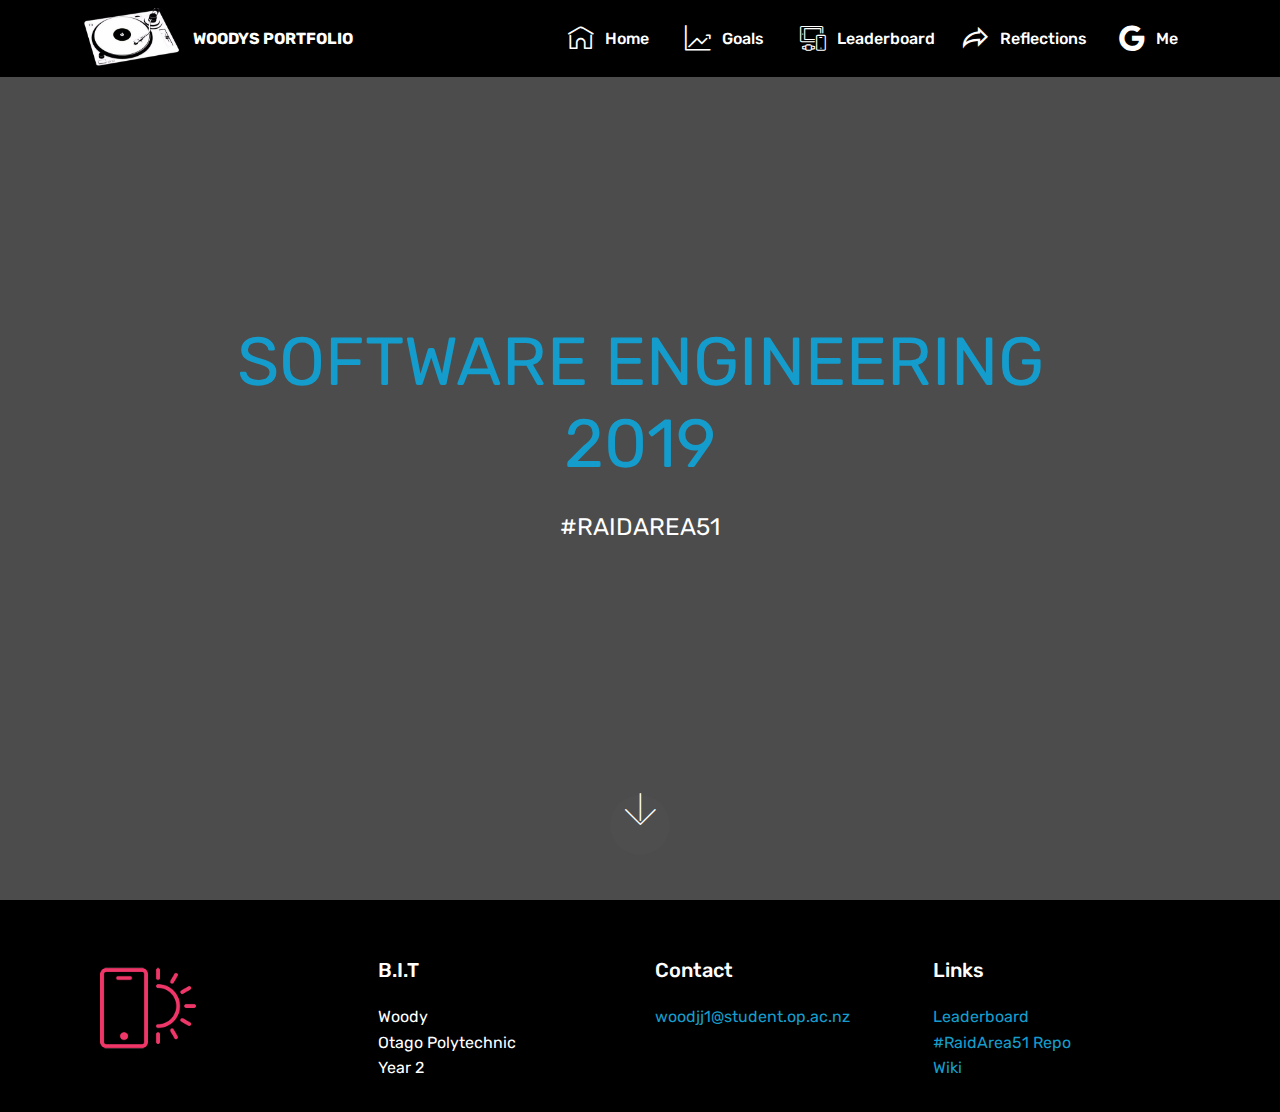
<file: index.html>
<!DOCTYPE html>
<html  >
<head>
  <!-- Site made with Mobirise Website Builder v4.11.4, https://mobirise.com -->
  <meta charset="UTF-8">
  <meta http-equiv="X-UA-Compatible" content="IE=edge">
  <meta name="generator" content="Mobirise v4.11.4, mobirise.com">
  <meta name="viewport" content="width=device-width, initial-scale=1, minimum-scale=1">
  <link rel="shortcut icon" href="assets/images/mbr-318x215.jpeg" type="image/x-icon">
  <meta name="description" content="Software Engineering 2019">
  
  <title>Home</title>
  <link rel="stylesheet" href="assets/web/assets/mobirise-icons2/mobirise2.css">
  <link rel="stylesheet" href="assets/web/assets/mobirise-icons/mobirise-icons.css">
  <link rel="stylesheet" href="assets/web/assets/mobirise-icons-bold/mobirise-icons-bold.css">
  <link rel="stylesheet" href="assets/bootstrap/css/bootstrap.min.css">
  <link rel="stylesheet" href="assets/bootstrap/css/bootstrap-grid.min.css">
  <link rel="stylesheet" href="assets/bootstrap/css/bootstrap-reboot.min.css">
  <link rel="stylesheet" href="assets/tether/tether.min.css">
  <link rel="stylesheet" href="assets/socicon/css/styles.css">
  <link rel="stylesheet" href="assets/dropdown/css/style.css">
  <link rel="stylesheet" href="assets/theme/css/style.css">
  <link rel="preload" as="style" href="assets/mobirise/css/mbr-additional.css"><link rel="stylesheet" href="assets/mobirise/css/mbr-additional.css" type="text/css">
  
  
  
</head>
<body>
  <section class="menu cid-qTkzRZLJNu" once="menu" id="menu1-0">

    

    <nav class="navbar navbar-expand beta-menu navbar-dropdown align-items-center navbar-fixed-top navbar-toggleable-sm">
        <button class="navbar-toggler navbar-toggler-right" type="button" data-toggle="collapse" data-target="#navbarSupportedContent" aria-controls="navbarSupportedContent" aria-expanded="false" aria-label="Toggle navigation">
            <div class="hamburger">
                <span></span>
                <span></span>
                <span></span>
                <span></span>
            </div>
        </button>
        <div class="menu-logo">
            <div class="navbar-brand">
                <span class="navbar-logo">
                    <a href="https://mobirise.com">
                         <img src="assets/images/mbr-318x215.jpeg" alt="Mobirise" title="" style="height: 3.8rem;">
                    </a>
                </span>
                <span class="navbar-caption-wrap"><a class="navbar-caption text-white display-7" href="index.html">WOODYS PORTFOLIO</a></span>
            </div>
        </div>
        <div class="collapse navbar-collapse" id="navbarSupportedContent">
            <ul class="navbar-nav nav-dropdown nav-right" data-app-modern-menu="true"><li class="nav-item">
                    <a class="nav-link link text-white display-7" href="https://mobirise.com">
                        </a>
                </li>
                <li class="nav-item">
                    <a class="nav-link link text-white display-7" href="index.html"><span class="mbrib-home mbr-iconfont mbr-iconfont-btn"></span>
                        Home &nbsp; &nbsp;</a>
                </li><li class="nav-item"><a class="nav-link link text-white display-7" href="goals.html"><span class="mbrib-growing-chart mbr-iconfont mbr-iconfont-btn"></span>
                        Goals &nbsp; &nbsp;</a></li><li class="nav-item"><a class="nav-link link text-white display-7" href="project.html"><span class="mbri-devices mbr-iconfont mbr-iconfont-btn"></span>Leaderboard &nbsp;</a></li><li class="nav-item"><a class="nav-link link text-white display-7" href="reflections.html"><span class="mobi-mbri mobi-mbri-share mbr-iconfont mbr-iconfont-btn"></span>Reflections &nbsp;&nbsp;</a></li><li class="nav-item"><a class="nav-link link text-white display-7" href="aboutme.html"><span class="socicon socicon-google mbr-iconfont mbr-iconfont-btn"></span>
                        Me &nbsp;&nbsp;</a></li></ul>
            
        </div>
    </nav>
</section>

<section class="engine"><a href="https://mobirise.info/z">best html templates</a></section><section class="header6 cid-rDUcacoDVI mbr-fullscreen mbr-parallax-background" id="header6-a">

    

    <div class="mbr-overlay" style="opacity: 0.8; background-color: rgb(35, 35, 35);">
    </div>

    <div class="container">
        <div class="row justify-content-md-center">
            <div class="mbr-white col-md-10">
                <h1 class="mbr-section-title align-center mbr-bold pb-3 mbr-fonts-style display-1">
                    <a href="project.html">SOFTWARE&nbsp;ENGINEERING 2019</a></h1>
                <p class="mbr-text align-center pb-3 mbr-fonts-style display-5">
                    #RAIDAREA51</p>
                
            </div>
        </div>
    </div>

    <div class="mbr-arrow hidden-sm-down" aria-hidden="true">
        <a href="#next">
            <i class="mbri-down mbr-iconfont"></i>
        </a>
    </div>
</section>

<section class="cid-rG4pLtGPSO" id="footer1-b">

    

    

    <div class="container">
        <div class="media-container-row content text-white">
            <div class="col-12 col-md-3">
                <div class="media-wrap">
                    <a href="https://mobirise.co/">
                        <img src="assets/images/logo2.png" alt="Mobirise">
                    </a>
                </div>
            </div>
            <div class="col-12 col-md-3 mbr-fonts-style display-7">
                <h5 class="pb-3">B.I.T</h5>
                <p class="mbr-text">Woody<br>Otago Polytechnic<br>Year 2</p>
            </div>
            <div class="col-12 col-md-3 mbr-fonts-style display-7">
                <h5 class="pb-3">
                    Contact</h5>
                <p class="mbr-text"><a href="mailto:woodjj1@student.op.ac.nz">woodjj1@student.op.ac.nz</a><br></p>
            </div>
            <div class="col-12 col-md-3 mbr-fonts-style display-7">
                <h5 class="pb-3">
                    Links
                </h5>
                <p class="mbr-text"><a href="http://mariadb.ict.op.ac.nz/~se19s2_06/op-stats-raidarea51/public/   " target="_blank">Leaderboard</a><br><a href="https://github.com/SoftEnOP/op-stats-raidarea51 " target="_blank">#RaidArea51 Repo&nbsp;</a><br><a href="https://github.com/SoftEnOP/op-stats-raidarea51/wiki" target="_blank">Wiki</a></p>
            </div>
        </div>
        
    </div>
</section>


  <script src="assets/web/assets/jquery/jquery.min.js"></script>
  <script src="assets/popper/popper.min.js"></script>
  <script src="assets/bootstrap/js/bootstrap.min.js"></script>
  <script src="assets/tether/tether.min.js"></script>
  <script src="assets/touchswipe/jquery.touch-swipe.min.js"></script>
  <script src="assets/parallax/jarallax.min.js"></script>
  <script src="assets/smoothscroll/smooth-scroll.js"></script>
  <script src="assets/dropdown/js/nav-dropdown.js"></script>
  <script src="assets/dropdown/js/navbar-dropdown.js"></script>
  <script src="assets/theme/js/script.js"></script>
  
  
</body>
</html>
</file>
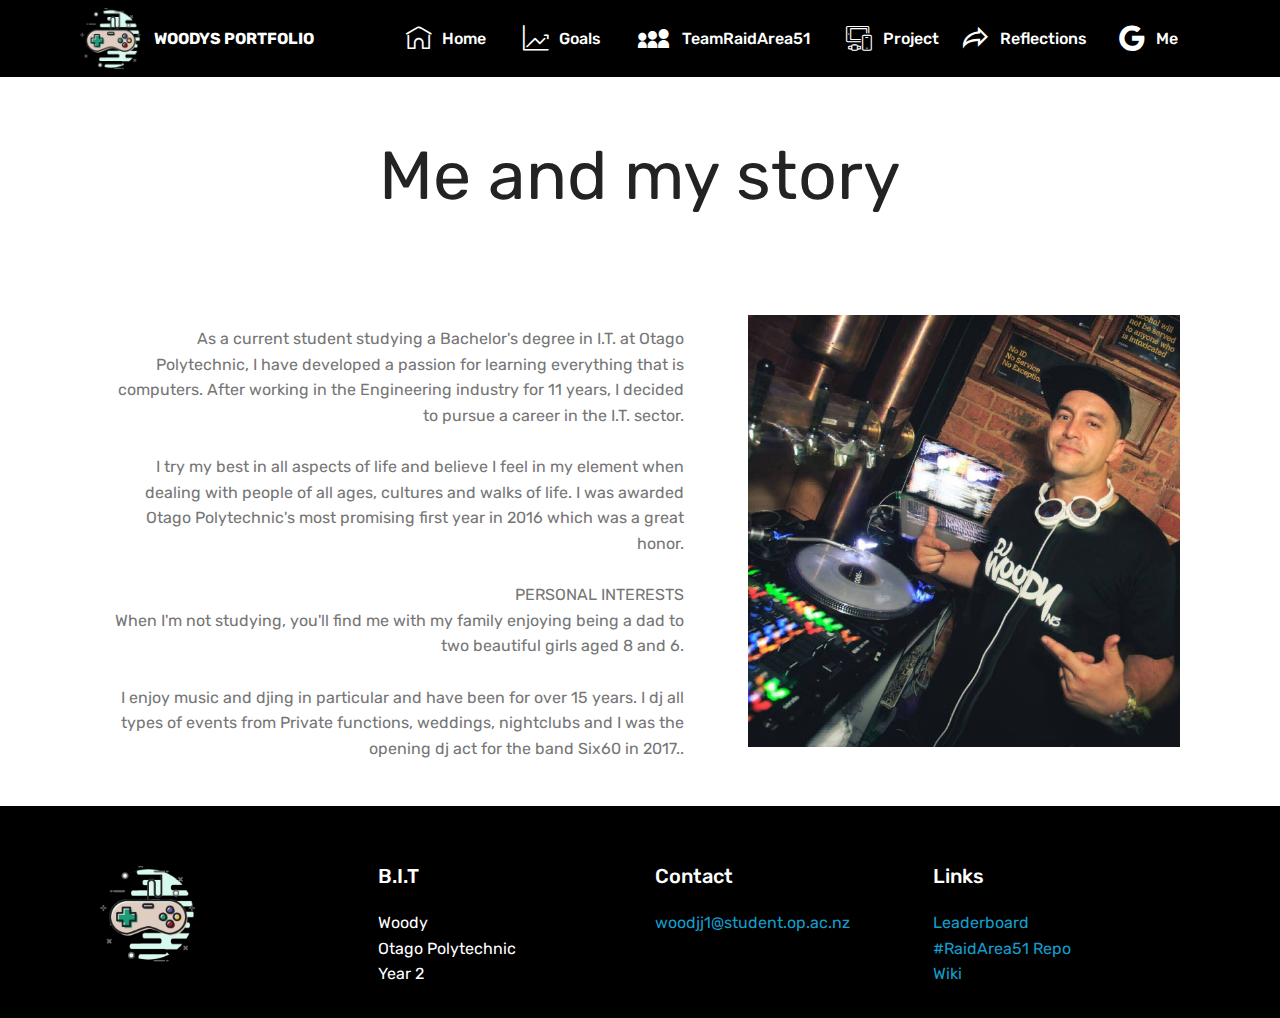
<file: aboutme.html>
<!DOCTYPE html>
<html  >
<head>
  <!-- Site made with Mobirise Website Builder v4.11.4, https://mobirise.com -->
  <meta charset="UTF-8">
  <meta http-equiv="X-UA-Compatible" content="IE=edge">
  <meta name="generator" content="Mobirise v4.11.4, mobirise.com">
  <meta name="viewport" content="width=device-width, initial-scale=1, minimum-scale=1">
  <link rel="shortcut icon" href="assets/images/image-200x200.png" type="image/x-icon">
  <meta name="description" content="About Woody">
  
  <title>About Me</title>
  <link rel="stylesheet" href="assets/web/assets/mobirise-icons2/mobirise2.css">
  <link rel="stylesheet" href="assets/web/assets/mobirise-icons/mobirise-icons.css">
  <link rel="stylesheet" href="assets/web/assets/mobirise-icons-bold/mobirise-icons-bold.css">
  <link rel="stylesheet" href="assets/bootstrap/css/bootstrap.min.css">
  <link rel="stylesheet" href="assets/bootstrap/css/bootstrap-grid.min.css">
  <link rel="stylesheet" href="assets/bootstrap/css/bootstrap-reboot.min.css">
  <link rel="stylesheet" href="assets/tether/tether.min.css">
  <link rel="stylesheet" href="assets/socicon/css/styles.css">
  <link rel="stylesheet" href="assets/dropdown/css/style.css">
  <link rel="stylesheet" href="assets/theme/css/style.css">
  <link rel="preload" as="style" href="assets/mobirise/css/mbr-additional.css"><link rel="stylesheet" href="assets/mobirise/css/mbr-additional.css" type="text/css">
  
  
  
</head>
<body>
  <section class="menu cid-qTkzRZLJNu" once="menu" id="menu1-6">

    

    <nav class="navbar navbar-expand beta-menu navbar-dropdown align-items-center navbar-fixed-top navbar-toggleable-sm">
        <button class="navbar-toggler navbar-toggler-right" type="button" data-toggle="collapse" data-target="#navbarSupportedContent" aria-controls="navbarSupportedContent" aria-expanded="false" aria-label="Toggle navigation">
            <div class="hamburger">
                <span></span>
                <span></span>
                <span></span>
                <span></span>
            </div>
        </button>
        <div class="menu-logo">
            <div class="navbar-brand">
                <span class="navbar-logo">
                    <a href="http://mariadb.ict.op.ac.nz/~se19s2_06/op-stats-raidarea51/public/" target="_blank">
                         <img src="assets/images/image-200x200.png" alt="Mobirise" title="" style="height: 3.8rem;">
                    </a>
                </span>
                <span class="navbar-caption-wrap"><a class="navbar-caption text-white display-7" href="index.html">WOODYS PORTFOLIO</a></span>
            </div>
        </div>
        <div class="collapse navbar-collapse" id="navbarSupportedContent">
            <ul class="navbar-nav nav-dropdown nav-right" data-app-modern-menu="true"><li class="nav-item">
                    <a class="nav-link link text-white display-7" href="https://mobirise.com">
                        </a>
                </li>
                <li class="nav-item">
                    <a class="nav-link link text-white display-7" href="index.html"><span class="mbrib-home mbr-iconfont mbr-iconfont-btn"></span>
                        Home &nbsp; &nbsp;</a>
                </li><li class="nav-item"><a class="nav-link link text-white display-7" href="goals.html"><span class="mbrib-growing-chart mbr-iconfont mbr-iconfont-btn"></span>
                        Goals &nbsp; &nbsp;</a></li><li class="nav-item"><a class="nav-link link text-white display-7" href="teamraidarea51.html"><span class="socicon socicon-myspace mbr-iconfont mbr-iconfont-btn" style="font-size: 31px;"></span>
                        TeamRaidArea51 &nbsp; &nbsp;</a></li><li class="nav-item"><a class="nav-link link text-white display-7" href="project.html"><span class="mbri-devices mbr-iconfont mbr-iconfont-btn"></span>Project&nbsp;</a></li><li class="nav-item"><a class="nav-link link text-white display-7" href="reflections.html"><span class="mobi-mbri mobi-mbri-share mbr-iconfont mbr-iconfont-btn"></span>Reflections &nbsp;&nbsp;</a></li><li class="nav-item"><a class="nav-link link text-white display-7" href="aboutme.html"><span class="socicon socicon-google mbr-iconfont mbr-iconfont-btn"></span>
                        Me &nbsp;&nbsp;</a></li></ul>
            
        </div>
    </nav>
</section>

<section class="engine"><a href="https://mobirise.info/h">create your own web page for free</a></section><section class="header1 cid-rGIGwTKXGK" id="header16-n">

    

    

    <div class="container">
        <div class="row justify-content-md-center">
            <div class="col-md-10 align-center">
                <h1 class="mbr-section-title mbr-bold pb-3 mbr-fonts-style display-1"><span style="font-weight: normal;">Me and my story</span></h1>
                
                
                
            </div>
        </div>
    </div>

</section>

<section class="mbr-section content7 cid-rGIFLIOeNA" id="content7-m">
          
    

    <div class="container">
        <div class="media-container-row">
            <div class="col-12 col-md-12">
                <div class="media-container-row">
                    <div class="media-content">
                        <div class="mbr-section-text">
                            <p class="mbr-text align-right mb-0 mbr-fonts-style display-7"><br>As a current student studying a Bachelor's degree in I.T. at Otago Polytechnic, I have developed a passion for learning everything that is computers.  After working in the Engineering industry for 11 years, I decided to pursue a career in the I.T. sector.
<br>
<br>I try my best in all aspects of life and believe I feel in my element when dealing with people of all ages, cultures and walks of life.  I was awarded Otago Polytechnic's most promising first year in 2016 which was a great honor.
<br>
<br>PERSONAL INTERESTS
<br>When I'm not studying, you'll find me with my family enjoying being a dad to two beautiful girls aged 8 and 6.
<br>
<br>I enjoy music and djing in particular and have been for over 15 years. I dj all types of events from Private functions, weddings, nightclubs and I was the opening dj act for the band Six60 in 2017..
                            </p>
                        </div>
                    </div>
                    <div class="mbr-figure" style="width: 80%;">
                     <img src="assets/images/aboutme-1282x1282.jpg" alt="Mobirise" title="">  
                    </div>
                </div>
            </div>
        </div>
    </div>
</section>

<section class="cid-rGIwYV6ciC" id="footer1-a">

    

    

    <div class="container">
        <div class="media-container-row content text-white">
            <div class="col-12 col-md-3">
                <div class="media-wrap">
                    <a href="http://mariadb.ict.op.ac.nz/~se19s2_06/op-stats-raidarea51/public/">
                        <img src="assets/images/image-192x192.png" alt="Mobirise" title="">
                    </a>
                </div>
            </div>
            <div class="col-12 col-md-3 mbr-fonts-style display-7">
                <h5 class="pb-3">B.I.T</h5>
                <p class="mbr-text">Woody<br>Otago Polytechnic<br>Year 2</p>
            </div>
            <div class="col-12 col-md-3 mbr-fonts-style display-7">
                <h5 class="pb-3">
                    Contact</h5>
                <p class="mbr-text"><a href="mailto:woodjj1@student.op.ac.nz">woodjj1@student.op.ac.nz</a><br></p>
            </div>
            <div class="col-12 col-md-3 mbr-fonts-style display-7">
                <h5 class="pb-3">
                    Links
                </h5>
                <p class="mbr-text"><a href="http://mariadb.ict.op.ac.nz/~se19s2_06/op-stats-raidarea51/public/   " target="_blank">Leaderboard</a><br><a href="https://github.com/SoftEnOP/op-stats-raidarea51 " target="_blank">#RaidArea51 Repo&nbsp;</a><br><a href="https://github.com/SoftEnOP/op-stats-raidarea51/wiki" target="_blank">Wiki</a></p>
            </div>
        </div>
        
    </div>
</section>


  <script src="assets/web/assets/jquery/jquery.min.js"></script>
  <script src="assets/popper/popper.min.js"></script>
  <script src="assets/bootstrap/js/bootstrap.min.js"></script>
  <script src="assets/tether/tether.min.js"></script>
  <script src="assets/touchswipe/jquery.touch-swipe.min.js"></script>
  <script src="assets/smoothscroll/smooth-scroll.js"></script>
  <script src="assets/dropdown/js/nav-dropdown.js"></script>
  <script src="assets/dropdown/js/navbar-dropdown.js"></script>
  <script src="assets/theme/js/script.js"></script>
  
  
</body>
</html>
</file>
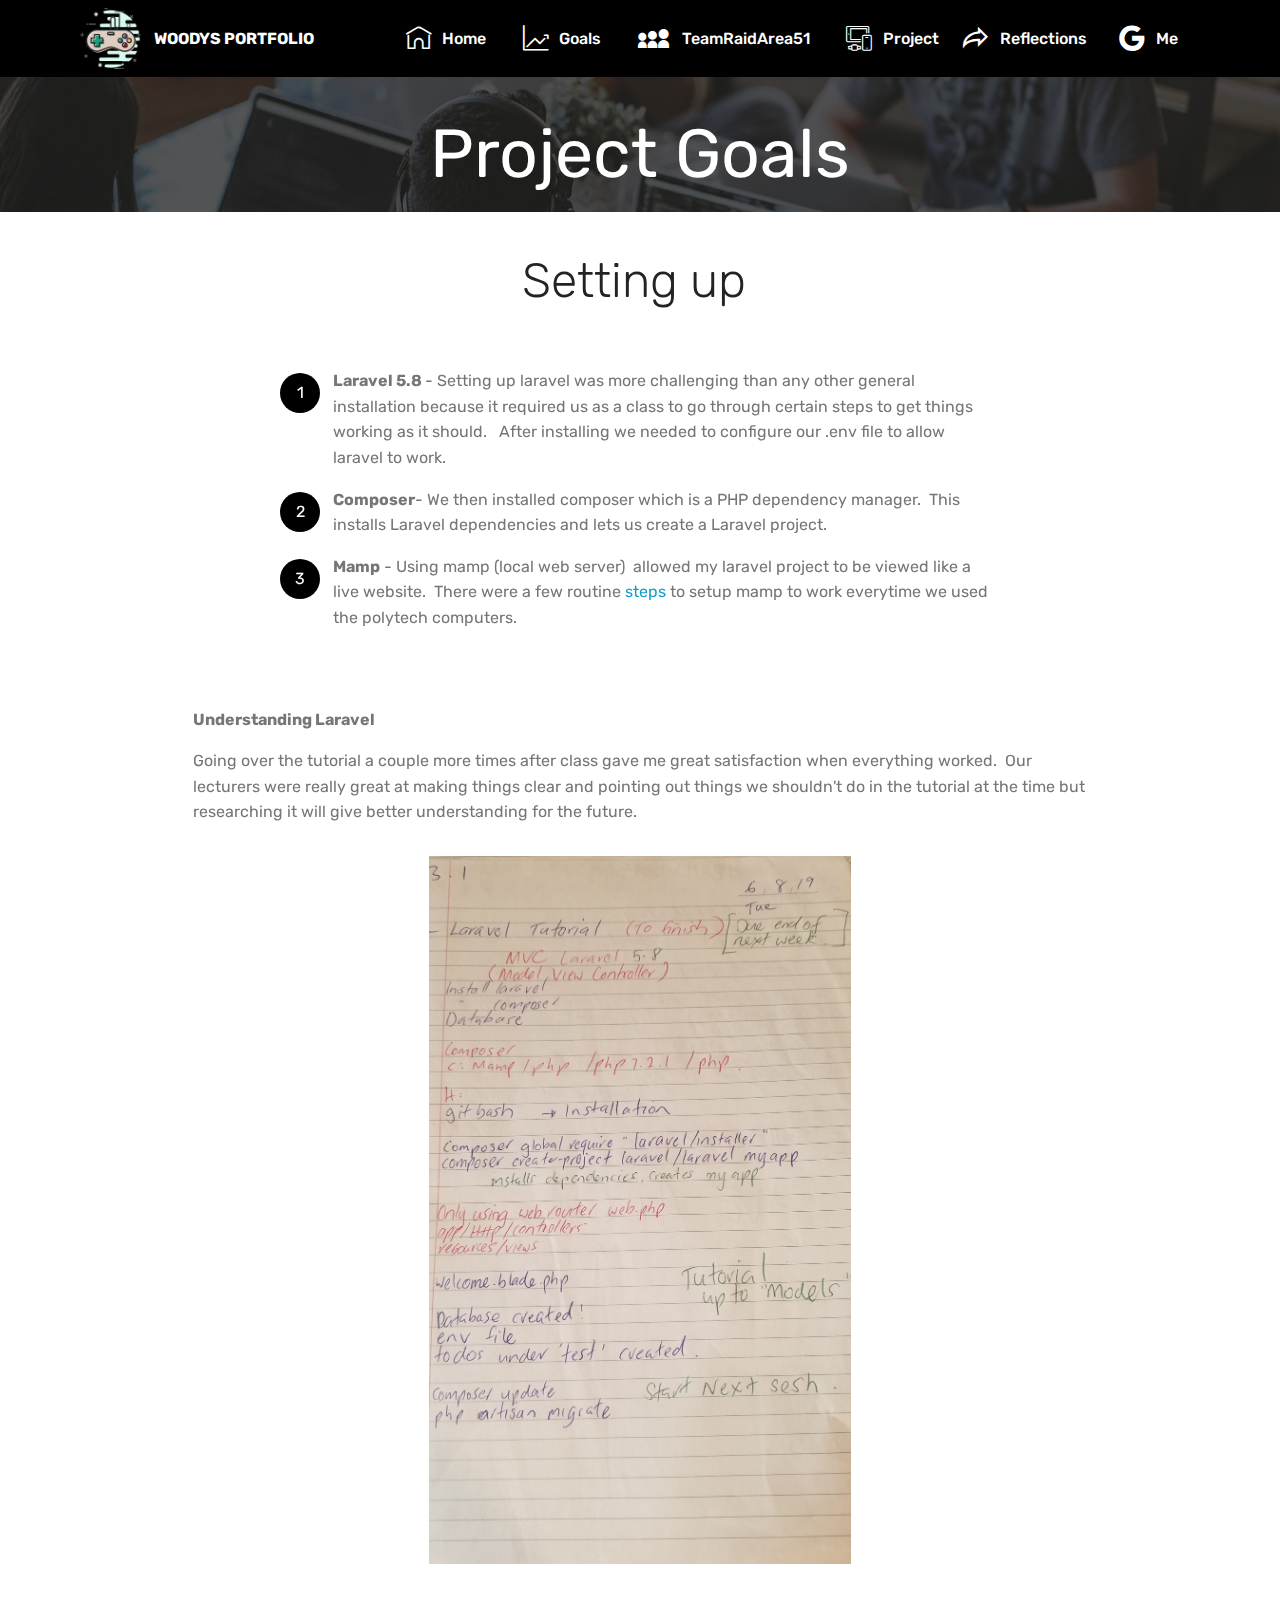
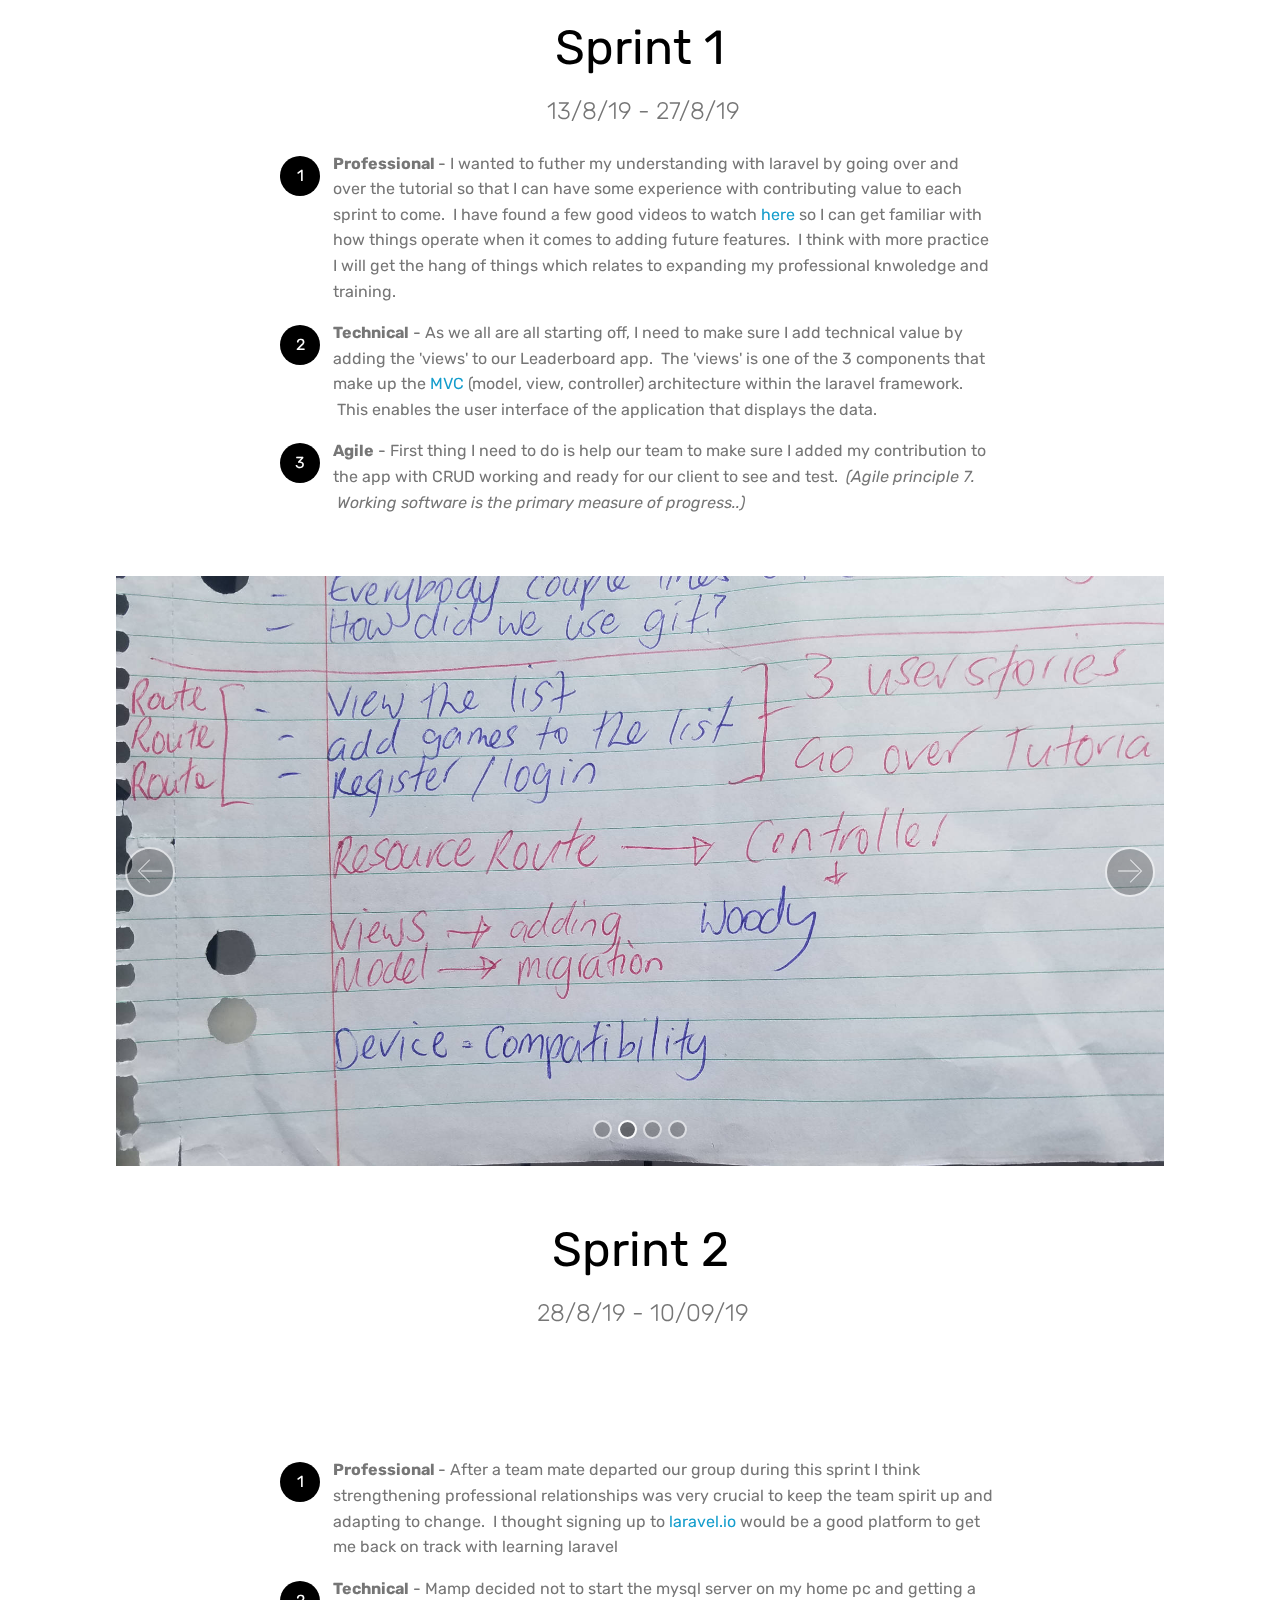
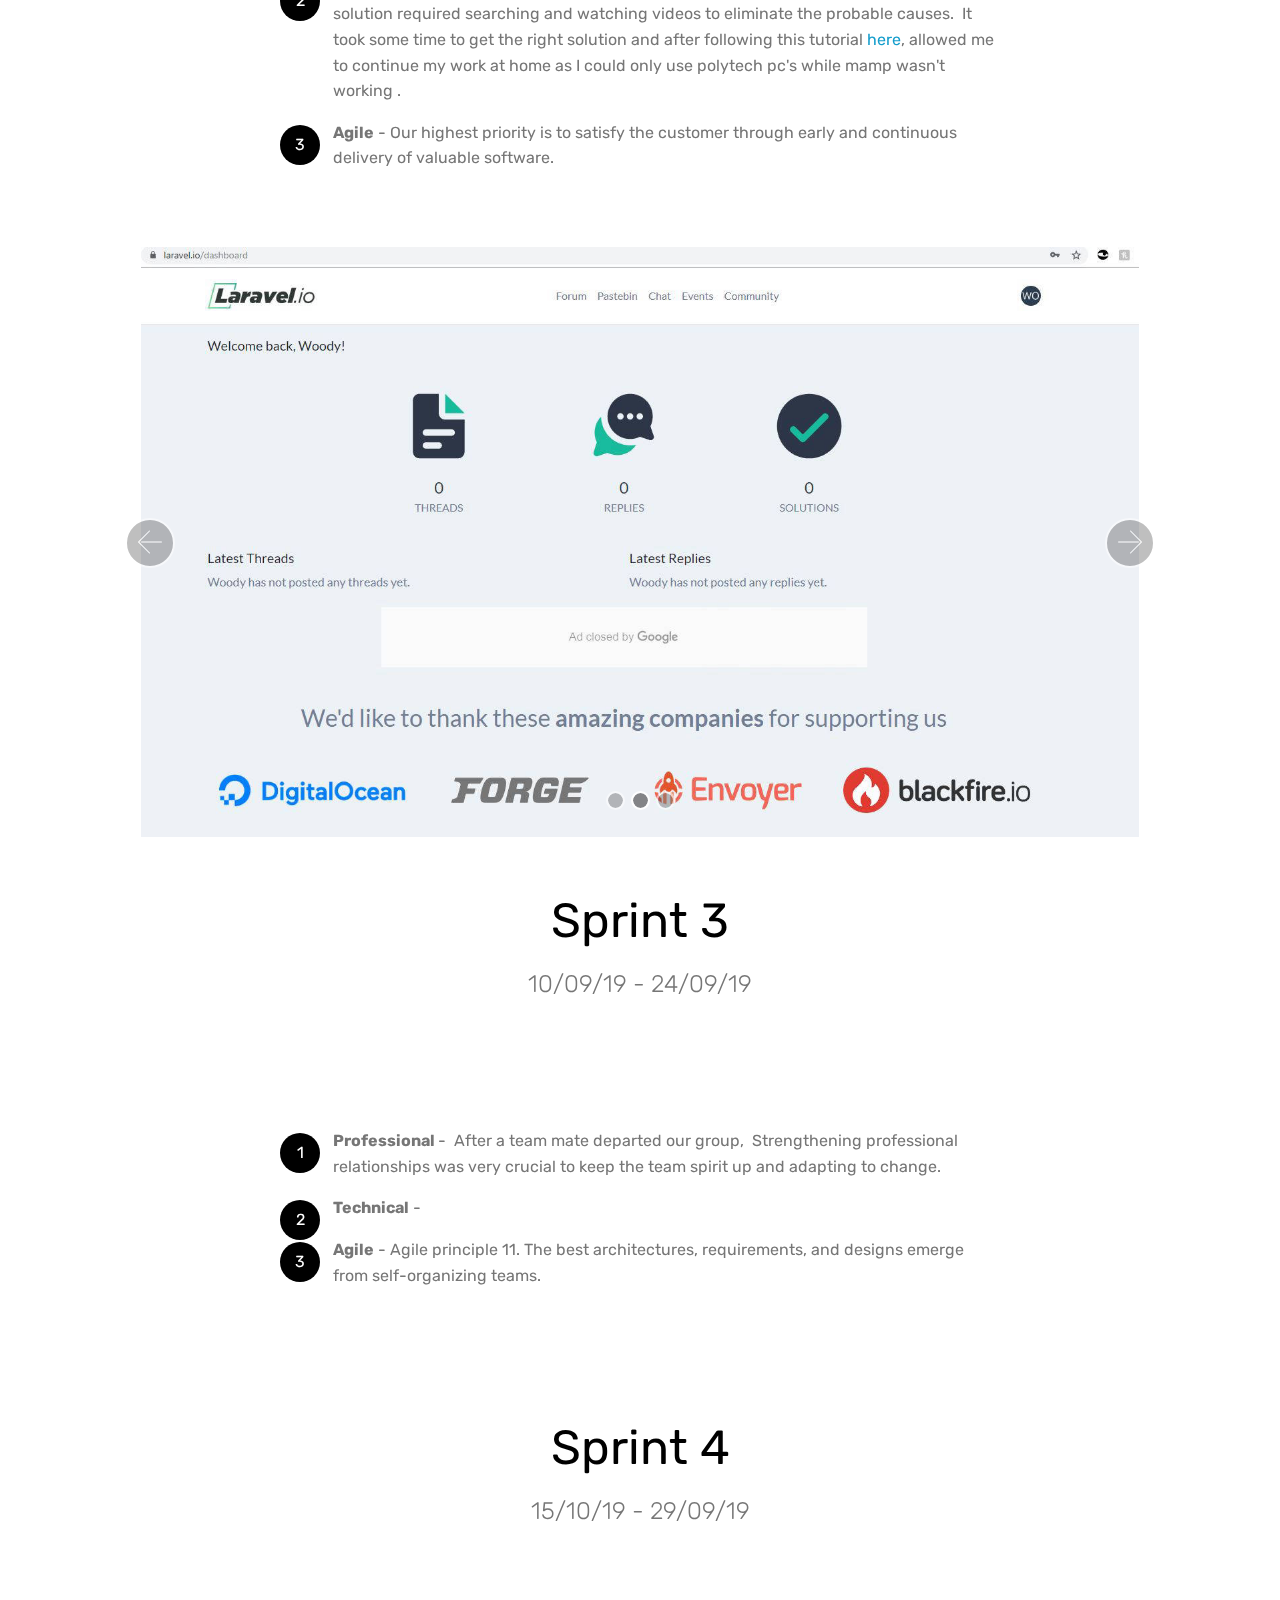
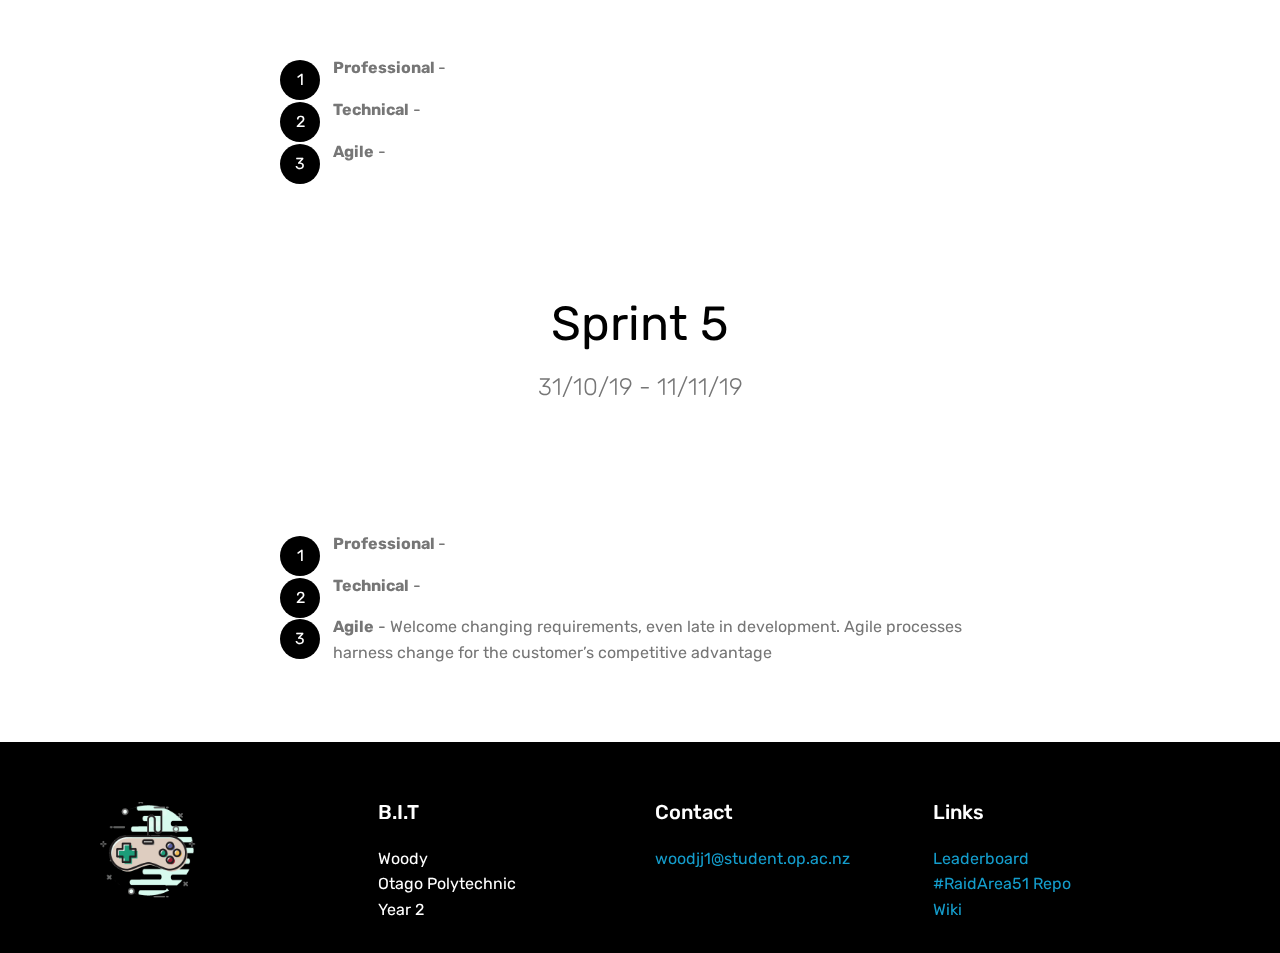
<file: goals.html>
<!DOCTYPE html>
<html  >
<head>
  <!-- Site made with Mobirise Website Builder v4.11.4, https://mobirise.com -->
  <meta charset="UTF-8">
  <meta http-equiv="X-UA-Compatible" content="IE=edge">
  <meta name="generator" content="Mobirise v4.11.4, mobirise.com">
  <meta name="viewport" content="width=device-width, initial-scale=1, minimum-scale=1">
  <link rel="shortcut icon" href="assets/images/image-200x200.png" type="image/x-icon">
  <meta name="description" content="Software Engineering 2019 Project Goals">
  
  <title>Goals</title>
  <link rel="stylesheet" href="assets/web/assets/mobirise-icons2/mobirise2.css">
  <link rel="stylesheet" href="assets/web/assets/mobirise-icons-bold/mobirise-icons-bold.css">
  <link rel="stylesheet" href="assets/web/assets/mobirise-icons/mobirise-icons.css">
  <link rel="stylesheet" href="assets/bootstrap/css/bootstrap.min.css">
  <link rel="stylesheet" href="assets/bootstrap/css/bootstrap-grid.min.css">
  <link rel="stylesheet" href="assets/bootstrap/css/bootstrap-reboot.min.css">
  <link rel="stylesheet" href="assets/dropdown/css/style.css">
  <link rel="stylesheet" href="assets/tether/tether.min.css">
  <link rel="stylesheet" href="assets/socicon/css/styles.css">
  <link rel="stylesheet" href="assets/theme/css/style.css">
  <link rel="preload" as="style" href="assets/mobirise/css/mbr-additional.css"><link rel="stylesheet" href="assets/mobirise/css/mbr-additional.css" type="text/css">
  
  
  
</head>
<body>
  <section class="menu cid-qTkzRZLJNu" once="menu" id="menu1-3">

    

    <nav class="navbar navbar-expand beta-menu navbar-dropdown align-items-center navbar-fixed-top navbar-toggleable-sm">
        <button class="navbar-toggler navbar-toggler-right" type="button" data-toggle="collapse" data-target="#navbarSupportedContent" aria-controls="navbarSupportedContent" aria-expanded="false" aria-label="Toggle navigation">
            <div class="hamburger">
                <span></span>
                <span></span>
                <span></span>
                <span></span>
            </div>
        </button>
        <div class="menu-logo">
            <div class="navbar-brand">
                <span class="navbar-logo">
                    <a href="http://mariadb.ict.op.ac.nz/~se19s2_06/op-stats-raidarea51/public/" target="_blank">
                         <img src="assets/images/image-200x200.png" alt="Mobirise" title="" style="height: 3.8rem;">
                    </a>
                </span>
                <span class="navbar-caption-wrap"><a class="navbar-caption text-white display-7" href="index.html">WOODYS PORTFOLIO</a></span>
            </div>
        </div>
        <div class="collapse navbar-collapse" id="navbarSupportedContent">
            <ul class="navbar-nav nav-dropdown nav-right" data-app-modern-menu="true"><li class="nav-item">
                    <a class="nav-link link text-white display-7" href="https://mobirise.com">
                        </a>
                </li>
                <li class="nav-item">
                    <a class="nav-link link text-white display-7" href="index.html"><span class="mbrib-home mbr-iconfont mbr-iconfont-btn"></span>
                        Home &nbsp; &nbsp;</a>
                </li><li class="nav-item"><a class="nav-link link text-white display-7" href="goals.html"><span class="mbrib-growing-chart mbr-iconfont mbr-iconfont-btn"></span>
                        Goals &nbsp; &nbsp;</a></li><li class="nav-item"><a class="nav-link link text-white display-7" href="teamraidarea51.html"><span class="socicon socicon-myspace mbr-iconfont mbr-iconfont-btn" style="font-size: 31px;"></span>
                        TeamRaidArea51 &nbsp; &nbsp;</a></li><li class="nav-item"><a class="nav-link link text-white display-7" href="project.html"><span class="mbri-devices mbr-iconfont mbr-iconfont-btn"></span>Project&nbsp;</a></li><li class="nav-item"><a class="nav-link link text-white display-7" href="reflections.html"><span class="mobi-mbri mobi-mbri-share mbr-iconfont mbr-iconfont-btn"></span>Reflections &nbsp;&nbsp;</a></li><li class="nav-item"><a class="nav-link link text-white display-7" href="aboutme.html"><span class="socicon socicon-google mbr-iconfont mbr-iconfont-btn"></span>
                        Me &nbsp;&nbsp;</a></li></ul>
            
        </div>
    </nav>
</section>

<section class="engine"><a href="https://mobirise.info/t">amp template</a></section><section class="mbr-section content5 cid-rE0l3izmgE mbr-parallax-background" id="content5-j">

    

    <div class="mbr-overlay" style="opacity: 0.7; background-color: rgb(35, 35, 35);">
    </div>

    <div class="container">
        <div class="media-container-row">
            <div class="title col-12 col-md-8">
                <h2 class="align-center mbr-bold mbr-white pb-3 mbr-fonts-style display-1"><span style="font-weight: normal;">
                    Project Goals</span></h2>
                
                
                
            </div>
        </div>
    </div>
</section>

<section class="mbr-section content4 cid-rH13T41vgS" id="content4-27">

    

    <div class="container">
        <div class="media-container-row">
            <div class="title col-12 col-md-8">
                <h2 class="align-center pb-3 mbr-fonts-style display-2">Setting up&nbsp;</h2>
                <h3 class="mbr-section-subtitle align-center mbr-light mbr-fonts-style display-5">&nbsp;</h3>
                
            </div>
        </div>
    </div>
</section>

<section class="mbr-section article content11 cid-rH14NT7LlD" id="content11-28">
     

    <div class="container">
        <div class="media-container-row">
            <div class="mbr-text counter-container col-12 col-md-8 mbr-fonts-style display-7">
                <ol>
                    <li><strong>Laravel 5.8&nbsp;</strong>- Setting up laravel was more challenging than any other general installation because it required us as a class to go through certain steps to get things working as it should. &nbsp; After installing we needed to configure our .env file to allow laravel to work.&nbsp;</li>
                    <li><strong>Composer</strong>- We then installed composer which is a PHP dependency manager. &nbsp;This installs Laravel dependencies and lets us create a Laravel project.&nbsp;</li>
                    <li><strong>Mamp</strong> - Using mamp (local web server) &nbsp;allowed my laravel project to be viewed like a live website. &nbsp;There were a few routine <a href="https://github.com/SoftEnOP/op-stats-raidarea51/wiki" target="_blank">steps</a> to setup mamp to work everytime we used the polytech computers.</li>
                </ol>
            </div>
        </div>
    </div>
</section>

<section class="mbr-section article content1 cid-rH038N7LP8" id="content1-26">
    
     

    <div class="container">
        <div class="media-container-row">
            <div class="mbr-text col-12 mbr-fonts-style display-7 col-md-10"><p><strong>Understanding Laravel</strong></p><p>Going over the tutorial a couple more times after class gave me great satisfaction when everything worked. &nbsp;Our lecturers were really great at making things clear and pointing out things we shouldn't do in the tutorial at the time but researching it will give better understanding for the future.</p></div>
        </div>
    </div>
</section>

<section class="cid-rHnKT7Mz5o" id="image3-2b">

    

    <figure class="mbr-figure container">
            <div class="image-block" style="width: 38%;">
                <img src="assets/images/laraveltutorial-1776x2983.jpg" width="1400" alt="laravel tutorial Notes" title="Notes">
                
            </div>
    </figure>
</section>

<section class="mbr-section content4 cid-rE0ktOc0N2" id="content4-i">

    

    <div class="container">
        <div class="media-container-row">
            <div class="title col-12 col-md-8">
                <h2 class="align-center pb-3 mbr-fonts-style display-2"><a href="https://github.com/SoftEnOP/op-stats-raidarea51/projects/1" class="text-black">Sprint 1</a></h2>
                <h3 class="mbr-section-subtitle align-center mbr-light mbr-fonts-style display-5">&nbsp;13/8/19 - 27/8/19</h3>
                
            </div>
        </div>
    </div>
</section>

<section class="mbr-section article content11 cid-rE0j5btvsy" id="content11-a">
     

    <div class="container">
        <div class="media-container-row">
            <div class="mbr-text counter-container col-12 col-md-8 mbr-fonts-style display-7">
                <ol>
                    <li><strong>Professional&nbsp;</strong>- I wanted to futher my understanding with laravel by going over and over the tutorial so that I can have some experience with contributing value to each sprint to come. &nbsp;I have found a few good videos to watch <a href="https://www.youtube.com/watch?v=RBQVKTLsi8Y&list=PL8p2I9GklV45qSQg-9EhKoQiW1pYZbC8l" target="_blank">here</a>&nbsp;so I can get familiar with how things operate when it comes to adding future features. &nbsp;I think with more practice I will get the hang of things which relates to expanding my professional knwoledge and training. &nbsp;</li>
                    <li><strong>Technical</strong> - As we all are all starting off, I need to make sure I add technical value by adding the 'views' to our Leaderboard app. &nbsp;The 'views' is one of the 3 components that make up the <a href="https://www.tutorialsteacher.com/mvc/mvc-architecture" target="_blank">MVC</a>&nbsp;(model, view, controller) architecture within the laravel framework. &nbsp;This enables the user interface of the application that displays the data. &nbsp;&nbsp;</li>
                    <li><strong>Agile</strong> - First thing I need to do is help our team to make sure I added my contribution to the app with CRUD working and ready for our client to see and test. <em>&nbsp;(Agile principle 7. &nbsp;Working software is the primary measure of progress..)</em></li>
                </ol>
            </div>
        </div>
    </div>
</section>

<section class="carousel slide cid-rHourw82gD" data-interval="false" id="slider2-2i">

    
    <div class="container content-slider">
        <div class="content-slider-wrap">
            <div><div class="mbr-slider slide carousel" data-pause="true" data-keyboard="false" data-ride="carousel" data-interval="6000"><ol class="carousel-indicators"><li data-app-prevent-settings="" data-target="#slider2-2i" data-slide-to="0"></li><li data-app-prevent-settings="" data-target="#slider2-2i" class=" active" data-slide-to="1"></li><li data-app-prevent-settings="" data-target="#slider2-2i" data-slide-to="2"></li><li data-app-prevent-settings="" data-target="#slider2-2i" data-slide-to="3"></li></ol><div class="carousel-inner" role="listbox"><div class="carousel-item slider-fullscreen-image" data-bg-video-slide="false" style="background-image: url(assets/images/addviews1-2000x2335.jpg);"><div class="container container-slide"><div class="image_wrapper"><img src="assets/images/addviews1-2000x2335.jpg" alt="" title=""><div class="carousel-caption justify-content-center"><div class="col-10 align-center"></div></div></div></div></div><div class="carousel-item slider-fullscreen-image active" data-bg-video-slide="false" style="background-image: url(assets/images/addviews-2000x1125.jpg);"><div class="container container-slide"><div class="image_wrapper"><img src="assets/images/addviews-2000x1125.jpg" alt="" title=""><div class="carousel-caption justify-content-center"><div class="col-10 align-center"></div></div></div></div></div><div class="carousel-item slider-fullscreen-image" data-bg-video-slide="false" style="background-image: url(assets/images/sprint1commits-968x881.jpg);"><div class="container container-slide"><div class="image_wrapper"><img src="assets/images/sprint1commits-968x881.jpg" alt="" title=""><div class="carousel-caption justify-content-center"><div class="col-10 align-center"></div></div></div></div></div><div class="carousel-item slider-fullscreen-image" data-bg-video-slide="false" style="background-image: url(assets/images/viewgamescode-373x921.jpg);"><div class="container container-slide"><div class="image_wrapper"><img src="assets/images/viewgamescode-373x921.jpg" alt="" title=""><div class="carousel-caption justify-content-center"><div class="col-10 align-center"></div></div></div></div></div></div><a data-app-prevent-settings="" class="carousel-control carousel-control-prev" role="button" data-slide="prev" href="#slider2-2i"><span aria-hidden="true" class="mbri-left mbr-iconfont"></span><span class="sr-only">Previous</span></a><a data-app-prevent-settings="" class="carousel-control carousel-control-next" role="button" data-slide="next" href="#slider2-2i"><span aria-hidden="true" class="mbri-right mbr-iconfont"></span><span class="sr-only">Next</span></a></div></div> 
        </div>
    </div>
</section>

<section class="mbr-section content4 cid-rE0r8hdKVi" id="content4-u">

    

    <div class="container">
        <div class="media-container-row">
            <div class="title col-12 col-md-8">
                <h2 class="align-center pb-3 mbr-fonts-style display-2"><a href="https://github.com/SoftEnOP/op-stats-raidarea51/projects/2" target="_blank" class="text-black">Sprint 2</a></h2>
                <h3 class="mbr-section-subtitle align-center mbr-light mbr-fonts-style display-5">&nbsp;28/8/19 - 10/09/19</h3>
                
            </div>
        </div>
    </div>
</section>

<section class="mbr-section article content11 cid-rGICHuSyyN" id="content11-d">
     

    <div class="container">
        <div class="media-container-row">
            <div class="mbr-text counter-container col-12 col-md-8 mbr-fonts-style display-7">
                <ol>
                    <li><strong>Professional&nbsp;</strong>- After a team mate departed our group during this sprint I think strengthening professional relationships was very crucial to keep the team spirit up and adapting to change. &nbsp;I thought signing up to <a href="https://laravel.io" target="_blank">laravel.io</a> would be a good platform to get me back on track with learning laravel</li>
                    <li><strong>Technical</strong> - Mamp decided not to start the mysql server on my home pc and getting a solution required searching and watching videos to eliminate the probable causes. &nbsp;It took some time to get the right solution and after following this tutorial <a href="https://www.youtube.com/watch?v=smaXTuM5ooc" target="_blank">here</a>,&nbsp;allowed me to continue my work at home as I could only use polytech pc's while mamp wasn't working .</li>
                    <li><strong>Agile</strong> - Our highest priority is to satisfy the customer through early and continuous delivery of valuable software.</li>
                </ol>
            </div>
        </div>
    </div>
</section>

<section class="carousel slide cid-rHoH9xSNDy" data-interval="false" id="slider2-2j">

    
    <div class="container content-slider">
        <div class="content-slider-wrap">
            <div><div class="mbr-slider slide carousel" data-pause="true" data-keyboard="false" data-ride="carousel" data-interval="6000"><ol class="carousel-indicators"><li data-app-prevent-settings="" data-target="#slider2-2j" data-slide-to="0"></li><li data-app-prevent-settings="" data-target="#slider2-2j" class=" active" data-slide-to="1"></li><li data-app-prevent-settings="" data-target="#slider2-2j" data-slide-to="2"></li></ol><div class="carousel-inner" role="listbox"><div class="carousel-item slider-fullscreen-image" data-bg-video-slide="false" style="background-image: url(assets/images/sprint2-2000x1862.jpg);"><div class="container container-slide"><div class="image_wrapper"><img src="assets/images/sprint2-2000x1862.jpg" alt="" title=""><div class="carousel-caption justify-content-center"><div class="col-10 align-center"></div></div></div></div></div><div class="carousel-item slider-fullscreen-image active" data-bg-video-slide="false" style="background-image: url(assets/images/laravelio-1495x883.jpg);"><div class="container container-slide"><div class="image_wrapper"><img src="assets/images/laravelio-1495x883.jpg" alt="" title=""><div class="carousel-caption justify-content-center"><div class="col-10 align-center"></div></div></div></div></div><div class="carousel-item slider-fullscreen-image" data-bg-video-slide="false" style="background-image: url(assets/images/deployment-2000x2185.jpg);"><div class="container container-slide"><div class="image_wrapper"><img src="assets/images/deployment-2000x2185.jpg" alt="" title=""><div class="carousel-caption justify-content-center"><div class="col-10 align-center"></div></div></div></div></div></div><a data-app-prevent-settings="" class="carousel-control carousel-control-prev" role="button" data-slide="prev" href="#slider2-2j"><span aria-hidden="true" class="mbri-left mbr-iconfont"></span><span class="sr-only">Previous</span></a><a data-app-prevent-settings="" class="carousel-control carousel-control-next" role="button" data-slide="next" href="#slider2-2j"><span aria-hidden="true" class="mbri-right mbr-iconfont"></span><span class="sr-only">Next</span></a></div></div> 
        </div>
    </div>
</section>

<section class="mbr-section content4 cid-rE0r96W1ke" id="content4-v">

    

    <div class="container">
        <div class="media-container-row">
            <div class="title col-12 col-md-8">
                <h2 class="align-center pb-3 mbr-fonts-style display-2"><a href="https://github.com/SoftEnOP/op-stats-raidarea51/projects/3" target="_blank" class="text-black">Sprint 3</a></h2>
                <h3 class="mbr-section-subtitle align-center mbr-light mbr-fonts-style display-5">10/09/19 - 24/09/19</h3>
                
            </div>
        </div>
    </div>
</section>

<section class="mbr-section article content11 cid-rGICJEO767" id="content11-e">
     

    <div class="container">
        <div class="media-container-row">
            <div class="mbr-text counter-container col-12 col-md-8 mbr-fonts-style display-7">
                <ol>
                    <li><strong>Professional&nbsp;</strong>- &nbsp;After a team mate departed our group, &nbsp;Strengthening professional relationships was very crucial to keep the team spirit up and adapting to change. &nbsp;&nbsp;</li>
                    <li><strong>Technical</strong> -&nbsp;</li>
                    <li><strong>Agile</strong> - Agile principle 11. The best architectures, requirements, and designs emerge from self-organizing teams.</li>
                </ol>
            </div>
        </div>
    </div>
</section>

<section class="mbr-section content4 cid-rE0r9JxhbQ" id="content4-w">

    

    <div class="container">
        <div class="media-container-row">
            <div class="title col-12 col-md-8">
                <h2 class="align-center pb-3 mbr-fonts-style display-2"><a href="https://github.com/SoftEnOP/op-stats-raidarea51/projects/4" class="text-black">Sprint 4</a></h2>
                <h3 class="mbr-section-subtitle align-center mbr-light mbr-fonts-style display-5">15/10/19 - 29/09/19</h3>
                
            </div>
        </div>
    </div>
</section>

<section class="mbr-section article content11 cid-rGICLansEN" id="content11-g">
     

    <div class="container">
        <div class="media-container-row">
            <div class="mbr-text counter-container col-12 col-md-8 mbr-fonts-style display-7">
                <ol>
                    <li><strong>Professional&nbsp;</strong>-&nbsp;</li>
                    <li><strong>Technical</strong> -&nbsp;</li>
                    <li><strong>Agile</strong> -&nbsp;</li>
                </ol>
            </div>
        </div>
    </div>
</section>

<section class="mbr-section content4 cid-rE0radJ99U" id="content4-x">

    

    <div class="container">
        <div class="media-container-row">
            <div class="title col-12 col-md-8">
                <h2 class="align-center pb-3 mbr-fonts-style display-2"><a href="https://github.com/SoftEnOP/op-stats-raidarea51/projects/5" target="_blank" class="text-black">Sprint 5</a></h2>
                <h3 class="mbr-section-subtitle align-center mbr-light mbr-fonts-style display-5">31/10/19 - 11/11/19</h3>
                
            </div>
        </div>
    </div>
</section>

<section class="mbr-section article content11 cid-rGICM4uHHo" id="content11-h">
     

    <div class="container">
        <div class="media-container-row">
            <div class="mbr-text counter-container col-12 col-md-8 mbr-fonts-style display-7">
                <ol>
                    <li><strong>Professional&nbsp;</strong>-&nbsp;</li>
                    <li><strong>Technical</strong> -&nbsp;</li>
                    <li><strong>Agile</strong> - Welcome changing requirements, even late in development. Agile processes harness change for the customer’s competitive advantage</li>
                </ol>
            </div>
        </div>
    </div>
</section>

<section class="cid-rGIwMAEgj1" id="footer1-7">

    

    

    <div class="container">
        <div class="media-container-row content text-white">
            <div class="col-12 col-md-3">
                <div class="media-wrap">
                    <a href="http://mariadb.ict.op.ac.nz/~se19s2_06/op-stats-raidarea51/public/">
                        <img src="assets/images/image-192x192.png" alt="Mobirise" title="">
                    </a>
                </div>
            </div>
            <div class="col-12 col-md-3 mbr-fonts-style display-7">
                <h5 class="pb-3">B.I.T</h5>
                <p class="mbr-text">Woody<br>Otago Polytechnic<br>Year 2</p>
            </div>
            <div class="col-12 col-md-3 mbr-fonts-style display-7">
                <h5 class="pb-3">
                    Contact</h5>
                <p class="mbr-text"><a href="mailto:woodjj1@student.op.ac.nz">woodjj1@student.op.ac.nz</a><br></p>
            </div>
            <div class="col-12 col-md-3 mbr-fonts-style display-7">
                <h5 class="pb-3">
                    Links
                </h5>
                <p class="mbr-text"><a href="http://mariadb.ict.op.ac.nz/~se19s2_06/op-stats-raidarea51/public/   " target="_blank">Leaderboard</a><br><a href="https://github.com/SoftEnOP/op-stats-raidarea51 " target="_blank">#RaidArea51 Repo&nbsp;</a><br><a href="https://github.com/SoftEnOP/op-stats-raidarea51/wiki" target="_blank">Wiki</a></p>
            </div>
        </div>
        
    </div>
</section>


  <script src="assets/web/assets/jquery/jquery.min.js"></script>
  <script src="assets/popper/popper.min.js"></script>
  <script src="assets/bootstrap/js/bootstrap.min.js"></script>
  <script src="assets/dropdown/js/nav-dropdown.js"></script>
  <script src="assets/dropdown/js/navbar-dropdown.js"></script>
  <script src="assets/touchswipe/jquery.touch-swipe.min.js"></script>
  <script src="assets/tether/tether.min.js"></script>
  <script src="assets/ytplayer/jquery.mb.ytplayer.min.js"></script>
  <script src="assets/vimeoplayer/jquery.mb.vimeo_player.js"></script>
  <script src="assets/bootstrapcarouselswipe/bootstrap-carousel-swipe.js"></script>
  <script src="assets/smoothscroll/smooth-scroll.js"></script>
  <script src="assets/parallax/jarallax.min.js"></script>
  <script src="assets/theme/js/script.js"></script>
  <script src="assets/slidervideo/script.js"></script>
  
  
</body>
</html>
</file>
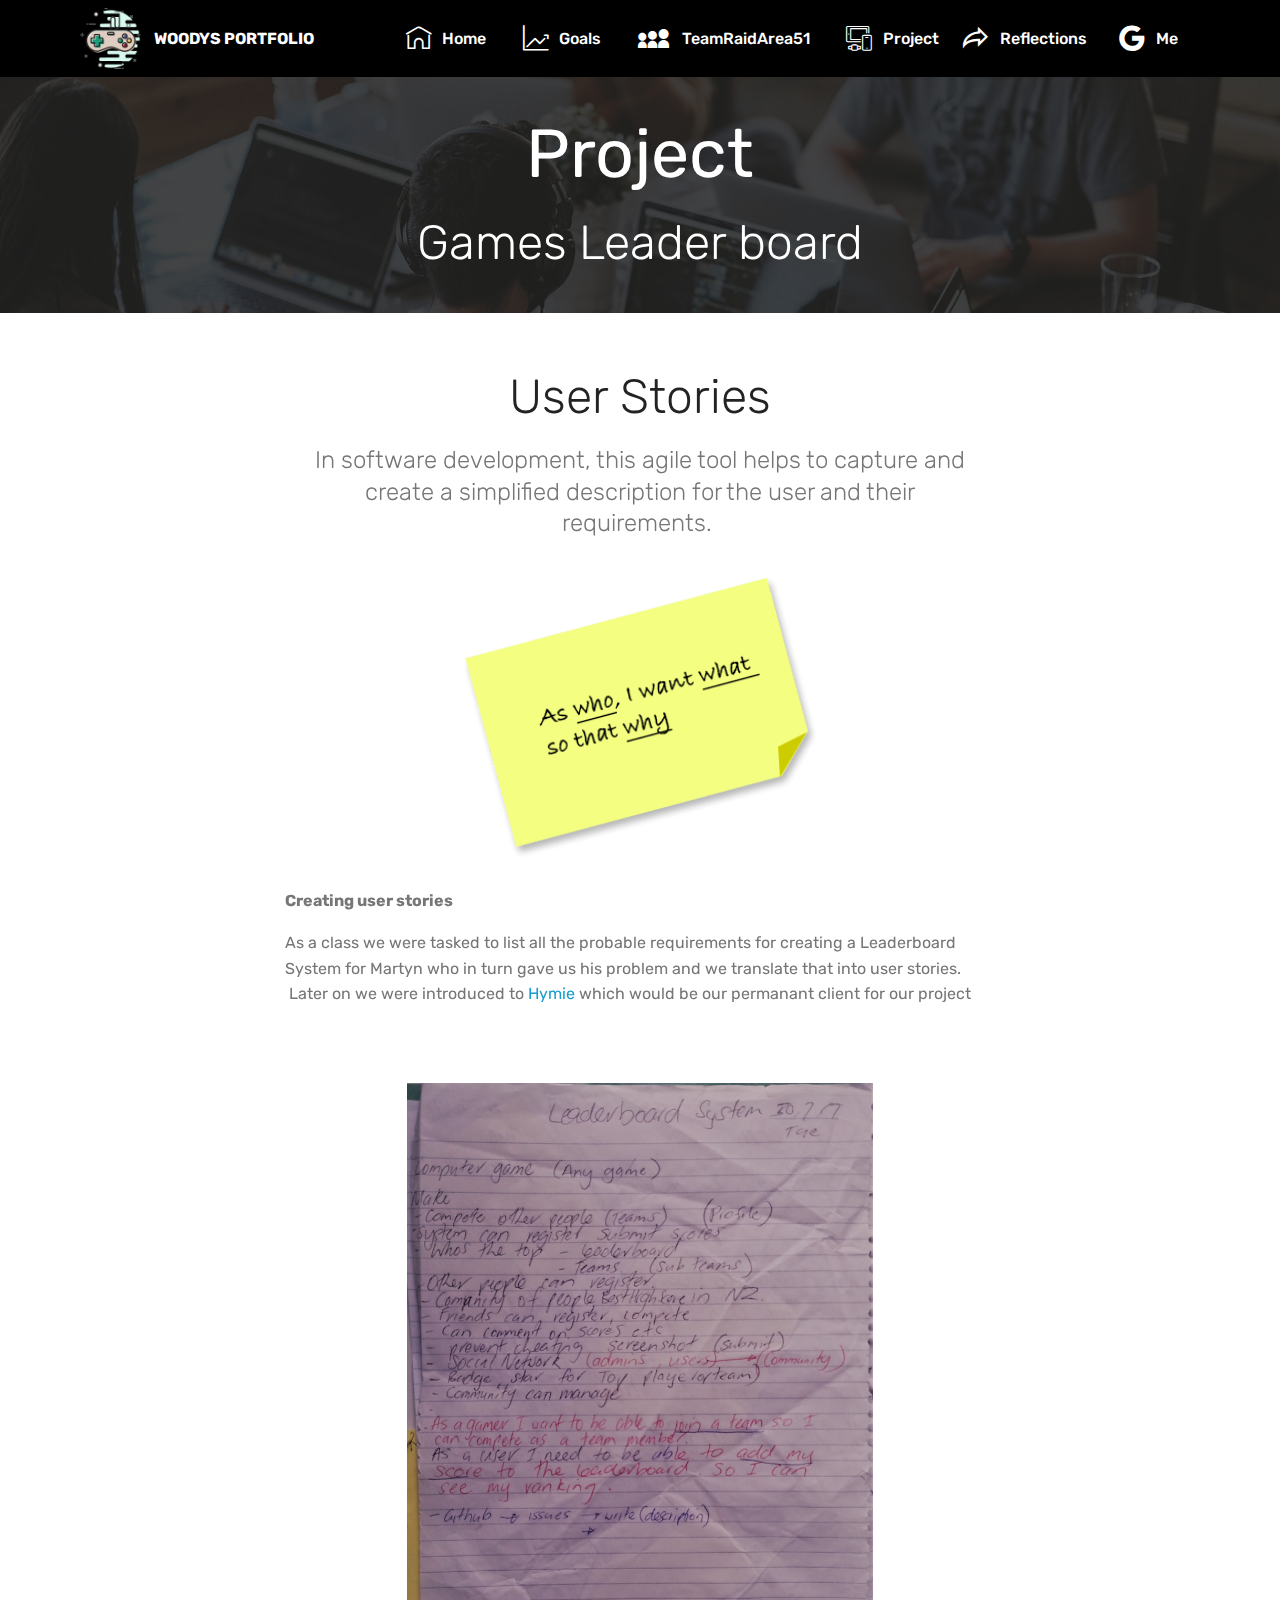
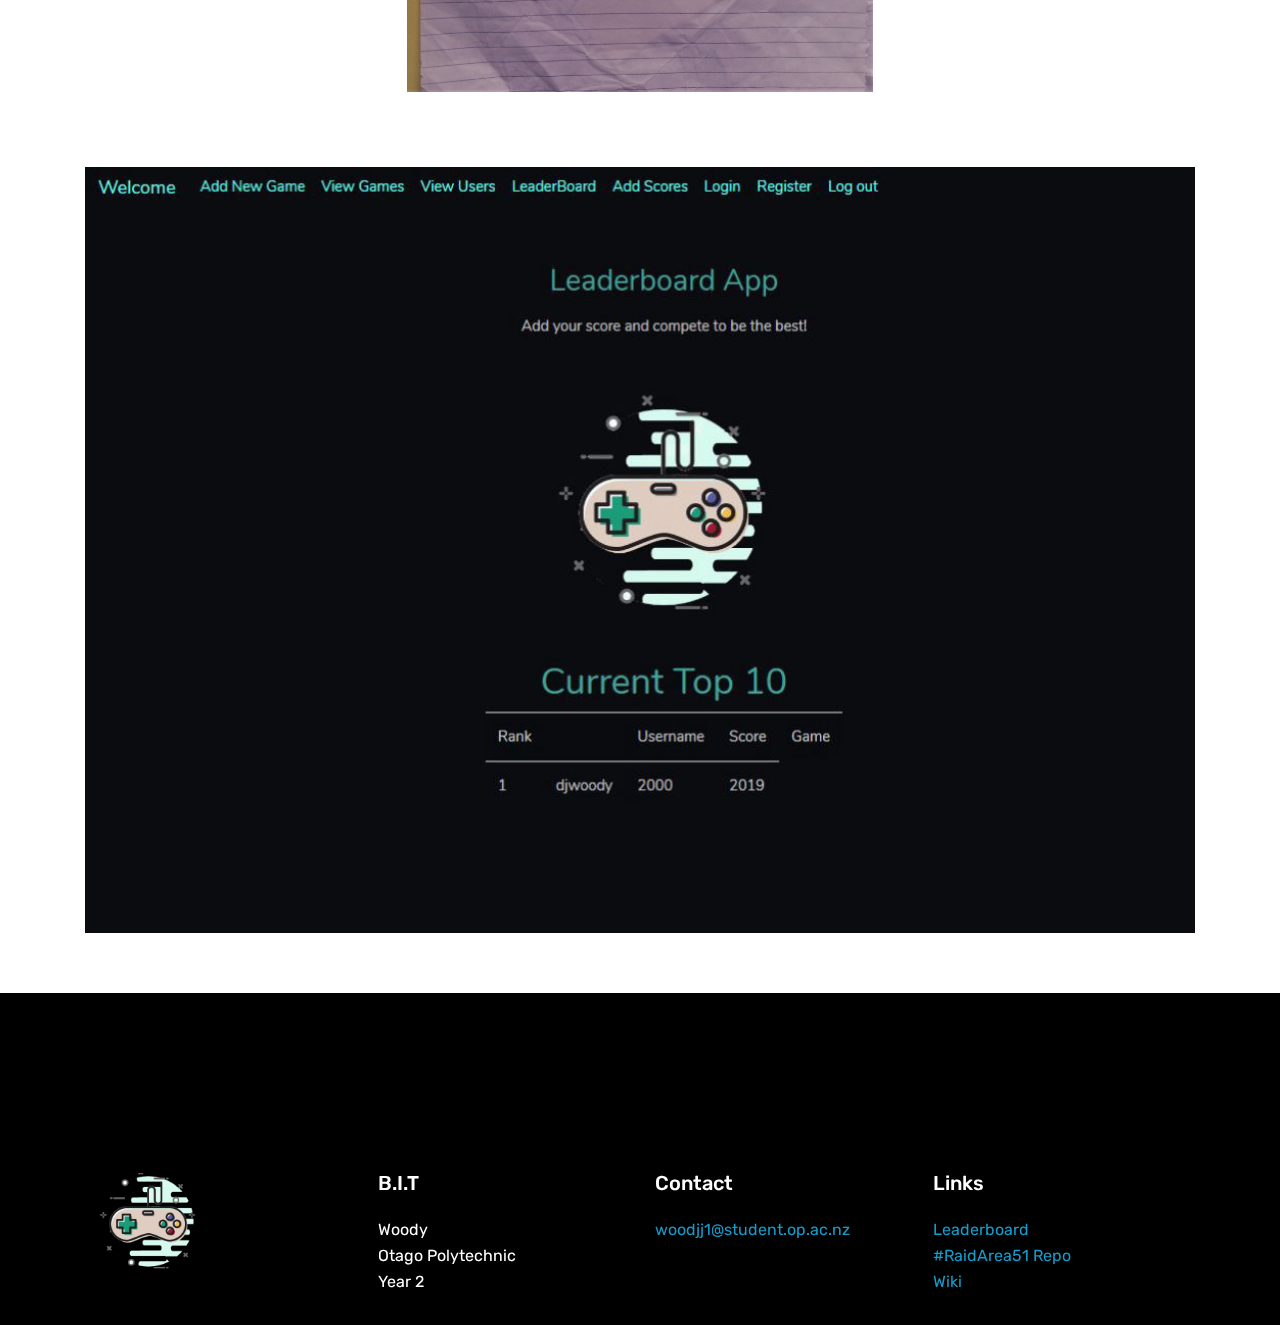
<file: project.html>
<!DOCTYPE html>
<html  >
<head>
  <!-- Site made with Mobirise Website Builder v4.11.4, https://mobirise.com -->
  <meta charset="UTF-8">
  <meta http-equiv="X-UA-Compatible" content="IE=edge">
  <meta name="generator" content="Mobirise v4.11.4, mobirise.com">
  <meta name="viewport" content="width=device-width, initial-scale=1, minimum-scale=1">
  <link rel="shortcut icon" href="assets/images/image-200x200.png" type="image/x-icon">
  <meta name="description" content="Games Leader Board app to show users, rankings and scores ">
  
  <title>Project</title>
  <link rel="stylesheet" href="assets/web/assets/mobirise-icons2/mobirise2.css">
  <link rel="stylesheet" href="assets/web/assets/mobirise-icons/mobirise-icons.css">
  <link rel="stylesheet" href="assets/web/assets/mobirise-icons-bold/mobirise-icons-bold.css">
  <link rel="stylesheet" href="assets/bootstrap/css/bootstrap.min.css">
  <link rel="stylesheet" href="assets/bootstrap/css/bootstrap-grid.min.css">
  <link rel="stylesheet" href="assets/bootstrap/css/bootstrap-reboot.min.css">
  <link rel="stylesheet" href="assets/tether/tether.min.css">
  <link rel="stylesheet" href="assets/socicon/css/styles.css">
  <link rel="stylesheet" href="assets/dropdown/css/style.css">
  <link rel="stylesheet" href="assets/theme/css/style.css">
  <link rel="preload" as="style" href="assets/mobirise/css/mbr-additional.css"><link rel="stylesheet" href="assets/mobirise/css/mbr-additional.css" type="text/css">
  
  
  
</head>
<body>
  <section class="menu cid-qTkzRZLJNu" once="menu" id="menu1-4">

    

    <nav class="navbar navbar-expand beta-menu navbar-dropdown align-items-center navbar-fixed-top navbar-toggleable-sm">
        <button class="navbar-toggler navbar-toggler-right" type="button" data-toggle="collapse" data-target="#navbarSupportedContent" aria-controls="navbarSupportedContent" aria-expanded="false" aria-label="Toggle navigation">
            <div class="hamburger">
                <span></span>
                <span></span>
                <span></span>
                <span></span>
            </div>
        </button>
        <div class="menu-logo">
            <div class="navbar-brand">
                <span class="navbar-logo">
                    <a href="http://mariadb.ict.op.ac.nz/~se19s2_06/op-stats-raidarea51/public/" target="_blank">
                         <img src="assets/images/image-200x200.png" alt="Mobirise" title="" style="height: 3.8rem;">
                    </a>
                </span>
                <span class="navbar-caption-wrap"><a class="navbar-caption text-white display-7" href="index.html">WOODYS PORTFOLIO</a></span>
            </div>
        </div>
        <div class="collapse navbar-collapse" id="navbarSupportedContent">
            <ul class="navbar-nav nav-dropdown nav-right" data-app-modern-menu="true"><li class="nav-item">
                    <a class="nav-link link text-white display-7" href="https://mobirise.com">
                        </a>
                </li>
                <li class="nav-item">
                    <a class="nav-link link text-white display-7" href="index.html"><span class="mbrib-home mbr-iconfont mbr-iconfont-btn"></span>
                        Home &nbsp; &nbsp;</a>
                </li><li class="nav-item"><a class="nav-link link text-white display-7" href="goals.html"><span class="mbrib-growing-chart mbr-iconfont mbr-iconfont-btn"></span>
                        Goals &nbsp; &nbsp;</a></li><li class="nav-item"><a class="nav-link link text-white display-7" href="teamraidarea51.html"><span class="socicon socicon-myspace mbr-iconfont mbr-iconfont-btn" style="font-size: 31px;"></span>
                        TeamRaidArea51 &nbsp; &nbsp;</a></li><li class="nav-item"><a class="nav-link link text-white display-7" href="project.html"><span class="mbri-devices mbr-iconfont mbr-iconfont-btn"></span>Project&nbsp;</a></li><li class="nav-item"><a class="nav-link link text-white display-7" href="reflections.html"><span class="mobi-mbri mobi-mbri-share mbr-iconfont mbr-iconfont-btn"></span>Reflections &nbsp;&nbsp;</a></li><li class="nav-item"><a class="nav-link link text-white display-7" href="aboutme.html"><span class="socicon socicon-google mbr-iconfont mbr-iconfont-btn"></span>
                        Me &nbsp;&nbsp;</a></li></ul>
            
        </div>
    </nav>
</section>

<section class="engine"><a href="https://mobirise.info/f">simple website maker</a></section><section class="mbr-section content5 cid-rE0pDIrNGd mbr-parallax-background" id="content5-q">

    

    <div class="mbr-overlay" style="opacity: 0.8; background-color: rgb(35, 35, 35);">
    </div>

    <div class="container">
        <div class="media-container-row">
            <div class="title col-12 col-md-8">
                <h2 class="align-center mbr-bold mbr-white pb-3 mbr-fonts-style display-1"><span style="font-weight: normal;">Project</span></h2>
                <h3 class="mbr-section-subtitle align-center mbr-light mbr-white pb-3 mbr-fonts-style display-2">Games Leader board</h3>
                
                
            </div>
        </div>
    </div>
</section>

<section class="mbr-section content4 cid-rHo0nsvVW6" id="content4-2c">

    

    <div class="container">
        <div class="media-container-row">
            <div class="title col-12 col-md-8">
                <h2 class="align-center pb-3 mbr-fonts-style display-2">
                    User Stories</h2>
                <h3 class="mbr-section-subtitle align-center mbr-light mbr-fonts-style display-5">In software development, this agile tool helps to capture and create a simplified description for the user and their requirements.&nbsp;</h3>
                
            </div>
        </div>
    </div>
</section>

<section class="cid-rHo7GDMVuw" id="image3-2f">

    

    <figure class="mbr-figure container">
            <div class="image-block" style="width: 32%;">
                <a href="https://www.visual-paradigm.com/guide/agile-software-development/what-is-user-story/" target="_blank"><img src="assets/images/03-user-story-sticky-347x275.png" width="1400" alt="" title=""></a>
                
            </div>
    </figure>
</section>

<section class="mbr-section article content1 cid-rHo2GKR9kQ" id="content1-2e">
    
     

    <div class="container">
        <div class="media-container-row">
            <div class="mbr-text col-12 mbr-fonts-style display-7 col-md-8"><p><strong>Creating user stories &nbsp;</strong></p><p>As a class we were tasked to list all the probable requirements for creating a Leaderboard System for Martyn who in turn gave us his problem and we translate that into user stories. &nbsp;Later on we were introduced to <a href="teamraidarea51.html#team1-10">Hymie</a> which would be our permanant client for our project</p></div>
        </div>
    </div>
</section>

<section class="cid-rHo7Wnwpn2" id="image3-2g">

    

    <figure class="mbr-figure container">
            <div class="image-block" style="width: 42%;">
                <img src="assets/images/userstoriesleaderboardsystem-1776x2320.jpg" width="1400" alt="User Stories" title="User Stories">
                
            </div>
    </figure>
</section>

<section class="cid-rGIE9HQ2aH" id="image2-j">

    

    <figure class="mbr-figure container">
        <div class="image-block" style="width: 100%;">
            <img src="assets/images/devleaderboard-1086x750.jpg" alt="Mobirise" title="">
            
        </div>
    </figure>
</section>

<section class="mbr-section article content1 cid-rE0pQoHHXq" id="content1-t">
    
     

    <div class="container">
        <div class="media-container-row">
            <div class="mbr-text col-12 mbr-fonts-style display-7 col-md-8"></div>
        </div>
    </div>
</section>

<section class="cid-rGIwQJhAAf" id="footer1-8">

    

    

    <div class="container">
        <div class="media-container-row content text-white">
            <div class="col-12 col-md-3">
                <div class="media-wrap">
                    <a href="http://mariadb.ict.op.ac.nz/~se19s2_06/op-stats-raidarea51/public/">
                        <img src="assets/images/image-192x192.png" alt="Mobirise" title="">
                    </a>
                </div>
            </div>
            <div class="col-12 col-md-3 mbr-fonts-style display-7">
                <h5 class="pb-3">B.I.T</h5>
                <p class="mbr-text">Woody<br>Otago Polytechnic<br>Year 2</p>
            </div>
            <div class="col-12 col-md-3 mbr-fonts-style display-7">
                <h5 class="pb-3">
                    Contact</h5>
                <p class="mbr-text"><a href="mailto:woodjj1@student.op.ac.nz">woodjj1@student.op.ac.nz</a><br></p>
            </div>
            <div class="col-12 col-md-3 mbr-fonts-style display-7">
                <h5 class="pb-3">
                    Links
                </h5>
                <p class="mbr-text"><a href="http://mariadb.ict.op.ac.nz/~se19s2_06/op-stats-raidarea51/public/   " target="_blank">Leaderboard</a><br><a href="https://github.com/SoftEnOP/op-stats-raidarea51 " target="_blank">#RaidArea51 Repo&nbsp;</a><br><a href="https://github.com/SoftEnOP/op-stats-raidarea51/wiki" target="_blank">Wiki</a></p>
            </div>
        </div>
        
    </div>
</section>


  <script src="assets/web/assets/jquery/jquery.min.js"></script>
  <script src="assets/popper/popper.min.js"></script>
  <script src="assets/bootstrap/js/bootstrap.min.js"></script>
  <script src="assets/tether/tether.min.js"></script>
  <script src="assets/touchswipe/jquery.touch-swipe.min.js"></script>
  <script src="assets/parallax/jarallax.min.js"></script>
  <script src="assets/smoothscroll/smooth-scroll.js"></script>
  <script src="assets/dropdown/js/nav-dropdown.js"></script>
  <script src="assets/dropdown/js/navbar-dropdown.js"></script>
  <script src="assets/theme/js/script.js"></script>
  
  
</body>
</html>
</file>
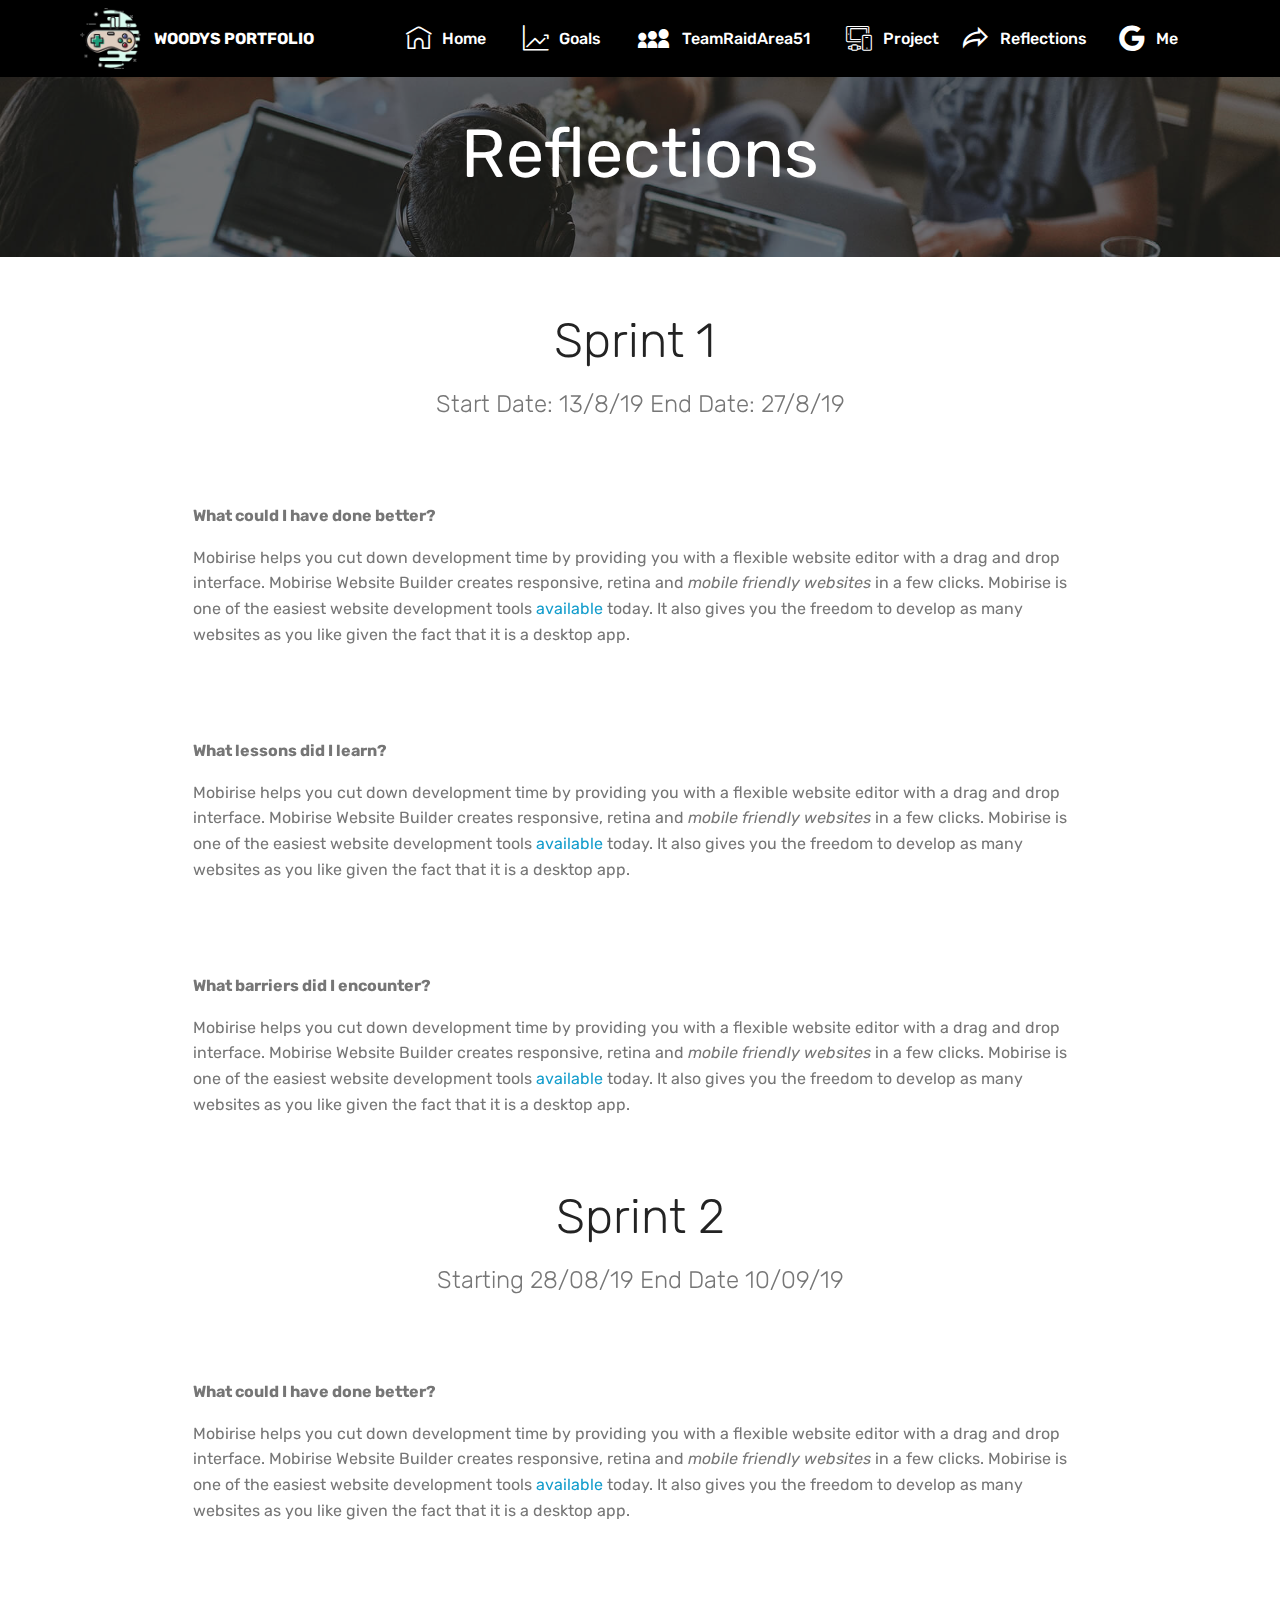
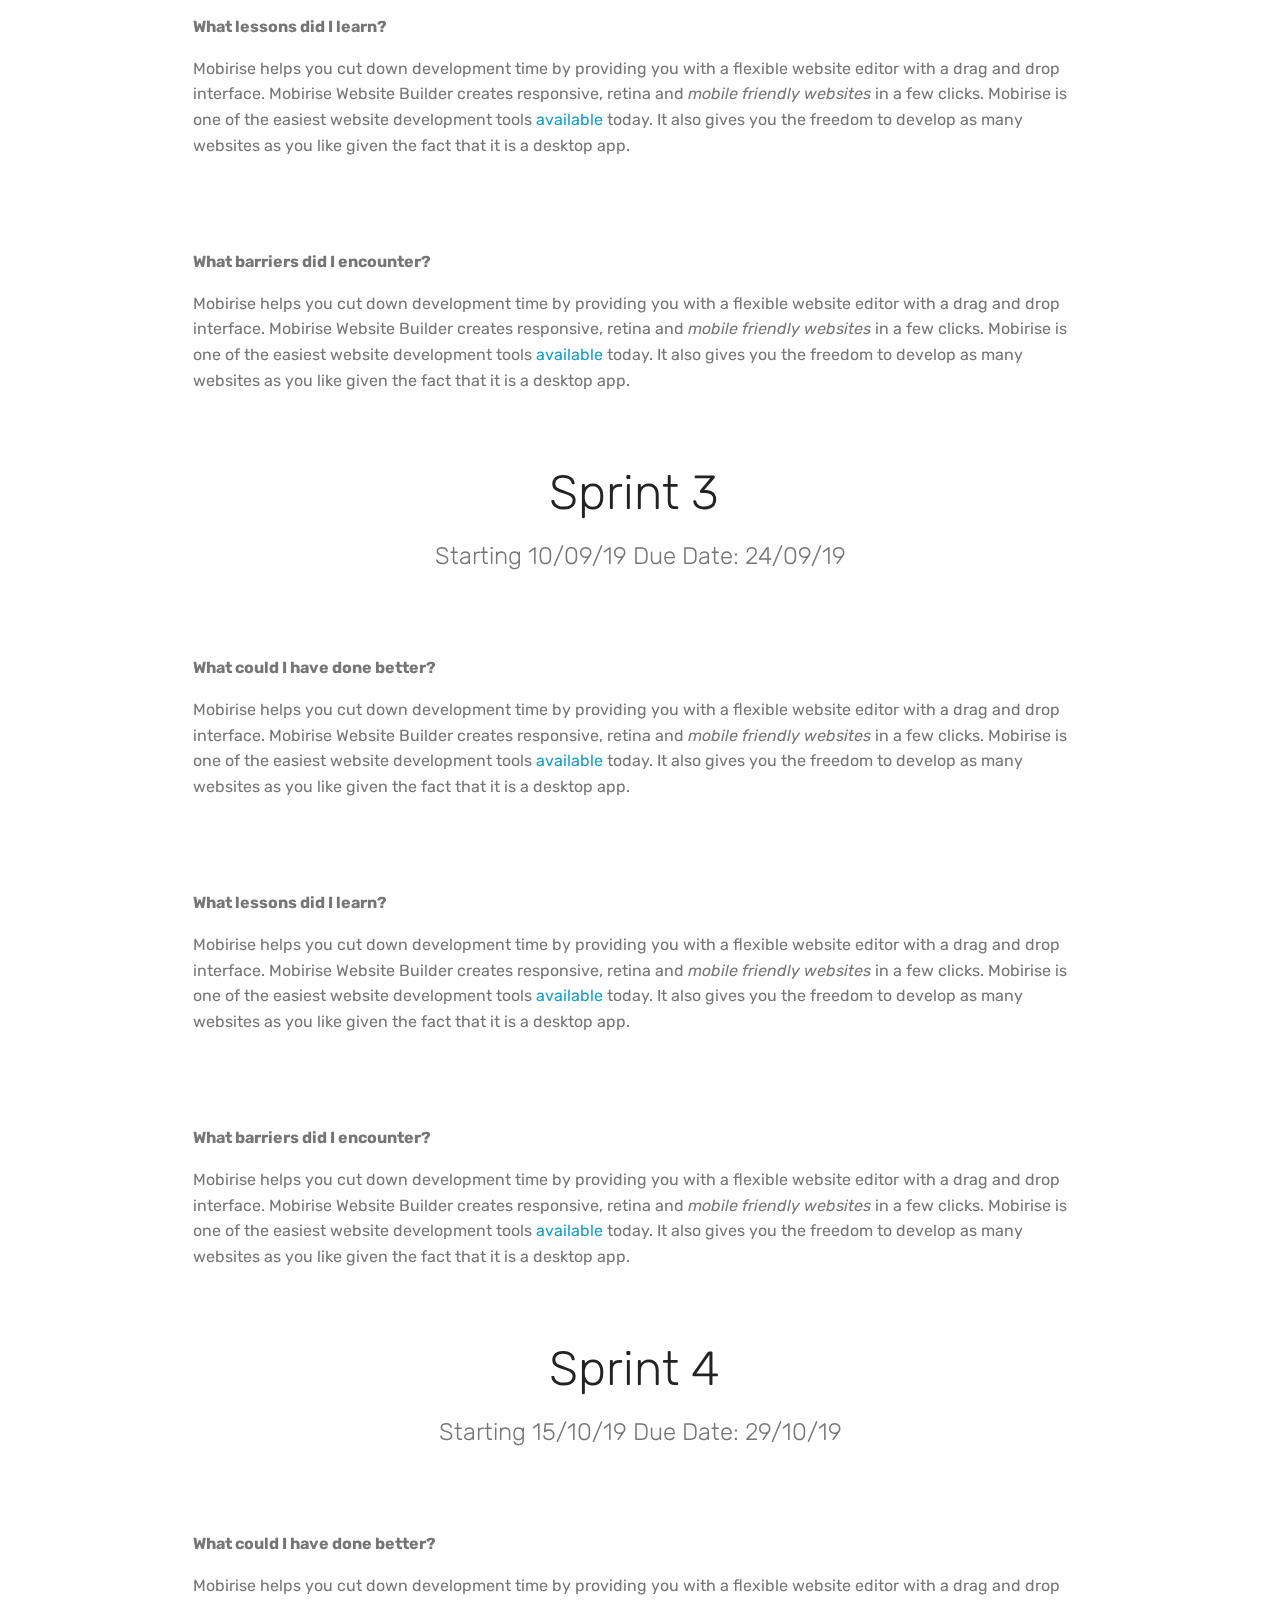
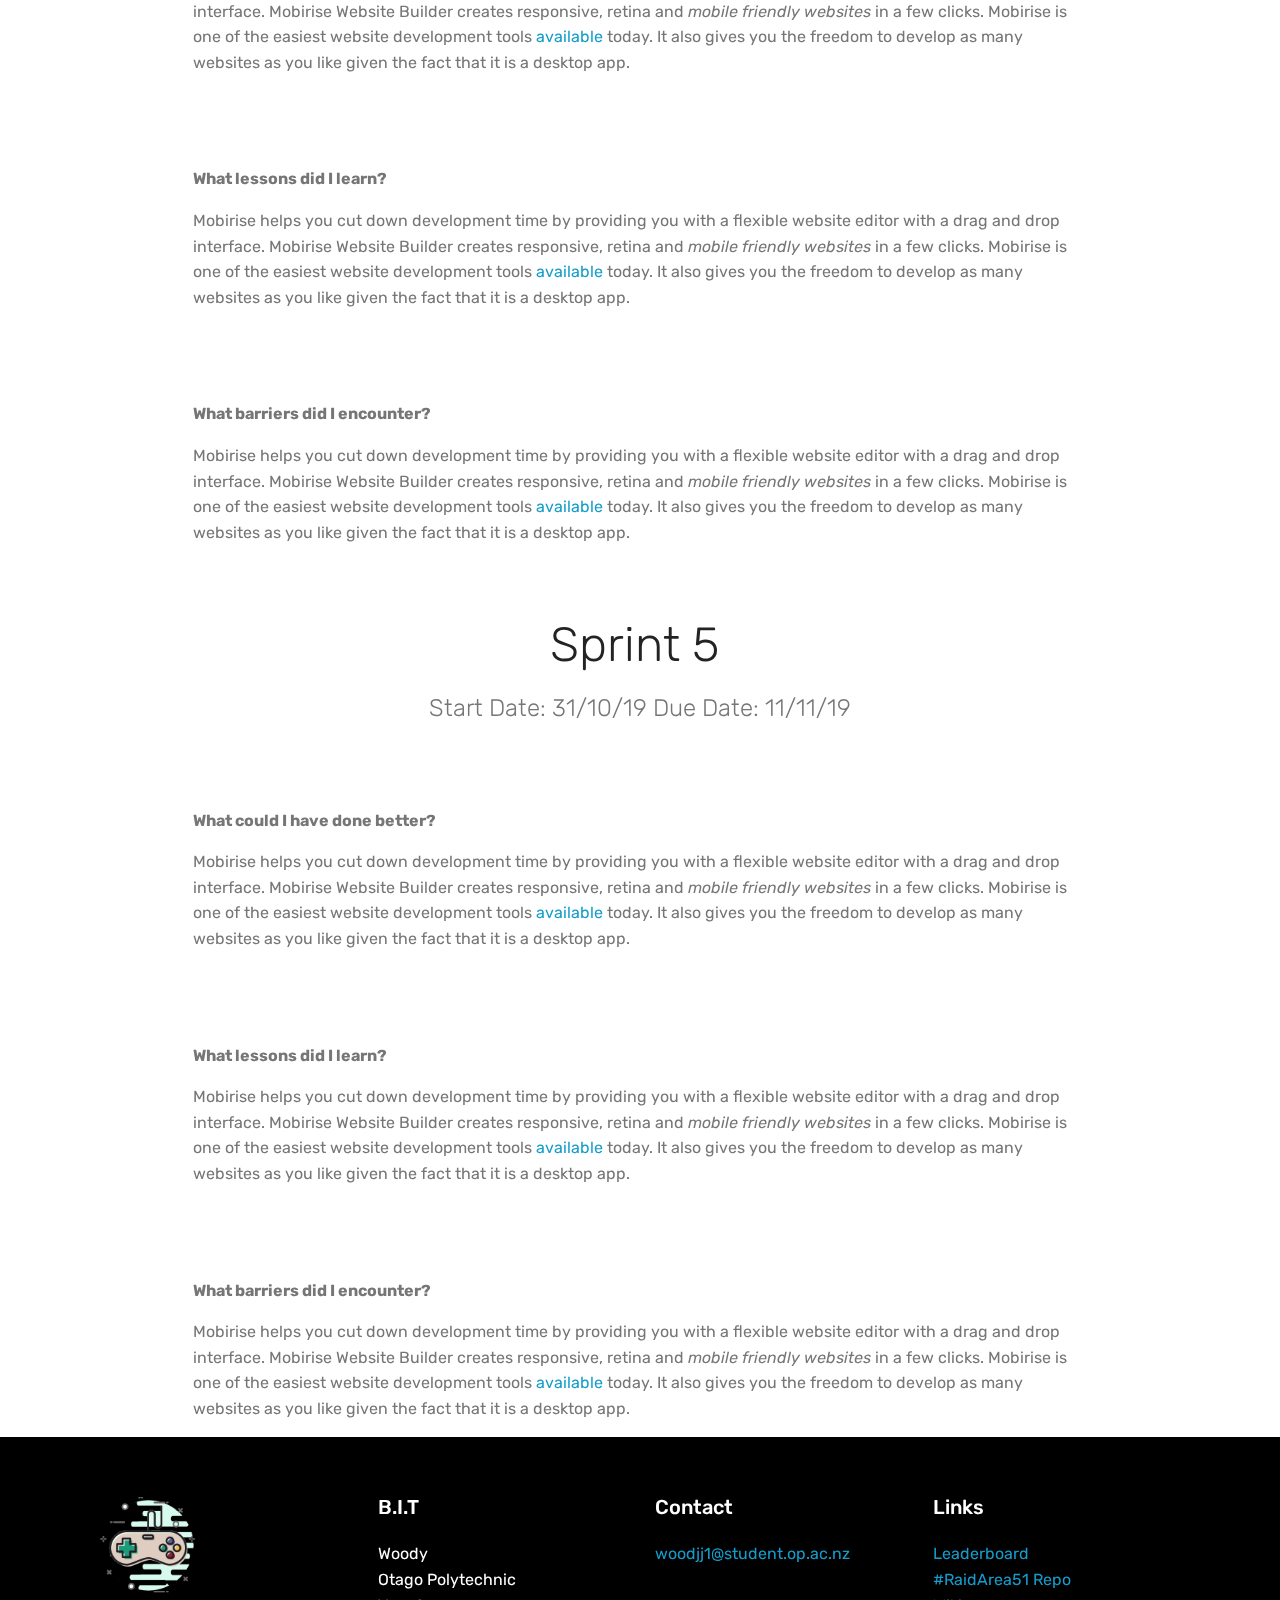
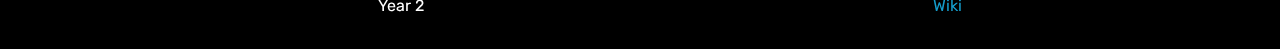
<file: reflections.html>
<!DOCTYPE html>
<html  >
<head>
  <!-- Site made with Mobirise Website Builder v4.11.4, https://mobirise.com -->
  <meta charset="UTF-8">
  <meta http-equiv="X-UA-Compatible" content="IE=edge">
  <meta name="generator" content="Mobirise v4.11.4, mobirise.com">
  <meta name="viewport" content="width=device-width, initial-scale=1, minimum-scale=1">
  <link rel="shortcut icon" href="assets/images/image-200x200.png" type="image/x-icon">
  <meta name="description" content="Reflections on our software engineering project experience">
  
  <title>Reflections</title>
  <link rel="stylesheet" href="assets/web/assets/mobirise-icons2/mobirise2.css">
  <link rel="stylesheet" href="assets/web/assets/mobirise-icons/mobirise-icons.css">
  <link rel="stylesheet" href="assets/web/assets/mobirise-icons-bold/mobirise-icons-bold.css">
  <link rel="stylesheet" href="assets/bootstrap/css/bootstrap.min.css">
  <link rel="stylesheet" href="assets/bootstrap/css/bootstrap-grid.min.css">
  <link rel="stylesheet" href="assets/bootstrap/css/bootstrap-reboot.min.css">
  <link rel="stylesheet" href="assets/tether/tether.min.css">
  <link rel="stylesheet" href="assets/socicon/css/styles.css">
  <link rel="stylesheet" href="assets/dropdown/css/style.css">
  <link rel="stylesheet" href="assets/theme/css/style.css">
  <link rel="preload" as="style" href="assets/mobirise/css/mbr-additional.css"><link rel="stylesheet" href="assets/mobirise/css/mbr-additional.css" type="text/css">
  
  
  
</head>
<body>
  <section class="menu cid-qTkzRZLJNu" once="menu" id="menu1-5">

    

    <nav class="navbar navbar-expand beta-menu navbar-dropdown align-items-center navbar-fixed-top navbar-toggleable-sm">
        <button class="navbar-toggler navbar-toggler-right" type="button" data-toggle="collapse" data-target="#navbarSupportedContent" aria-controls="navbarSupportedContent" aria-expanded="false" aria-label="Toggle navigation">
            <div class="hamburger">
                <span></span>
                <span></span>
                <span></span>
                <span></span>
            </div>
        </button>
        <div class="menu-logo">
            <div class="navbar-brand">
                <span class="navbar-logo">
                    <a href="http://mariadb.ict.op.ac.nz/~se19s2_06/op-stats-raidarea51/public/" target="_blank">
                         <img src="assets/images/image-200x200.png" alt="Mobirise" title="" style="height: 3.8rem;">
                    </a>
                </span>
                <span class="navbar-caption-wrap"><a class="navbar-caption text-white display-7" href="index.html">WOODYS PORTFOLIO</a></span>
            </div>
        </div>
        <div class="collapse navbar-collapse" id="navbarSupportedContent">
            <ul class="navbar-nav nav-dropdown nav-right" data-app-modern-menu="true"><li class="nav-item">
                    <a class="nav-link link text-white display-7" href="https://mobirise.com">
                        </a>
                </li>
                <li class="nav-item">
                    <a class="nav-link link text-white display-7" href="index.html"><span class="mbrib-home mbr-iconfont mbr-iconfont-btn"></span>
                        Home &nbsp; &nbsp;</a>
                </li><li class="nav-item"><a class="nav-link link text-white display-7" href="goals.html"><span class="mbrib-growing-chart mbr-iconfont mbr-iconfont-btn"></span>
                        Goals &nbsp; &nbsp;</a></li><li class="nav-item"><a class="nav-link link text-white display-7" href="teamraidarea51.html"><span class="socicon socicon-myspace mbr-iconfont mbr-iconfont-btn" style="font-size: 31px;"></span>
                        TeamRaidArea51 &nbsp; &nbsp;</a></li><li class="nav-item"><a class="nav-link link text-white display-7" href="project.html"><span class="mbri-devices mbr-iconfont mbr-iconfont-btn"></span>Project&nbsp;</a></li><li class="nav-item"><a class="nav-link link text-white display-7" href="reflections.html"><span class="mobi-mbri mobi-mbri-share mbr-iconfont mbr-iconfont-btn"></span>Reflections &nbsp;&nbsp;</a></li><li class="nav-item"><a class="nav-link link text-white display-7" href="aboutme.html"><span class="socicon socicon-google mbr-iconfont mbr-iconfont-btn"></span>
                        Me &nbsp;&nbsp;</a></li></ul>
            
        </div>
    </nav>
</section>

<section class="engine"><a href="https://mobirise.info/c">website builder</a></section><section class="mbr-section content5 cid-rE0rkhsiQ8 mbr-parallax-background" id="content5-z">

    

    <div class="mbr-overlay" style="opacity: 0.5; background-color: rgb(35, 35, 35);">
    </div>

    <div class="container">
        <div class="media-container-row">
            <div class="title col-12 col-md-8">
                <h2 class="align-center mbr-bold mbr-white pb-3 mbr-fonts-style display-1"><span style="font-weight: normal;">
                    Reflections</span></h2>
                
                
                
            </div>
        </div>
    </div>
</section>

<section class="mbr-section content4 cid-rGKb8RDJs0" id="content4-1b">

    

    <div class="container">
        <div class="media-container-row">
            <div class="title col-12 col-md-8">
                <h2 class="align-center pb-3 mbr-fonts-style display-2">Sprint 1&nbsp;</h2>
                <h3 class="mbr-section-subtitle align-center mbr-light mbr-fonts-style display-5">Start Date: 13/8/19 End Date: 27/8/19</h3>
                
            </div>
        </div>
    </div>
</section>

<section class="mbr-section article content1 cid-rGK9kmYP0w" id="content1-14">
    
     

    <div class="container">
        <div class="media-container-row">
            <div class="mbr-text col-12 mbr-fonts-style display-7 col-md-10"><p><strong>What could I have done better?</strong> </p><p>Mobirise helps you cut down development time by providing you with a flexible website editor with a drag and drop interface. Mobirise Website Builder creates responsive, retina and <em>mobile friendly websites</em> in a few clicks. Mobirise is one of the easiest website development tools <a href="https://mobirise.co/">available</a> today. It also gives you the freedom to develop as many websites as you like given the fact that it is a desktop app.</p></div>
        </div>
    </div>
</section>

<section class="mbr-section article content1 cid-rGKaiUfEFb" id="content1-18">
    
     

    <div class="container">
        <div class="media-container-row">
            <div class="mbr-text col-12 mbr-fonts-style display-7 col-md-10"><p><strong>What lessons did I learn?</strong></p><p>Mobirise helps you cut down development time by providing you with a flexible website editor with a drag and drop interface. Mobirise Website Builder creates responsive, retina and <em>mobile friendly websites</em> in a few clicks. Mobirise is one of the easiest website development tools <a href="https://mobirise.co/">available</a> today. It also gives you the freedom to develop as many websites as you like given the fact that it is a desktop app.</p></div>
        </div>
    </div>
</section>

<section class="mbr-section article content1 cid-rGKapFG4VA" id="content1-19">
    
     

    <div class="container">
        <div class="media-container-row">
            <div class="mbr-text col-12 mbr-fonts-style display-7 col-md-10"><p><strong>What barriers did I encounter?</strong> </p><p>Mobirise helps you cut down development time by providing you with a flexible website editor with a drag and drop interface. Mobirise Website Builder creates responsive, retina and <em>mobile friendly websites</em> in a few clicks. Mobirise is one of the easiest website development tools <a href="https://mobirise.co/">available</a> today. It also gives you the freedom to develop as many websites as you like given the fact that it is a desktop app.</p></div>
        </div>
    </div>
</section>

<section class="mbr-section content4 cid-rGKcLaFs1c" id="content4-1c">

    

    <div class="container">
        <div class="media-container-row">
            <div class="title col-12 col-md-8">
                <h2 class="align-center pb-3 mbr-fonts-style display-2">Sprint 2</h2>
                <h3 class="mbr-section-subtitle align-center mbr-light mbr-fonts-style display-5">Starting 28/08/19 End Date 10/09/19</h3>
                
            </div>
        </div>
    </div>
</section>

<section class="mbr-section article content1 cid-rGKfL7gsyw" id="content1-1p">
    
     

    <div class="container">
        <div class="media-container-row">
            <div class="mbr-text col-12 mbr-fonts-style display-7 col-md-10"><p><strong>What could I have done better?</strong> </p><p>Mobirise helps you cut down development time by providing you with a flexible website editor with a drag and drop interface. Mobirise Website Builder creates responsive, retina and <em>mobile friendly websites</em> in a few clicks. Mobirise is one of the easiest website development tools <a href="https://mobirise.co/">available</a> today. It also gives you the freedom to develop as many websites as you like given the fact that it is a desktop app.</p></div>
        </div>
    </div>
</section>

<section class="mbr-section article content1 cid-rGKfAEQ7EB" id="content1-1n">
    
     

    <div class="container">
        <div class="media-container-row">
            <div class="mbr-text col-12 mbr-fonts-style display-7 col-md-10"><p><strong>What lessons did I learn?</strong></p><p>Mobirise helps you cut down development time by providing you with a flexible website editor with a drag and drop interface. Mobirise Website Builder creates responsive, retina and <em>mobile friendly websites</em> in a few clicks. Mobirise is one of the easiest website development tools <a href="https://mobirise.co/">available</a> today. It also gives you the freedom to develop as many websites as you like given the fact that it is a desktop app.</p></div>
        </div>
    </div>
</section>

<section class="mbr-section article content1 cid-rGKfBTPunu" id="content1-1o">
    
     

    <div class="container">
        <div class="media-container-row">
            <div class="mbr-text col-12 mbr-fonts-style display-7 col-md-10"><p><strong>What barriers did I encounter?</strong> </p><p>Mobirise helps you cut down development time by providing you with a flexible website editor with a drag and drop interface. Mobirise Website Builder creates responsive, retina and <em>mobile friendly websites</em> in a few clicks. Mobirise is one of the easiest website development tools <a href="https://mobirise.co/">available</a> today. It also gives you the freedom to develop as many websites as you like given the fact that it is a desktop app.</p></div>
        </div>
    </div>
</section>

<section class="mbr-section content4 cid-rGKdE9BT2v" id="content4-1k">

    

    <div class="container">
        <div class="media-container-row">
            <div class="title col-12 col-md-8">
                <h2 class="align-center pb-3 mbr-fonts-style display-2">Sprint 3&nbsp;</h2>
                <h3 class="mbr-section-subtitle align-center mbr-light mbr-fonts-style display-5">Starting 10/09/19 Due Date: 24/09/19</h3>
                
            </div>
        </div>
    </div>
</section>

<section class="mbr-section article content1 cid-rGKfUjVgYh" id="content1-1r">
    
     

    <div class="container">
        <div class="media-container-row">
            <div class="mbr-text col-12 mbr-fonts-style display-7 col-md-10"><p><strong>What could I have done better?</strong> </p><p>Mobirise helps you cut down development time by providing you with a flexible website editor with a drag and drop interface. Mobirise Website Builder creates responsive, retina and <em>mobile friendly websites</em> in a few clicks. Mobirise is one of the easiest website development tools <a href="https://mobirise.co/">available</a> today. It also gives you the freedom to develop as many websites as you like given the fact that it is a desktop app.</p></div>
        </div>
    </div>
</section>

<section class="mbr-section article content1 cid-rGKfT09D6i" id="content1-1q">
    
     

    <div class="container">
        <div class="media-container-row">
            <div class="mbr-text col-12 mbr-fonts-style display-7 col-md-10"><p><strong>What lessons did I learn?</strong></p><p>Mobirise helps you cut down development time by providing you with a flexible website editor with a drag and drop interface. Mobirise Website Builder creates responsive, retina and <em>mobile friendly websites</em> in a few clicks. Mobirise is one of the easiest website development tools <a href="https://mobirise.co/">available</a> today. It also gives you the freedom to develop as many websites as you like given the fact that it is a desktop app.</p></div>
        </div>
    </div>
</section>

<section class="mbr-section article content1 cid-rGKfUZKf5o" id="content1-1s">
    
     

    <div class="container">
        <div class="media-container-row">
            <div class="mbr-text col-12 mbr-fonts-style display-7 col-md-10"><p><strong>What barriers did I encounter?</strong> </p><p>Mobirise helps you cut down development time by providing you with a flexible website editor with a drag and drop interface. Mobirise Website Builder creates responsive, retina and <em>mobile friendly websites</em> in a few clicks. Mobirise is one of the easiest website development tools <a href="https://mobirise.co/">available</a> today. It also gives you the freedom to develop as many websites as you like given the fact that it is a desktop app.</p></div>
        </div>
    </div>
</section>

<section class="mbr-section content4 cid-rGKvXC4Xfe" id="content4-1t">

    

    <div class="container">
        <div class="media-container-row">
            <div class="title col-12 col-md-8">
                <h2 class="align-center pb-3 mbr-fonts-style display-2">Sprint 4&nbsp;</h2>
                <h3 class="mbr-section-subtitle align-center mbr-light mbr-fonts-style display-5">Starting 15/10/19 Due Date: 29/10/19</h3>
                
            </div>
        </div>
    </div>
</section>

<section class="mbr-section article content1 cid-rGKwjmaFaB" id="content1-1y">
    
     

    <div class="container">
        <div class="media-container-row">
            <div class="mbr-text col-12 mbr-fonts-style display-7 col-md-10"><p><strong>What could I have done better?</strong> </p><p>Mobirise helps you cut down development time by providing you with a flexible website editor with a drag and drop interface. Mobirise Website Builder creates responsive, retina and <em>mobile friendly websites</em> in a few clicks. Mobirise is one of the easiest website development tools <a href="https://mobirise.co/">available</a> today. It also gives you the freedom to develop as many websites as you like given the fact that it is a desktop app.</p></div>
        </div>
    </div>
</section>

<section class="mbr-section article content1 cid-rGKw3MIVkJ" id="content1-1v">
    
     

    <div class="container">
        <div class="media-container-row">
            <div class="mbr-text col-12 mbr-fonts-style display-7 col-md-10"><p><strong>What lessons did I learn?</strong></p><p>Mobirise helps you cut down development time by providing you with a flexible website editor with a drag and drop interface. Mobirise Website Builder creates responsive, retina and <em>mobile friendly websites</em> in a few clicks. Mobirise is one of the easiest website development tools <a href="https://mobirise.co/">available</a> today. It also gives you the freedom to develop as many websites as you like given the fact that it is a desktop app.</p></div>
        </div>
    </div>
</section>

<section class="mbr-section article content1 cid-rGKw4LYbVf" id="content1-1w">
    
     

    <div class="container">
        <div class="media-container-row">
            <div class="mbr-text col-12 mbr-fonts-style display-7 col-md-10"><p><strong>What barriers did I encounter?</strong> </p><p>Mobirise helps you cut down development time by providing you with a flexible website editor with a drag and drop interface. Mobirise Website Builder creates responsive, retina and <em>mobile friendly websites</em> in a few clicks. Mobirise is one of the easiest website development tools <a href="https://mobirise.co/">available</a> today. It also gives you the freedom to develop as many websites as you like given the fact that it is a desktop app.</p></div>
        </div>
    </div>
</section>

<section class="mbr-section content4 cid-rGKwxwWg0Y" id="content4-1z">

    

    <div class="container">
        <div class="media-container-row">
            <div class="title col-12 col-md-8">
                <h2 class="align-center pb-3 mbr-fonts-style display-2">Sprint 5&nbsp;</h2>
                <h3 class="mbr-section-subtitle align-center mbr-light mbr-fonts-style display-5">Start Date: 31/10/19 Due Date: 11/11/19</h3>
                
            </div>
        </div>
    </div>
</section>

<section class="mbr-section article content1 cid-rGKwBfyb4a" id="content1-21">
    
     

    <div class="container">
        <div class="media-container-row">
            <div class="mbr-text col-12 mbr-fonts-style display-7 col-md-10"><p><strong>What could I have done better?</strong> </p><p>Mobirise helps you cut down development time by providing you with a flexible website editor with a drag and drop interface. Mobirise Website Builder creates responsive, retina and <em>mobile friendly websites</em> in a few clicks. Mobirise is one of the easiest website development tools <a href="https://mobirise.co/">available</a> today. It also gives you the freedom to develop as many websites as you like given the fact that it is a desktop app.</p></div>
        </div>
    </div>
</section>

<section class="mbr-section article content1 cid-rGKwCtdoD5" id="content1-22">
    
     

    <div class="container">
        <div class="media-container-row">
            <div class="mbr-text col-12 mbr-fonts-style display-7 col-md-10"><p><strong>What lessons did I learn?</strong></p><p>Mobirise helps you cut down development time by providing you with a flexible website editor with a drag and drop interface. Mobirise Website Builder creates responsive, retina and <em>mobile friendly websites</em> in a few clicks. Mobirise is one of the easiest website development tools <a href="https://mobirise.co/">available</a> today. It also gives you the freedom to develop as many websites as you like given the fact that it is a desktop app.</p></div>
        </div>
    </div>
</section>

<section class="mbr-section article content1 cid-rGKwA5Ba41" id="content1-20">
    
     

    <div class="container">
        <div class="media-container-row">
            <div class="mbr-text col-12 mbr-fonts-style display-7 col-md-10"><p><strong>What barriers did I encounter?</strong> </p><p>Mobirise helps you cut down development time by providing you with a flexible website editor with a drag and drop interface. Mobirise Website Builder creates responsive, retina and <em>mobile friendly websites</em> in a few clicks. Mobirise is one of the easiest website development tools <a href="https://mobirise.co/">available</a> today. It also gives you the freedom to develop as many websites as you like given the fact that it is a desktop app.</p></div>
        </div>
    </div>
</section>

<section class="cid-rGIwSCxpa0" id="footer1-9">

    

    

    <div class="container">
        <div class="media-container-row content text-white">
            <div class="col-12 col-md-3">
                <div class="media-wrap">
                    <a href="http://mariadb.ict.op.ac.nz/~se19s2_06/op-stats-raidarea51/public/">
                        <img src="assets/images/image-192x192.png" alt="Mobirise" title="">
                    </a>
                </div>
            </div>
            <div class="col-12 col-md-3 mbr-fonts-style display-7">
                <h5 class="pb-3">B.I.T</h5>
                <p class="mbr-text">Woody<br>Otago Polytechnic<br>Year 2</p>
            </div>
            <div class="col-12 col-md-3 mbr-fonts-style display-7">
                <h5 class="pb-3">
                    Contact</h5>
                <p class="mbr-text"><a href="mailto:woodjj1@student.op.ac.nz">woodjj1@student.op.ac.nz</a><br></p>
            </div>
            <div class="col-12 col-md-3 mbr-fonts-style display-7">
                <h5 class="pb-3">
                    Links
                </h5>
                <p class="mbr-text"><a href="http://mariadb.ict.op.ac.nz/~se19s2_06/op-stats-raidarea51/public/   " target="_blank">Leaderboard</a><br><a href="https://github.com/SoftEnOP/op-stats-raidarea51 " target="_blank">#RaidArea51 Repo&nbsp;</a><br><a href="https://github.com/SoftEnOP/op-stats-raidarea51/wiki" target="_blank">Wiki</a></p>
            </div>
        </div>
        
    </div>
</section>


  <script src="assets/web/assets/jquery/jquery.min.js"></script>
  <script src="assets/popper/popper.min.js"></script>
  <script src="assets/bootstrap/js/bootstrap.min.js"></script>
  <script src="assets/tether/tether.min.js"></script>
  <script src="assets/touchswipe/jquery.touch-swipe.min.js"></script>
  <script src="assets/parallax/jarallax.min.js"></script>
  <script src="assets/smoothscroll/smooth-scroll.js"></script>
  <script src="assets/dropdown/js/nav-dropdown.js"></script>
  <script src="assets/dropdown/js/navbar-dropdown.js"></script>
  <script src="assets/theme/js/script.js"></script>
  
  
</body>
</html>
</file>
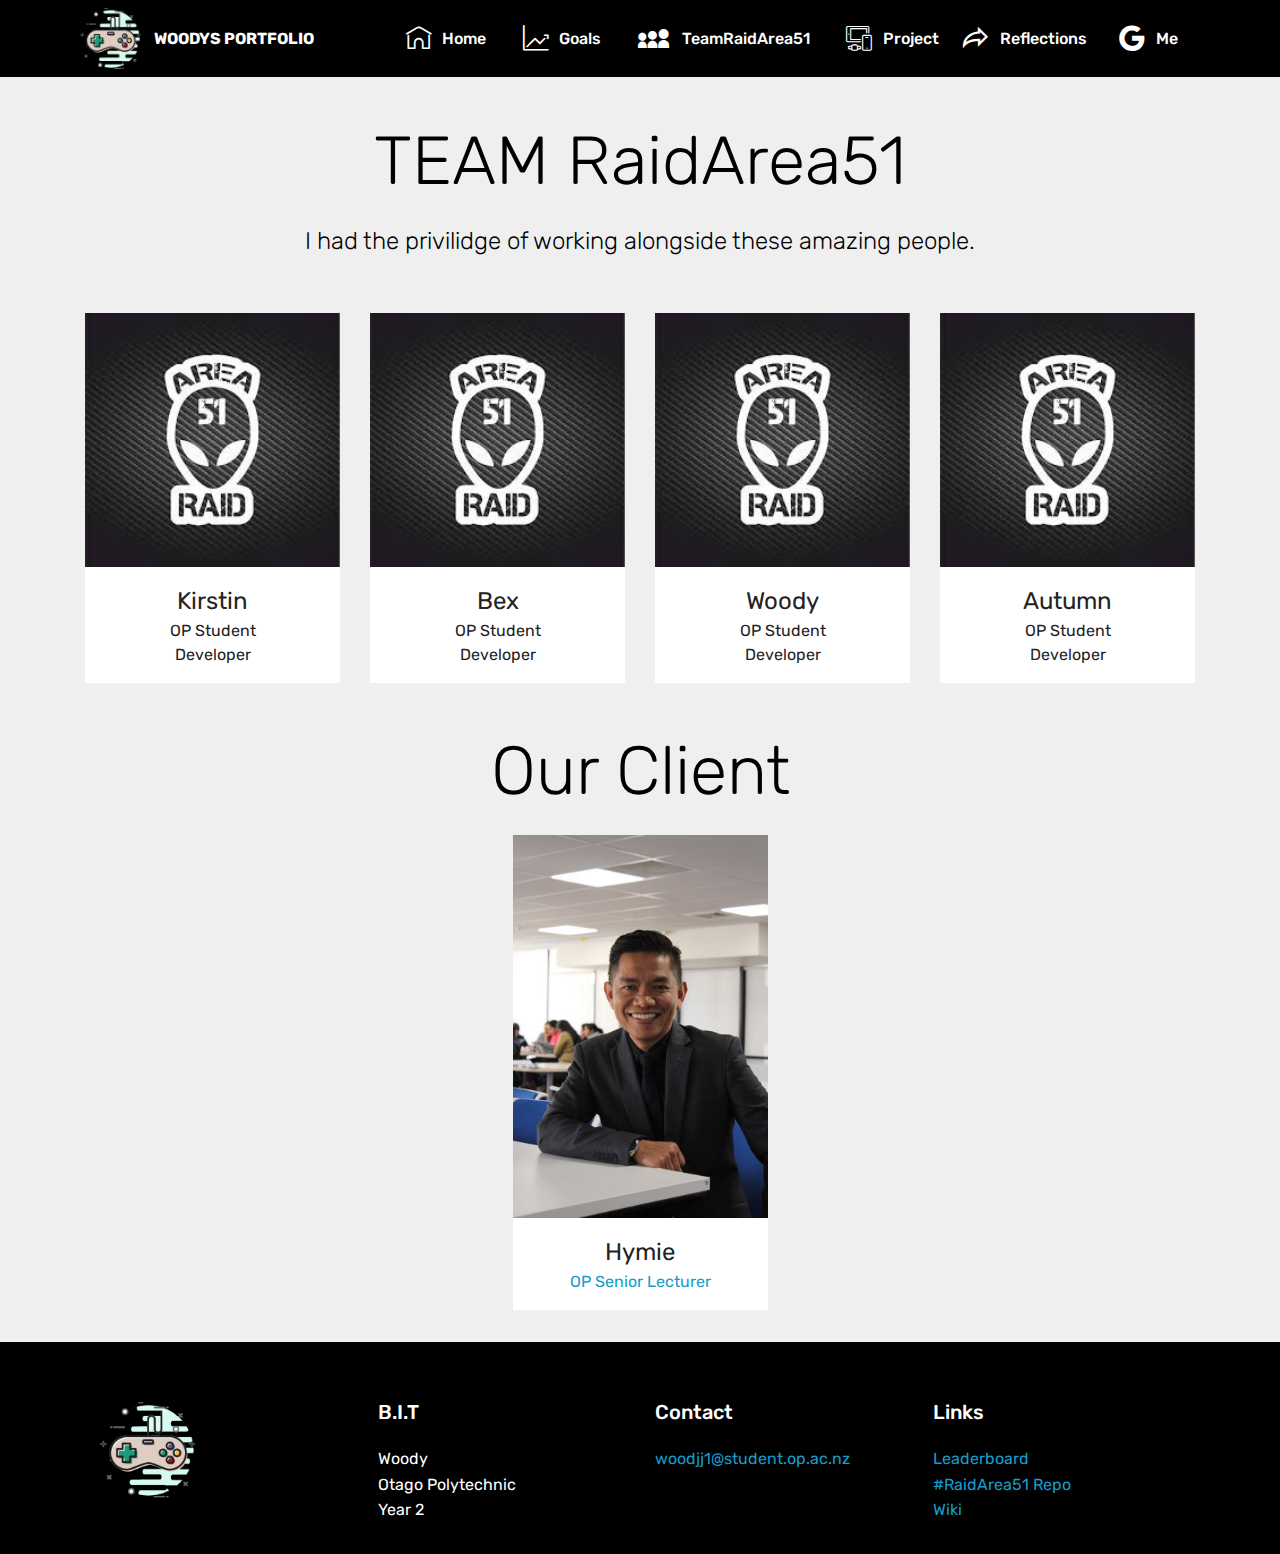
<file: teamraidarea51.html>
<!DOCTYPE html>
<html  >
<head>
  <!-- Site made with Mobirise Website Builder v4.11.4, https://mobirise.com -->
  <meta charset="UTF-8">
  <meta http-equiv="X-UA-Compatible" content="IE=edge">
  <meta name="generator" content="Mobirise v4.11.4, mobirise.com">
  <meta name="viewport" content="width=device-width, initial-scale=1, minimum-scale=1">
  <link rel="shortcut icon" href="assets/images/image-200x200.png" type="image/x-icon">
  <meta name="description" content="Team RaidArea51">
  
  <title>TeamRaidArea51</title>
  <link rel="stylesheet" href="assets/web/assets/mobirise-icons2/mobirise2.css">
  <link rel="stylesheet" href="assets/web/assets/mobirise-icons/mobirise-icons.css">
  <link rel="stylesheet" href="assets/web/assets/mobirise-icons-bold/mobirise-icons-bold.css">
  <link rel="stylesheet" href="assets/bootstrap/css/bootstrap.min.css">
  <link rel="stylesheet" href="assets/bootstrap/css/bootstrap-grid.min.css">
  <link rel="stylesheet" href="assets/bootstrap/css/bootstrap-reboot.min.css">
  <link rel="stylesheet" href="assets/tether/tether.min.css">
  <link rel="stylesheet" href="assets/socicon/css/styles.css">
  <link rel="stylesheet" href="assets/dropdown/css/style.css">
  <link rel="stylesheet" href="assets/theme/css/style.css">
  <link rel="preload" as="style" href="assets/mobirise/css/mbr-additional.css"><link rel="stylesheet" href="assets/mobirise/css/mbr-additional.css" type="text/css">
  
  
  
</head>
<body>
  <section class="menu cid-qTkzRZLJNu" once="menu" id="menu1-r">

    

    <nav class="navbar navbar-expand beta-menu navbar-dropdown align-items-center navbar-fixed-top navbar-toggleable-sm">
        <button class="navbar-toggler navbar-toggler-right" type="button" data-toggle="collapse" data-target="#navbarSupportedContent" aria-controls="navbarSupportedContent" aria-expanded="false" aria-label="Toggle navigation">
            <div class="hamburger">
                <span></span>
                <span></span>
                <span></span>
                <span></span>
            </div>
        </button>
        <div class="menu-logo">
            <div class="navbar-brand">
                <span class="navbar-logo">
                    <a href="http://mariadb.ict.op.ac.nz/~se19s2_06/op-stats-raidarea51/public/" target="_blank">
                         <img src="assets/images/image-200x200.png" alt="Mobirise" title="" style="height: 3.8rem;">
                    </a>
                </span>
                <span class="navbar-caption-wrap"><a class="navbar-caption text-white display-7" href="index.html">WOODYS PORTFOLIO</a></span>
            </div>
        </div>
        <div class="collapse navbar-collapse" id="navbarSupportedContent">
            <ul class="navbar-nav nav-dropdown nav-right" data-app-modern-menu="true"><li class="nav-item">
                    <a class="nav-link link text-white display-7" href="https://mobirise.com">
                        </a>
                </li>
                <li class="nav-item">
                    <a class="nav-link link text-white display-7" href="index.html"><span class="mbrib-home mbr-iconfont mbr-iconfont-btn"></span>
                        Home &nbsp; &nbsp;</a>
                </li><li class="nav-item"><a class="nav-link link text-white display-7" href="goals.html"><span class="mbrib-growing-chart mbr-iconfont mbr-iconfont-btn"></span>
                        Goals &nbsp; &nbsp;</a></li><li class="nav-item"><a class="nav-link link text-white display-7" href="teamraidarea51.html"><span class="socicon socicon-myspace mbr-iconfont mbr-iconfont-btn" style="font-size: 31px;"></span>
                        TeamRaidArea51 &nbsp; &nbsp;</a></li><li class="nav-item"><a class="nav-link link text-white display-7" href="project.html"><span class="mbri-devices mbr-iconfont mbr-iconfont-btn"></span>Project&nbsp;</a></li><li class="nav-item"><a class="nav-link link text-white display-7" href="reflections.html"><span class="mobi-mbri mobi-mbri-share mbr-iconfont mbr-iconfont-btn"></span>Reflections &nbsp;&nbsp;</a></li><li class="nav-item"><a class="nav-link link text-white display-7" href="aboutme.html"><span class="socicon socicon-google mbr-iconfont mbr-iconfont-btn"></span>
                        Me &nbsp;&nbsp;</a></li></ul>
            
        </div>
    </nav>
</section>

<section class="engine"><a href="https://mobirise.info/v">free html templates</a></section><section class="team1 cid-rGJYzzDyKW" id="team1-u">
    
    
    
    <div class="container align-center">
        <h2 class="pb-3 mbr-fonts-style mbr-section-title display-1">TEAM RaidArea51</h2>
        <h3 class="pb-5 mbr-section-subtitle mbr-fonts-style mbr-light display-5">I had the privilidge of working alongside these amazing people.
        </h3>
        <div class="row media-row">
            
        <div class="team-item col-lg-3 col-md-6">
                <div class="item-image">
                    <img src="assets/images/raidarea51image-225x224.jpg" alt="" title="">
                </div>
                <div class="item-caption py-3">
                    <div class="item-name px-2">
                        <p class="mbr-fonts-style display-5">Kirstin</p>
                    </div>
                    <div class="item-role px-2">
                        <p>OP Student<br>Developer</p>
                    </div>
                    
                </div>
            </div><div class="team-item col-lg-3 col-md-6">
                <div class="item-image">
                    <img src="assets/images/raidarea51image-225x224.jpg" alt="" title="">
                </div>
                <div class="item-caption py-3">
                    <div class="item-name px-2">
                        <p class="mbr-fonts-style display-5">
                           Bex</p>
                    </div>
                    <div class="item-role px-2">
                        <p>OP Student<br>Developer</p>
                    </div>
                    
                </div>
            </div><div class="team-item col-lg-3 col-md-6">
                <div class="item-image">
                    <img src="assets/images/raidarea51image-225x224.jpg" alt="" title="">
                </div>
                <div class="item-caption py-3">
                    <div class="item-name px-2">
                        <p class="mbr-fonts-style display-5">
                           Woody</p>
                    </div>
                    <div class="item-role px-2">
                        <p>OP Student<br>Developer</p>
                    </div>
                    
                </div>
            </div><div class="team-item col-lg-3 col-md-6">
                <div class="item-image">
                    <img src="assets/images/raidarea51image-225x224.jpg" alt="" title="">
                </div>
                <div class="item-caption py-3">
                    <div class="item-name px-2">
                        <p class="mbr-fonts-style display-5">
                           Autumn</p>
                    </div>
                    <div class="item-role px-2">
                        <p>OP Student<br>Developer</p>
                    </div>
                    
                </div>
            </div></div>    
    </div>
</section>

<section class="team1 cid-rGK5cmQMFV" id="team1-10">
    
    
    
    <div class="container align-center">
        <h2 class="pb-3 mbr-fonts-style mbr-section-title display-1">Our Client</h2>
        
        <div class="row media-row">
            
        <div class="team-item col-lg-3 col-md-6">
                <div class="item-image">
                    <img src="assets/images/hymie-1-333x500.jpg" alt="" title="">
                </div>
                <div class="item-caption py-3">
                    <div class="item-name px-2">
                        <p class="mbr-fonts-style display-5">Hymie</p>
                    </div>
                    <div class="item-role px-2">
                        <p><a href="https://pm.op.ac.nz/industry-and-research/research/search/researcher/Latif,%20Suhaimi" target="_blank">OP Senior Lecturer</a></p>
                    </div>
                    
                </div>
            </div></div>    
    </div>
</section>

<section class="cid-rGK6ERstNk" id="footer1-11">

    

    

    <div class="container">
        <div class="media-container-row content text-white">
            <div class="col-12 col-md-3">
                <div class="media-wrap">
                    <a href="http://mariadb.ict.op.ac.nz/~se19s2_06/op-stats-raidarea51/public/">
                        <img src="assets/images/image-192x192.png" alt="Mobirise" title="">
                    </a>
                </div>
            </div>
            <div class="col-12 col-md-3 mbr-fonts-style display-7">
                <h5 class="pb-3">B.I.T</h5>
                <p class="mbr-text">Woody<br>Otago Polytechnic<br>Year 2</p>
            </div>
            <div class="col-12 col-md-3 mbr-fonts-style display-7">
                <h5 class="pb-3">
                    Contact</h5>
                <p class="mbr-text"><a href="mailto:woodjj1@student.op.ac.nz">woodjj1@student.op.ac.nz</a><br></p>
            </div>
            <div class="col-12 col-md-3 mbr-fonts-style display-7">
                <h5 class="pb-3">
                    Links
                </h5>
                <p class="mbr-text"><a href="http://mariadb.ict.op.ac.nz/~se19s2_06/op-stats-raidarea51/public/   " target="_blank">Leaderboard</a><br><a href="https://github.com/SoftEnOP/op-stats-raidarea51 " target="_blank">#RaidArea51 Repo&nbsp;</a><br><a href="https://github.com/SoftEnOP/op-stats-raidarea51/wiki" target="_blank">Wiki</a></p>
            </div>
        </div>
        
    </div>
</section>


  <script src="assets/web/assets/jquery/jquery.min.js"></script>
  <script src="assets/popper/popper.min.js"></script>
  <script src="assets/bootstrap/js/bootstrap.min.js"></script>
  <script src="assets/tether/tether.min.js"></script>
  <script src="assets/touchswipe/jquery.touch-swipe.min.js"></script>
  <script src="assets/smoothscroll/smooth-scroll.js"></script>
  <script src="assets/dropdown/js/nav-dropdown.js"></script>
  <script src="assets/dropdown/js/navbar-dropdown.js"></script>
  <script src="assets/theme/js/script.js"></script>
  
  
</body>
</html>
</file>
<file: assets/web/assets/mobirise-icons2/mobirise2.css>
@font-face {
  font-family: 'Moririse2';
  font-display: swap;
  src:  url('mobirise2.eot?f2bix4');
  src:  url('mobirise2.eot?f2bix4#iefix') format('embedded-opentype'),
    url('mobirise2.ttf?f2bix4') format('truetype'),
    url('mobirise2.woff?f2bix4') format('woff'),
    url('mobirise2.svg?f2bix4#mobirise2') format('svg');
  font-weight: normal;
  font-style: normal;
}

[class^="mobi-"], [class*=" mobi-"] {
  /* use !important to prevent issues with browser extensions that change fonts */
  font-family: 'Moririse2' !important;
  speak: none;
  font-style: normal;
  font-weight: normal;
  font-variant: normal;
  text-transform: none;
  line-height: 1;

  /* Better Font Rendering =========== */
  -webkit-font-smoothing: antialiased;
  -moz-osx-font-smoothing: grayscale;
}

.mobi-mbri-add-submenu:before {
  content: "\e900";
}
.mobi-mbri-alert:before {
  content: "\e901";
}
.mobi-mbri-align-center:before {
  content: "\e902";
}
.mobi-mbri-align-justify:before {
  content: "\e903";
}
.mobi-mbri-align-left:before {
  content: "\e904";
}
.mobi-mbri-align-right:before {
  content: "\e905";
}
.mobi-mbri-android:before {
  content: "\e906";
}
.mobi-mbri-apple:before {
  content: "\e907";
}
.mobi-mbri-arrow-down:before {
  content: "\e908";
}
.mobi-mbri-arrow-next:before {
  content: "\e909";
}
.mobi-mbri-arrow-prev:before {
  content: "\e90a";
}
.mobi-mbri-arrow-up:before {
  content: "\e90b";
}
.mobi-mbri-bold:before {
  content: "\e90c";
}
.mobi-mbri-bookmark:before {
  content: "\e90d";
}
.mobi-mbri-bootstrap:before {
  content: "\e90e";
}
.mobi-mbri-briefcase:before {
  content: "\e90f";
}
.mobi-mbri-browse:before {
  content: "\e910";
}
.mobi-mbri-bulleted-list:before {
  content: "\e911";
}
.mobi-mbri-calendar:before {
  content: "\e912";
}
.mobi-mbri-camera:before {
  content: "\e913";
}
.mobi-mbri-cart-add:before {
  content: "\e914";
}
.mobi-mbri-cart-full:before {
  content: "\e915";
}
.mobi-mbri-cash:before {
  content: "\e916";
}
.mobi-mbri-change-style:before {
  content: "\e917";
}
.mobi-mbri-chat:before {
  content: "\e918";
}
.mobi-mbri-clock:before {
  content: "\e919";
}
.mobi-mbri-close:before {
  content: "\e91a";
}
.mobi-mbri-cloud:before {
  content: "\e91b";
}
.mobi-mbri-code:before {
  content: "\e91c";
}
.mobi-mbri-contact-form:before {
  content: "\e91d";
}
.mobi-mbri-credit-card:before {
  content: "\e91e";
}
.mobi-mbri-cursor-click:before {
  content: "\e91f";
}
.mobi-mbri-cust-feedback:before {
  content: "\e920";
}
.mobi-mbri-database:before {
  content: "\e921";
}
.mobi-mbri-delivery:before {
  content: "\e922";
}
.mobi-mbri-desktop:before {
  content: "\e923";
}
.mobi-mbri-devices:before {
  content: "\e924";
}
.mobi-mbri-down:before {
  content: "\e925";
}
.mobi-mbri-download-2:before {
  content: "\e926";
}
.mobi-mbri-download:before {
  content: "\e927";
}
.mobi-mbri-drag-n-drop-2:before {
  content: "\e928";
}
.mobi-mbri-drag-n-drop:before {
  content: "\e929";
}
.mobi-mbri-edit-2:before {
  content: "\e92a";
}
.mobi-mbri-edit:before {
  content: "\e92b";
}
.mobi-mbri-error:before {
  content: "\e92c";
}
.mobi-mbri-extension:before {
  content: "\e92d";
}
.mobi-mbri-features:before {
  content: "\e92e";
}
.mobi-mbri-file:before {
  content: "\e92f";
}
.mobi-mbri-flag:before {
  content: "\e930";
}
.mobi-mbri-folder:before {
  content: "\e931";
}
.mobi-mbri-gift:before {
  content: "\e932";
}
.mobi-mbri-github:before {
  content: "\e933";
}
.mobi-mbri-globe-2:before {
  content: "\e934";
}
.mobi-mbri-globe:before {
  content: "\e935";
}
.mobi-mbri-growing-chart:before {
  content: "\e936";
}
.mobi-mbri-hearth:before {
  content: "\e937";
}
.mobi-mbri-help:before {
  content: "\e938";
}
.mobi-mbri-home:before {
  content: "\e939";
}
.mobi-mbri-hot-cup:before {
  content: "\e93a";
}
.mobi-mbri-idea:before {
  content: "\e93b";
}
.mobi-mbri-image-gallery:before {
  content: "\e93c";
}
.mobi-mbri-image-slider:before {
  content: "\e93d";
}
.mobi-mbri-info:before {
  content: "\e93e";
}
.mobi-mbri-italic:before {
  content: "\e93f";
}
.mobi-mbri-key:before {
  content: "\e940";
}
.mobi-mbri-laptop:before {
  content: "\e941";
}
.mobi-mbri-layers:before {
  content: "\e942";
}
.mobi-mbri-left-right:before {
  content: "\e943";
}
.mobi-mbri-left:before {
  content: "\e944";
}
.mobi-mbri-letter:before {
  content: "\e945";
}
.mobi-mbri-like:before {
  content: "\e946";
}
.mobi-mbri-link:before {
  content: "\e947";
}
.mobi-mbri-lock:before {
  content: "\e948";
}
.mobi-mbri-login:before {
  content: "\e949";
}
.mobi-mbri-logout:before {
  content: "\e94a";
}
.mobi-mbri-magic-stick:before {
  content: "\e94b";
}
.mobi-mbri-map-pin:before {
  content: "\e94c";
}
.mobi-mbri-menu:before {
  content: "\e94d";
}
.mobi-mbri-mobile-2:before {
  content: "\e94e";
}
.mobi-mbri-mobile-horizontal:before {
  content: "\e94f";
}
.mobi-mbri-mobile:before {
  content: "\e950";
}
.mobi-mbri-mobirise:before {
  content: "\e951";
}
.mobi-mbri-more-horizontal:before {
  content: "\e952";
}
.mobi-mbri-more-vertical:before {
  content: "\e953";
}
.mobi-mbri-music:before {
  content: "\e954";
}
.mobi-mbri-new-file:before {
  content: "\e955";
}
.mobi-mbri-numbered-list:before {
  content: "\e956";
}
.mobi-mbri-opened-folder:before {
  content: "\e957";
}
.mobi-mbri-pages:before {
  content: "\e958";
}
.mobi-mbri-paper-plane:before {
  content: "\e959";
}
.mobi-mbri-paperclip:before {
  content: "\e95a";
}
.mobi-mbri-phone:before {
  content: "\e95b";
}
.mobi-mbri-photo:before {
  content: "\e95c";
}
.mobi-mbri-photos:before {
  content: "\e95d";
}
.mobi-mbri-pin:before {
  content: "\e95e";
}
.mobi-mbri-play:before {
  content: "\e95f";
}
.mobi-mbri-plus:before {
  content: "\e960";
}
.mobi-mbri-preview:before {
  content: "\e961";
}
.mobi-mbri-print:before {
  content: "\e962";
}
.mobi-mbri-protect:before {
  content: "\e963";
}
.mobi-mbri-question:before {
  content: "\e964";
}
.mobi-mbri-quote-left:before {
  content: "\e965";
}
.mobi-mbri-quote-right:before {
  content: "\e966";
}
.mobi-mbri-redo:before {
  content: "\e967";
}
.mobi-mbri-refresh:before {
  content: "\e968";
}
.mobi-mbri-responsive-2:before {
  content: "\e969";
}
.mobi-mbri-responsive:before {
  content: "\e96a";
}
.mobi-mbri-right:before {
  content: "\e96b";
}
.mobi-mbri-rocket:before {
  content: "\e96c";
}
.mobi-mbri-sad-face:before {
  content: "\e96d";
}
.mobi-mbri-sale:before {
  content: "\e96e";
}
.mobi-mbri-save:before {
  content: "\e96f";
}
.mobi-mbri-search:before {
  content: "\e970";
}
.mobi-mbri-setting-2:before {
  content: "\e971";
}
.mobi-mbri-setting-3:before {
  content: "\e972";
}
.mobi-mbri-setting:before {
  content: "\e973";
}
.mobi-mbri-share:before {
  content: "\e974";
}
.mobi-mbri-shopping-bag:before {
  content: "\e975";
}
.mobi-mbri-shopping-basket:before {
  content: "\e976";
}
.mobi-mbri-shopping-cart:before {
  content: "\e977";
}
.mobi-mbri-sites:before {
  content: "\e978";
}
.mobi-mbri-smile-face:before {
  content: "\e979";
}
.mobi-mbri-speed:before {
  content: "\e97a";
}
.mobi-mbri-star:before {
  content: "\e97b";
}
.mobi-mbri-success:before {
  content: "\e97c";
}
.mobi-mbri-sun:before {
  content: "\e97d";
}
.mobi-mbri-sun2:before {
  content: "\e97e";
}
.mobi-mbri-tablet-vertical:before {
  content: "\e97f";
}
.mobi-mbri-tablet:before {
  content: "\e980";
}
.mobi-mbri-target:before {
  content: "\e981";
}
.mobi-mbri-timer:before {
  content: "\e982";
}
.mobi-mbri-to-ftp:before {
  content: "\e983";
}
.mobi-mbri-to-local-drive:before {
  content: "\e984";
}
.mobi-mbri-touch-swipe:before {
  content: "\e985";
}
.mobi-mbri-touch:before {
  content: "\e986";
}
.mobi-mbri-trash:before {
  content: "\e987";
}
.mobi-mbri-underline:before {
  content: "\e988";
}
.mobi-mbri-undo:before {
  content: "\e989";
}
.mobi-mbri-unlink:before {
  content: "\e98a";
}
.mobi-mbri-unlock:before {
  content: "\e98b";
}
.mobi-mbri-up-down:before {
  content: "\e98c";
}
.mobi-mbri-up:before {
  content: "\e98d";
}
.mobi-mbri-update:before {
  content: "\e98e";
}
.mobi-mbri-upload-2:before {
  content: "\e98f";
}
.mobi-mbri-upload:before {
  content: "\e990";
}
.mobi-mbri-user-2:before {
  content: "\e991";
}
.mobi-mbri-user:before {
  content: "\e992";
}
.mobi-mbri-users:before {
  content: "\e993";
}
.mobi-mbri-video-play:before {
  content: "\e994";
}
.mobi-mbri-video:before {
  content: "\e995";
}
.mobi-mbri-watch:before {
  content: "\e996";
}
.mobi-mbri-website-theme-2:before {
  content: "\e997";
}
.mobi-mbri-website-theme:before {
  content: "\e998";
}
.mobi-mbri-wifi:before {
  content: "\e999";
}
.mobi-mbri-windows:before {
  content: "\e99a";
}
.mobi-mbri-zoom-in:before {
  content: "\e99b";
}
.mobi-mbri-zoom-out:before {
  content: "\e99c";
}
</file>
<file: assets/web/assets/mobirise-icons/mobirise-icons.css>
@font-face {
  font-family: 'MobiriseIcons';
  src:  url('mobirise-icons.eot?spat4u');
  src:  url('mobirise-icons.eot?spat4u#iefix') format('embedded-opentype'),
    url('mobirise-icons.ttf?spat4u') format('truetype'),
    url('mobirise-icons.woff?spat4u') format('woff'),
    url('mobirise-icons.svg?spat4u#MobiriseIcons') format('svg');
  font-weight: normal;
  font-style: normal;
  font-display: swap;
}

[class^="mbri-"], [class*=" mbri-"] {
  /* use !important to prevent issues with browser extensions that change fonts */
  font-family: MobiriseIcons !important;
  speak: none;
  font-style: normal;
  font-weight: normal;
  font-variant: normal;
  text-transform: none;
  line-height: 1;

  /* Better Font Rendering =========== */
  -webkit-font-smoothing: antialiased;
  -moz-osx-font-smoothing: grayscale;
}

.mbri-add-submenu:before {
  content: "\e900";
}
.mbri-alert:before {
  content: "\e901";
}
.mbri-align-center:before {
  content: "\e902";
}
.mbri-align-justify:before {
  content: "\e903";
}
.mbri-align-left:before {
  content: "\e904";
}
.mbri-align-right:before {
  content: "\e905";
}
.mbri-android:before {
  content: "\e906";
}
.mbri-apple:before {
  content: "\e907";
}
.mbri-arrow-down:before {
  content: "\e908";
}
.mbri-arrow-next:before {
  content: "\e909";
}
.mbri-arrow-prev:before {
  content: "\e90a";
}
.mbri-arrow-up:before {
  content: "\e90b";
}
.mbri-bold:before {
  content: "\e90c";
}
.mbri-bookmark:before {
  content: "\e90d";
}
.mbri-bootstrap:before {
  content: "\e90e";
}
.mbri-briefcase:before {
  content: "\e90f";
}
.mbri-browse:before {
  content: "\e910";
}
.mbri-bulleted-list:before {
  content: "\e911";
}
.mbri-calendar:before {
  content: "\e912";
}
.mbri-camera:before {
  content: "\e913";
}
.mbri-cart-add:before {
  content: "\e914";
}
.mbri-cart-full:before {
  content: "\e915";
}
.mbri-cash:before {
  content: "\e916";
}
.mbri-change-style:before {
  content: "\e917";
}
.mbri-chat:before {
  content: "\e918";
}
.mbri-clock:before {
  content: "\e919";
}
.mbri-close:before {
  content: "\e91a";
}
.mbri-cloud:before {
  content: "\e91b";
}
.mbri-code:before {
  content: "\e91c";
}
.mbri-contact-form:before {
  content: "\e91d";
}
.mbri-credit-card:before {
  content: "\e91e";
}
.mbri-cursor-click:before {
  content: "\e91f";
}
.mbri-cust-feedback:before {
  content: "\e920";
}
.mbri-database:before {
  content: "\e921";
}
.mbri-delivery:before {
  content: "\e922";
}
.mbri-desktop:before {
  content: "\e923";
}
.mbri-devices:before {
  content: "\e924";
}
.mbri-down:before {
  content: "\e925";
}
.mbri-download:before {
  content: "\e989";
}
.mbri-drag-n-drop:before {
  content: "\e927";
}
.mbri-drag-n-drop2:before {
  content: "\e928";
}
.mbri-edit:before {
  content: "\e929";
}
.mbri-edit2:before {
  content: "\e92a";
}
.mbri-error:before {
  content: "\e92b";
}
.mbri-extension:before {
  content: "\e92c";
}
.mbri-features:before {
  content: "\e92d";
}
.mbri-file:before {
  content: "\e92e";
}
.mbri-flag:before {
  content: "\e92f";
}
.mbri-folder:before {
  content: "\e930";
}
.mbri-gift:before {
  content: "\e931";
}
.mbri-github:before {
  content: "\e932";
}
.mbri-globe:before {
  content: "\e933";
}
.mbri-globe-2:before {
  content: "\e934";
}
.mbri-growing-chart:before {
  content: "\e935";
}
.mbri-hearth:before {
  content: "\e936";
}
.mbri-help:before {
  content: "\e937";
}
.mbri-home:before {
  content: "\e938";
}
.mbri-hot-cup:before {
  content: "\e939";
}
.mbri-idea:before {
  content: "\e93a";
}
.mbri-image-gallery:before {
  content: "\e93b";
}
.mbri-image-slider:before {
  content: "\e93c";
}
.mbri-info:before {
  content: "\e93d";
}
.mbri-italic:before {
  content: "\e93e";
}
.mbri-key:before {
  content: "\e93f";
}
.mbri-laptop:before {
  content: "\e940";
}
.mbri-layers:before {
  content: "\e941";
}
.mbri-left-right:before {
  content: "\e942";
}
.mbri-left:before {
  content: "\e943";
}
.mbri-letter:before {
  content: "\e944";
}
.mbri-like:before {
  content: "\e945";
}
.mbri-link:before {
  content: "\e946";
}
.mbri-lock:before {
  content: "\e947";
}
.mbri-login:before {
  content: "\e948";
}
.mbri-logout:before {
  content: "\e949";
}
.mbri-magic-stick:before {
  content: "\e94a";
}
.mbri-map-pin:before {
  content: "\e94b";
}
.mbri-menu:before {
  content: "\e94c";
}
.mbri-mobile:before {
  content: "\e94d";
}
.mbri-mobile2:before {
  content: "\e94e";
}
.mbri-mobirise:before {
  content: "\e94f";
}
.mbri-more-horizontal:before {
  content: "\e950";
}
.mbri-more-vertical:before {
  content: "\e951";
}
.mbri-music:before {
  content: "\e952";
}
.mbri-new-file:before {
  content: "\e953";
}
.mbri-numbered-list:before {
  content: "\e954";
}
.mbri-opened-folder:before {
  content: "\e955";
}
.mbri-pages:before {
  content: "\e956";
}
.mbri-paper-plane:before {
  content: "\e957";
}
.mbri-paperclip:before {
  content: "\e958";
}
.mbri-photo:before {
  content: "\e959";
}
.mbri-photos:before {
  content: "\e95a";
}
.mbri-pin:before {
  content: "\e95b";
}
.mbri-play:before {
  content: "\e95c";
}
.mbri-plus:before {
  content: "\e95d";
}
.mbri-preview:before {
  content: "\e95e";
}
.mbri-print:before {
  content: "\e95f";
}
.mbri-protect:before {
  content: "\e960";
}
.mbri-question:before {
  content: "\e961";
}
.mbri-quote-left:before {
  content: "\e962";
}
.mbri-quote-right:before {
  content: "\e963";
}
.mbri-refresh:before {
  content: "\e964";
}
.mbri-responsive:before {
  content: "\e965";
}
.mbri-right:before {
  content: "\e966";
}
.mbri-rocket:before {
  content: "\e967";
}
.mbri-sad-face:before {
  content: "\e968";
}
.mbri-sale:before {
  content: "\e969";
}
.mbri-save:before {
  content: "\e96a";
}
.mbri-search:before {
  content: "\e96b";
}
.mbri-setting:before {
  content: "\e96c";
}
.mbri-setting2:before {
  content: "\e96d";
}
.mbri-setting3:before {
  content: "\e96e";
}
.mbri-share:before {
  content: "\e96f";
}
.mbri-shopping-bag:before {
  content: "\e970";
}
.mbri-shopping-basket:before {
  content: "\e971";
}
.mbri-shopping-cart:before {
  content: "\e972";
}
.mbri-sites:before {
  content: "\e973";
}
.mbri-smile-face:before {
  content: "\e974";
}
.mbri-speed:before {
  content: "\e975";
}
.mbri-star:before {
  content: "\e976";
}
.mbri-success:before {
  content: "\e977";
}
.mbri-sun:before {
  content: "\e978";
}
.mbri-sun2:before {
  content: "\e979";
}
.mbri-tablet:before {
  content: "\e97a";
}
.mbri-tablet-vertical:before {
  content: "\e97b";
}
.mbri-target:before {
  content: "\e97c";
}
.mbri-timer:before {
  content: "\e97d";
}
.mbri-to-ftp:before {
  content: "\e97e";
}
.mbri-to-local-drive:before {
  content: "\e97f";
}
.mbri-touch-swipe:before {
  content: "\e980";
}
.mbri-touch:before {
  content: "\e981";
}
.mbri-trash:before {
  content: "\e982";
}
.mbri-underline:before {
  content: "\e983";
}
.mbri-unlink:before {
  content: "\e984";
}
.mbri-unlock:before {
  content: "\e985";
}
.mbri-up-down:before {
  content: "\e986";
}
.mbri-up:before {
  content: "\e987";
}
.mbri-update:before {
  content: "\e988";
}
.mbri-upload:before {
 content: "\e926"; 
}
.mbri-user:before {
  content: "\e98a";
}
.mbri-user2:before {
  content: "\e98b";
}
.mbri-users:before {
  content: "\e98c";
}
.mbri-video:before {
  content: "\e98d";
}
.mbri-video-play:before {
  content: "\e98e";
}
.mbri-watch:before {
  content: "\e98f";
}
.mbri-website-theme:before {
  content: "\e990";
}
.mbri-wifi:before {
  content: "\e991";
}
.mbri-windows:before {
  content: "\e992";
}
.mbri-zoom-out:before {
  content: "\e993";
}
.mbri-redo:before {
  content: "\e994";
}
.mbri-undo:before {
  content: "\e995";
}
</file>
<file: assets/web/assets/mobirise-icons-bold/mobirise-icons-bold.css>
@font-face {
  font-family: 'mobirise-icons-bold';
  font-display: swap;
  src:  url('mobirise-icons-bold.eot?m1l4yr');
  src:  url('mobirise-icons-bold.eot?m1l4yr#iefix') format('embedded-opentype'),
    url('mobirise-icons-bold.ttf?m1l4yr') format('truetype'),
    url('mobirise-icons-bold.woff?m1l4yr') format('woff'),
    url('mobirise-icons-bold.svg?m1l4yr#mobirise-icons-bold') format('svg');
  font-weight: normal;
  font-style: normal;
}

[class^="mbrib-"], [class*="mbrib-"] {
  /* use !important to prevent issues with browser extensions that change fonts */
  font-family: 'mobirise-icons-bold' !important;
  speak: none;
  font-style: normal;
  font-weight: normal;
  font-variant: normal;
  text-transform: none;
  line-height: 1;

  /* Better Font Rendering =========== */
  -webkit-font-smoothing: antialiased;
  -moz-osx-font-smoothing: grayscale;
}

.mbrib-add-submenu:before {
  content: "\e900";
}
.mbrib-alert:before {
  content: "\e901";
}
.mbrib-align-center:before {
  content: "\e902";
}
.mbrib-align-justify:before {
  content: "\e903";
}
.mbrib-align-left:before {
  content: "\e904";
}
.mbrib-align-right:before {
  content: "\e905";
}
.mbrib-android:before {
  content: "\e906";
}
.mbrib-apple:before {
  content: "\e907";
}
.mbrib-arrow-down:before {
  content: "\e908";
}
.mbrib-arrow-next:before {
  content: "\e909";
}
.mbrib-arrow-prev:before {
  content: "\e90a";
}
.mbrib-arrow-up:before {
  content: "\e90b";
}
.mbrib-bold:before {
  content: "\e90c";
}
.mbrib-bookmark:before {
  content: "\e90d";
}
.mbrib-bootstrap:before {
  content: "\e90e";
}
.mbrib-briefcase:before {
  content: "\e90f";
}
.mbrib-browse:before {
  content: "\e910";
}
.mbrib-bulleted-list:before {
  content: "\e911";
}
.mbrib-calendar:before {
  content: "\e912";
}
.mbrib-camera:before {
  content: "\e913";
}
.mbrib-cart-add:before {
  content: "\e914";
}
.mbrib-cart-full:before {
  content: "\e915";
}
.mbrib-cash:before {
  content: "\e916";
}
.mbrib-change-style:before {
  content: "\e917";
}
.mbrib-chat:before {
  content: "\e918";
}
.mbrib-clock:before {
  content: "\e919";
}
.mbrib-close:before {
  content: "\e91a";
}
.mbrib-cloud:before {
  content: "\e91b";
}
.mbrib-code:before {
  content: "\e91c";
}
.mbrib-contact-form:before {
  content: "\e91d";
}
.mbrib-credit-card:before {
  content: "\e91e";
}
.mbrib-cursor-click:before {
  content: "\e91f";
}
.mbrib-cust-feedback:before {
  content: "\e920";
}
.mbrib-database:before {
  content: "\e921";
}
.mbrib-delivery:before {
  content: "\e922";
}
.mbrib-desktop:before {
  content: "\e923";
}
.mbrib-devices:before {
  content: "\e924";
}
.mbrib-down:before {
  content: "\e925";
}
.mbrib-download:before {
  content: "\e926";
}
.mbrib-drag-n-drop:before {
  content: "\e927";
}
.mbrib-drag-n-drop2:before {
  content: "\e928";
}
.mbrib-edit:before {
  content: "\e929";
}
.mbrib-edit2:before {
  content: "\e92a";
}
.mbrib-error:before {
  content: "\e92b";
}
.mbrib-extension:before {
  content: "\e92c";
}
.mbrib-features:before {
  content: "\e92d";
}
.mbrib-file:before {
  content: "\e92e";
}
.mbrib-flag:before {
  content: "\e92f";
}
.mbrib-folder:before {
  content: "\e930";
}
.mbrib-gift:before {
  content: "\e931";
}
.mbrib-github:before {
  content: "\e932";
}
.mbrib-globe-2:before {
  content: "\e933";
}
.mbrib-globe:before {
  content: "\e934";
}
.mbrib-growing-chart:before {
  content: "\e935";
}
.mbrib-hearth:before {
  content: "\e936";
}
.mbrib-help:before {
  content: "\e937";
}
.mbrib-home:before {
  content: "\e938";
}
.mbrib-hot-cup:before {
  content: "\e939";
}
.mbrib-idea:before {
  content: "\e93a";
}
.mbrib-image-gallery:before {
  content: "\e93b";
}
.mbrib-image-slider:before {
  content: "\e93c";
}
.mbrib-info:before {
  content: "\e93d";
}
.mbrib-italic:before {
  content: "\e93e";
}
.mbrib-key:before {
  content: "\e93f";
}
.mbrib-laptop:before {
  content: "\e940";
}
.mbrib-layers:before {
  content: "\e941";
}
.mbrib-left-right:before {
  content: "\e942";
}
.mbrib-left:before {
  content: "\e943";
}
.mbrib-letter:before {
  content: "\e944";
}
.mbrib-like:before {
  content: "\e945";
}
.mbrib-link:before {
  content: "\e946";
}
.mbrib-lock:before {
  content: "\e947";
}
.mbrib-login:before {
  content: "\e948";
}
.mbrib-logout:before {
  content: "\e949";
}
.mbrib-magic-stick:before {
  content: "\e94a";
}
.mbrib-map-pin:before {
  content: "\e94b";
}
.mbrib-menu:before {
  content: "\e94c";
}
.mbrib-mobile:before {
  content: "\e94d";
}
.mbrib-mobile2:before {
  content: "\e94e";
}
.mbrib-mobirise:before {
  content: "\e94f";
}
.mbrib-more-horizontal:before {
  content: "\e950";
}
.mbrib-more-vertical:before {
  content: "\e951";
}
.mbrib-music:before {
  content: "\e952";
}
.mbrib-new-file:before {
  content: "\e953";
}
.mbrib-numbered-list:before {
  content: "\e954";
}
.mbrib-opened-folder:before {
  content: "\e955";
}
.mbrib-pages:before {
  content: "\e956";
}
.mbrib-paper-plane:before {
  content: "\e957";
}
.mbrib-paperclip:before {
  content: "\e958";
}
.mbrib-photo:before {
  content: "\e959";
}
.mbrib-photos:before {
  content: "\e95a";
}
.mbrib-pin:before {
  content: "\e95b";
}
.mbrib-play:before {
  content: "\e95c";
}
.mbrib-plus:before {
  content: "\e95d";
}
.mbrib-preview:before {
  content: "\e95e";
}
.mbrib-print:before {
  content: "\e95f";
}
.mbrib-protect:before {
  content: "\e960";
}
.mbrib-question:before {
  content: "\e961";
}
.mbrib-quote-left:before {
  content: "\e962";
}
.mbrib-quote-right:before {
  content: "\e963";
}
.mbrib-redo:before {
  content: "\e964";
}
.mbrib-refresh:before {
  content: "\e965";
}
.mbrib-responsive:before {
  content: "\e966";
}
.mbrib-right:before {
  content: "\e967";
}
.mbrib-rocket:before {
  content: "\e968";
}
.mbrib-sad-face:before {
  content: "\e969";
}
.mbrib-sale:before {
  content: "\e96a";
}
.mbrib-save:before {
  content: "\e96b";
}
.mbrib-search:before {
  content: "\e96c";
}
.mbrib-setting:before {
  content: "\e96d";
}
.mbrib-setting2:before {
  content: "\e96e";
}
.mbrib-setting3:before {
  content: "\e96f";
}
.mbrib-share:before {
  content: "\e970";
}
.mbrib-shopping-bag:before {
  content: "\e971";
}
.mbrib-shopping-basket:before {
  content: "\e972";
}
.mbrib-shopping-cart:before {
  content: "\e973";
}
.mbrib-sites:before {
  content: "\e974";
}
.mbrib-smile-face:before {
  content: "\e975";
}
.mbrib-speed:before {
  content: "\e976";
}
.mbrib-star:before {
  content: "\e977";
}
.mbrib-success:before {
  content: "\e978";
}
.mbrib-sun:before {
  content: "\e979";
}
.mbrib-sun2:before {
  content: "\e97a";
}
.mbrib-tablet-vertical:before {
  content: "\e97b";
}
.mbrib-tablet:before {
  content: "\e97c";
}
.mbrib-target:before {
  content: "\e97d";
}
.mbrib-timer:before {
  content: "\e97e";
}
.mbrib-to-ftp:before {
  content: "\e97f";
}
.mbrib-to-local-drive:before {
  content: "\e980";
}
.mbrib-touch-swipe:before {
  content: "\e981";
}
.mbrib-touch:before {
  content: "\e982";
}
.mbrib-trash:before {
  content: "\e983";
}
.mbrib-underline:before {
  content: "\e984";
}
.mbrib-undo:before {
  content: "\e985";
}
.mbrib-unlink:before {
  content: "\e986";
}
.mbrib-unlock:before {
  content: "\e987";
}
.mbrib-up-down:before {
  content: "\e988";
}
.mbrib-up:before {
  content: "\e989";
}
.mbrib-update:before {
  content: "\e98a";
}
.mbrib-upload:before {
  content: "\e98b";
}
.mbrib-user:before {
  content: "\e98c";
}
.mbrib-user2:before {
  content: "\e98d";
}
.mbrib-users:before {
  content: "\e98e";
}
.mbrib-video-play:before {
  content: "\e98f";
}
.mbrib-video:before {
  content: "\e990";
}
.mbrib-watch:before {
  content: "\e991";
}
.mbrib-website-theme:before {
  content: "\e992";
}
.mbrib-wifi:before {
  content: "\e993";
}
.mbrib-windows:before {
  content: "\e994";
}
.mbrib-zoom-out:before {
  content: "\e995";
}
</file>
<file: assets/socicon/css/styles.css>
@charset "UTF-8";

@font-face {
  font-family: "socicon";
  src:url("../fonts/socicon.eot");
  src:url("../fonts/socicon.eot?#iefix") format("embedded-opentype"),
    url("../fonts/socicon.woff") format("woff"),
    url("../fonts/socicon.ttf") format("truetype"),
    url("../fonts/socicon.svg#socicon") format("svg");
  font-weight: normal;
  font-style: normal;
  font-display:swap;
}

[data-icon]:before {
  font-family: "socicon" !important;
  content: attr(data-icon);
  font-style: normal !important;
  font-weight: normal !important;
  font-variant: normal !important;
  text-transform: none !important;
  speak: none;
  line-height: 1;
  -webkit-font-smoothing: antialiased;
  -moz-osx-font-smoothing: grayscale;
}

[class^="socicon-"]:before,
[class*=" socicon-"]:before {
  font-family: "socicon" !important;
  font-style: normal !important;
  font-weight: normal !important;
  font-variant: normal !important;
  text-transform: none !important;
  speak: none;
  line-height: 1;
  -webkit-font-smoothing: antialiased;
  -moz-osx-font-smoothing: grayscale;
}

.socicon-modelmayhem:before {
  content: "\e000";
}
.socicon-mixcloud:before {
  content: "\e001";
}
.socicon-drupal:before {
  content: "\e002";
}
.socicon-swarm:before {
  content: "\e003";
}
.socicon-istock:before {
  content: "\e004";
}
.socicon-yammer:before {
  content: "\e005";
}
.socicon-ello:before {
  content: "\e006";
}
.socicon-stackoverflow:before {
  content: "\e007";
}
.socicon-persona:before {
  content: "\e008";
}
.socicon-triplej:before {
  content: "\e009";
}
.socicon-houzz:before {
  content: "\e00a";
}
.socicon-rss:before {
  content: "\e00b";
}
.socicon-paypal:before {
  content: "\e00c";
}
.socicon-odnoklassniki:before {
  content: "\e00d";
}
.socicon-airbnb:before {
  content: "\e00e";
}
.socicon-periscope:before {
  content: "\e00f";
}
.socicon-outlook:before {
  content: "\e010";
}
.socicon-coderwall:before {
  content: "\e011";
}
.socicon-tripadvisor:before {
  content: "\e012";
}
.socicon-appnet:before {
  content: "\e013";
}
.socicon-goodreads:before {
  content: "\e014";
}
.socicon-tripit:before {
  content: "\e015";
}
.socicon-lanyrd:before {
  content: "\e016";
}
.socicon-slideshare:before {
  content: "\e017";
}
.socicon-buffer:before {
  content: "\e018";
}
.socicon-disqus:before {
  content: "\e019";
}
.socicon-vkontakte:before {
  content: "\e01a";
}
.socicon-whatsapp:before {
  content: "\e01b";
}
.socicon-patreon:before {
  content: "\e01c";
}
.socicon-storehouse:before {
  content: "\e01d";
}
.socicon-pocket:before {
  content: "\e01e";
}
.socicon-mail:before {
  content: "\e01f";
}
.socicon-blogger:before {
  content: "\e020";
}
.socicon-technorati:before {
  content: "\e021";
}
.socicon-reddit:before {
  content: "\e022";
}
.socicon-dribbble:before {
  content: "\e023";
}
.socicon-stumbleupon:before {
  content: "\e024";
}
.socicon-digg:before {
  content: "\e025";
}
.socicon-envato:before {
  content: "\e026";
}
.socicon-behance:before {
  content: "\e027";
}
.socicon-delicious:before {
  content: "\e028";
}
.socicon-deviantart:before {
  content: "\e029";
}
.socicon-forrst:before {
  content: "\e02a";
}
.socicon-play:before {
  content: "\e02b";
}
.socicon-zerply:before {
  content: "\e02c";
}
.socicon-wikipedia:before {
  content: "\e02d";
}
.socicon-apple:before {
  content: "\e02e";
}
.socicon-flattr:before {
  content: "\e02f";
}
.socicon-github:before {
  content: "\e030";
}
.socicon-renren:before {
  content: "\e031";
}
.socicon-friendfeed:before {
  content: "\e032";
}
.socicon-newsvine:before {
  content: "\e033";
}
.socicon-identica:before {
  content: "\e034";
}
.socicon-bebo:before {
  content: "\e035";
}
.socicon-zynga:before {
  content: "\e036";
}
.socicon-steam:before {
  content: "\e037";
}
.socicon-xbox:before {
  content: "\e038";
}
.socicon-windows:before {
  content: "\e039";
}
.socicon-qq:before {
  content: "\e03a";
}
.socicon-douban:before {
  content: "\e03b";
}
.socicon-meetup:before {
  content: "\e03c";
}
.socicon-playstation:before {
  content: "\e03d";
}
.socicon-android:before {
  content: "\e03e";
}
.socicon-snapchat:before {
  content: "\e03f";
}
.socicon-twitter:before {
  content: "\e040";
}
.socicon-facebook:before {
  content: "\e041";
}
.socicon-googleplus:before {
  content: "\e042";
}
.socicon-pinterest:before {
  content: "\e043";
}
.socicon-foursquare:before {
  content: "\e044";
}
.socicon-yahoo:before {
  content: "\e045";
}
.socicon-skype:before {
  content: "\e046";
}
.socicon-yelp:before {
  content: "\e047";
}
.socicon-feedburner:before {
  content: "\e048";
}
.socicon-linkedin:before {
  content: "\e049";
}
.socicon-viadeo:before {
  content: "\e04a";
}
.socicon-xing:before {
  content: "\e04b";
}
.socicon-myspace:before {
  content: "\e04c";
}
.socicon-soundcloud:before {
  content: "\e04d";
}
.socicon-spotify:before {
  content: "\e04e";
}
.socicon-grooveshark:before {
  content: "\e04f";
}
.socicon-lastfm:before {
  content: "\e050";
}
.socicon-youtube:before {
  content: "\e051";
}
.socicon-vimeo:before {
  content: "\e052";
}
.socicon-dailymotion:before {
  content: "\e053";
}
.socicon-vine:before {
  content: "\e054";
}
.socicon-flickr:before {
  content: "\e055";
}
.socicon-500px:before {
  content: "\e056";
}
.socicon-wordpress:before {
  content: "\e058";
}
.socicon-tumblr:before {
  content: "\e059";
}
.socicon-twitch:before {
  content: "\e05a";
}
.socicon-8tracks:before {
  content: "\e05b";
}
.socicon-amazon:before {
  content: "\e05c";
}
.socicon-icq:before {
  content: "\e05d";
}
.socicon-smugmug:before {
  content: "\e05e";
}
.socicon-ravelry:before {
  content: "\e05f";
}
.socicon-weibo:before {
  content: "\e060";
}
.socicon-baidu:before {
  content: "\e061";
}
.socicon-angellist:before {
  content: "\e062";
}
.socicon-ebay:before {
  content: "\e063";
}
.socicon-imdb:before {
  content: "\e064";
}
.socicon-stayfriends:before {
  content: "\e065";
}
.socicon-residentadvisor:before {
  content: "\e066";
}
.socicon-google:before {
  content: "\e067";
}
.socicon-yandex:before {
  content: "\e068";
}
.socicon-sharethis:before {
  content: "\e069";
}
.socicon-bandcamp:before {
  content: "\e06a";
}
.socicon-itunes:before {
  content: "\e06b";
}
.socicon-deezer:before {
  content: "\e06c";
}
.socicon-telegram:before {
  content: "\e06e";
}
.socicon-openid:before {
  content: "\e06f";
}
.socicon-amplement:before {
  content: "\e070";
}
.socicon-viber:before {
  content: "\e071";
}
.socicon-zomato:before {
  content: "\e072";
}
.socicon-draugiem:before {
  content: "\e074";
}
.socicon-endomodo:before {
  content: "\e075";
}
.socicon-filmweb:before {
  content: "\e076";
}
.socicon-stackexchange:before {
  content: "\e077";
}
.socicon-wykop:before {
  content: "\e078";
}
.socicon-teamspeak:before {
  content: "\e079";
}
.socicon-teamviewer:before {
  content: "\e07a";
}
.socicon-ventrilo:before {
  content: "\e07b";
}
.socicon-younow:before {
  content: "\e07c";
}
.socicon-raidcall:before {
  content: "\e07d";
}
.socicon-mumble:before {
  content: "\e07e";
}
.socicon-medium:before {
  content: "\e06d";
}
.socicon-bebee:before {
  content: "\e07f";
}
.socicon-hitbox:before {
  content: "\e080";
}
.socicon-reverbnation:before {
  content: "\e081";
}
.socicon-formulr:before {
  content: "\e082";
}
.socicon-instagram:before {
  content: "\e057";
}
.socicon-battlenet:before {
  content: "\e083";
}
.socicon-chrome:before {
  content: "\e084";
}
.socicon-discord:before {
  content: "\e086";
}
.socicon-issuu:before {
  content: "\e087";
}
.socicon-macos:before {
  content: "\e088";
}
.socicon-firefox:before {
  content: "\e089";
}
.socicon-opera:before {
  content: "\e08d";
}
.socicon-keybase:before {
  content: "\e090";
}
.socicon-alliance:before {
  content: "\e091";
}
.socicon-livejournal:before {
  content: "\e092";
}
.socicon-googlephotos:before {
  content: "\e093";
}
.socicon-horde:before {
  content: "\e094";
}
.socicon-etsy:before {
  content: "\e095";
}
.socicon-zapier:before {
  content: "\e096";
}
.socicon-google-scholar:before {
  content: "\e097";
}
.socicon-researchgate:before {
  content: "\e098";
}
.socicon-wechat:before {
  content: "\e099";
}
.socicon-strava:before {
  content: "\e09a";
}
.socicon-line:before {
  content: "\e09b";
}
.socicon-lyft:before {
  content: "\e09c";
}
.socicon-uber:before {
  content: "\e09d";
}
.socicon-songkick:before {
  content: "\e09e";
}
.socicon-viewbug:before {
  content: "\e09f";
}
.socicon-googlegroups:before {
  content: "\e0a0";
}
.socicon-quora:before {
  content: "\e073";
}
.socicon-diablo:before {
  content: "\e085";
}
.socicon-blizzard:before {
  content: "\e0a1";
}
.socicon-hearthstone:before {
  content: "\e08b";
}
.socicon-heroes:before {
  content: "\e08a";
}
.socicon-overwatch:before {
  content: "\e08c";
}
.socicon-warcraft:before {
  content: "\e08e";
}
.socicon-starcraft:before {
  content: "\e08f";
}
.socicon-beam:before {
  content: "\e0a2";
}
.socicon-curse:before {
  content: "\e0a3";
}
.socicon-player:before {
  content: "\e0a4";
}
.socicon-streamjar:before {
  content: "\e0a5";
}
.socicon-nintendo:before {
  content: "\e0a6";
}
.socicon-hellocoton:before {
  content: "\e0a7";
}
</file>
<file: assets/dropdown/css/style.css>
.navbar-dropdown {
  left: 0;
  padding: 0;
  position: absolute;
  right: 0;
  top: 0;
  transition: all 0.45s ease;
  z-index: 1030;
  background: #282828; }
  .navbar-dropdown .navbar-logo {
    margin-right: 0.8rem;
    transition: margin 0.3s ease-in-out;
    vertical-align: middle; }
    .navbar-dropdown .navbar-logo img {
      height: 3.125rem;
      transition: all 0.3s ease-in-out; }
    .navbar-dropdown .navbar-logo.mbr-iconfont {
      font-size: 3.125rem;
      line-height: 3.125rem; }
  .navbar-dropdown .navbar-caption {
    font-weight: 700;
    white-space: normal;
    vertical-align: -4px;
    line-height: 3.125rem !important; }
    .navbar-dropdown .navbar-caption, .navbar-dropdown .navbar-caption:hover {
      color: inherit;
      text-decoration: none; }
  .navbar-dropdown .mbr-iconfont + .navbar-caption {
    vertical-align: -1px; }
  .navbar-dropdown.navbar-fixed-top {
    position: fixed; }
  .navbar-dropdown .navbar-brand span {
    vertical-align: -4px; }
  .navbar-dropdown.bg-color.transparent {
    background: none; }
  .navbar-dropdown.navbar-short .navbar-brand {
    padding: 0.625rem 0; }
    .navbar-dropdown.navbar-short .navbar-brand span {
      vertical-align: -1px; }
  .navbar-dropdown.navbar-short .navbar-caption {
    line-height: 2.375rem !important;
    vertical-align: -2px; }
  .navbar-dropdown.navbar-short .navbar-logo {
    margin-right: 0.5rem; }
    .navbar-dropdown.navbar-short .navbar-logo img {
      height: 2.375rem; }
    .navbar-dropdown.navbar-short .navbar-logo.mbr-iconfont {
      font-size: 2.375rem;
      line-height: 2.375rem; }
  .navbar-dropdown.navbar-short .mbr-table-cell {
    height: 3.625rem; }
  .navbar-dropdown .navbar-close {
    left: 0.6875rem;
    position: fixed;
    top: 0.75rem;
    z-index: 1000; }
  .navbar-dropdown .hamburger-icon {
    content: "";
    display: inline-block;
    vertical-align: middle;
    width: 16px;
    -webkit-box-shadow: 0 -6px 0 1px #282828,0 0 0 1px #282828,0 6px 0 1px #282828;
    -moz-box-shadow: 0 -6px 0 1px #282828,0 0 0 1px #282828,0 6px 0 1px #282828;
    box-shadow: 0 -6px 0 1px #282828,0 0 0 1px #282828,0 6px 0 1px #282828; }

.dropdown-menu .dropdown-toggle[data-toggle="dropdown-submenu"]::after {
  border-bottom: 0.35em solid transparent;
  border-left: 0.35em solid;
  border-right: 0;
  border-top: 0.35em solid transparent;
  margin-left: 0.3rem; }

.dropdown-menu .dropdown-item:focus {
  outline: 0; }

.nav-dropdown {
  font-size: 0.75rem;
  font-weight: 500;
  height: auto !important; }
  .nav-dropdown .nav-btn {
    padding-left: 1rem; }
  .nav-dropdown .link {
    margin: .667em 1.667em;
    font-weight: 500;
    padding: 0;
    transition: color .2s ease-in-out; }
    .nav-dropdown .link.dropdown-toggle {
      margin-right: 2.583em; }
      .nav-dropdown .link.dropdown-toggle::after {
        margin-left: .25rem;
        border-top: 0.35em solid;
        border-right: 0.35em solid transparent;
        border-left: 0.35em solid transparent;
        border-bottom: 0; }
      .nav-dropdown .link.dropdown-toggle[aria-expanded="true"] {
        margin: 0;
        padding: 0.667em 3.263em  0.667em 1.667em; }
  .nav-dropdown .link::after,
  .nav-dropdown .dropdown-item::after {
    color: inherit; }
  .nav-dropdown .btn {
    font-size: 0.75rem;
    font-weight: 700;
    letter-spacing: 0;
    margin-bottom: 0;
    padding-left: 1.25rem;
    padding-right: 1.25rem; }
  .nav-dropdown .dropdown-menu {
    border-radius: 0;
    border: 0;
    left: 0;
    margin: 0;
    padding-bottom: 1.25rem;
    padding-top: 1.25rem;
    position: relative; }
  .nav-dropdown .dropdown-submenu {
    margin-left: 0.125rem;
    top: 0; }
  .nav-dropdown .dropdown-item {
    font-weight: 500;
    line-height: 2;
    padding: 0.3846em 4.615em 0.3846em 1.5385em;
    position: relative;
    transition: color .2s ease-in-out, background-color .2s ease-in-out; }
    .nav-dropdown .dropdown-item::after {
      margin-top: -0.3077em;
      position: absolute;
      right: 1.1538em;
      top: 50%; }
    .nav-dropdown .dropdown-item:focus, .nav-dropdown .dropdown-item:hover {
      background: none; }

@media (max-width: 767px) {
  .nav-dropdown.navbar-toggleable-sm {
    bottom: 0;
    display: none;
    left: 0;
    overflow-x: hidden;
    position: fixed;
    top: 0;
    transform: translateX(-100%);
    -ms-transform: translateX(-100%);
    -webkit-transform: translateX(-100%);
    width: 18.75rem;
    z-index: 999; } }
.nav-dropdown.navbar-toggleable-xl {
  bottom: 0;
  display: none;
  left: 0;
  overflow-x: hidden;
  position: fixed;
  top: 0;
  transform: translateX(-100%);
  -ms-transform: translateX(-100%);
  -webkit-transform: translateX(-100%);
  width: 18.75rem;
  z-index: 999; }

.nav-dropdown-sm {
  display: block !important;
  overflow-x: hidden;
  overflow: auto;
  padding-top: 3.875rem; }
  .nav-dropdown-sm::after {
    content: "";
    display: block;
    height: 3rem;
    width: 100%; }
  .nav-dropdown-sm.collapse.in ~ .navbar-close {
    display: block !important; }
  .nav-dropdown-sm.collapsing, .nav-dropdown-sm.collapse.in {
    transform: translateX(0);
    -ms-transform: translateX(0);
    -webkit-transform: translateX(0);
    transition: all 0.25s ease-out;
    -webkit-transition: all 0.25s ease-out;
    background: #282828; }
  .nav-dropdown-sm.collapsing[aria-expanded="false"] {
    transform: translateX(-100%);
    -ms-transform: translateX(-100%);
    -webkit-transform: translateX(-100%); }
  .nav-dropdown-sm .nav-item {
    display: block;
    margin-left: 0 !important;
    padding-left: 0; }
  .nav-dropdown-sm .link,
  .nav-dropdown-sm .dropdown-item {
    border-top: 1px dotted rgba(255, 255, 255, 0.1);
    font-size: 0.8125rem;
    line-height: 1.6;
    margin: 0 !important;
    padding: 0.875rem 2.4rem 0.875rem 1.5625rem !important;
    position: relative;
    white-space: normal; }
    .nav-dropdown-sm .link:focus, .nav-dropdown-sm .link:hover,
    .nav-dropdown-sm .dropdown-item:focus,
    .nav-dropdown-sm .dropdown-item:hover {
      background: rgba(0, 0, 0, 0.2) !important;
      color: #c0a375; }
  .nav-dropdown-sm .nav-btn {
    position: relative;
    padding: 1.5625rem 1.5625rem 0 1.5625rem; }
    .nav-dropdown-sm .nav-btn::before {
      border-top: 1px dotted rgba(255, 255, 255, 0.1);
      content: "";
      left: 0;
      position: absolute;
      top: 0;
      width: 100%; }
    .nav-dropdown-sm .nav-btn + .nav-btn {
      padding-top: 0.625rem; }
      .nav-dropdown-sm .nav-btn + .nav-btn::before {
        display: none; }
  .nav-dropdown-sm .btn {
    padding: 0.625rem 0; }
  .nav-dropdown-sm .dropdown-toggle[data-toggle="dropdown-submenu"]::after {
    margin-left: .25rem;
    border-top: 0.35em solid;
    border-right: 0.35em solid transparent;
    border-left: 0.35em solid transparent;
    border-bottom: 0; }
  .nav-dropdown-sm .dropdown-toggle[data-toggle="dropdown-submenu"][aria-expanded="true"]::after {
    border-top: 0;
    border-right: 0.35em solid transparent;
    border-left: 0.35em solid transparent;
    border-bottom: 0.35em solid; }
  .nav-dropdown-sm .dropdown-menu {
    margin: 0;
    padding: 0;
    position: relative;
    top: 0;
    left: 0;
    width: 100%;
    border: 0;
    float: none;
    border-radius: 0;
    background: none; }
  .nav-dropdown-sm .dropdown-submenu {
    left: 100%;
    margin-left: 0.125rem;
    margin-top: -1.25rem;
    top: 0; }

.navbar-toggleable-sm .nav-dropdown .dropdown-menu {
  position: absolute; }

.navbar-toggleable-sm .nav-dropdown .dropdown-submenu {
  left: 100%;
  margin-left: 0.125rem;
  margin-top: -1.25rem;
  top: 0; }

.navbar-toggleable-sm.opened .nav-dropdown .dropdown-menu {
  position: relative; }

.navbar-toggleable-sm.opened .nav-dropdown .dropdown-submenu {
  left: 0;
  margin-left: 00rem;
  margin-top: 0rem;
  top: 0; }

.is-builder .nav-dropdown.collapsing {
  transition: none !important; }

/*# sourceMappingURL=style.css.map */
</file>
<file: assets/theme/css/style.css>
/*!
 * Mobirise v4 theme (https://mobirise.com/)
 * Copyright 2017 Mobirise
 */
section {
  background-color: #eeeeee; }

body {
  font-style: normal;
  line-height: 1.5; }

section,
.container,
.container-fluid {
  position: relative;
  word-wrap: break-word; }

a.mbr-iconfont:hover {
  text-decoration: none; }

.article .lead p,
.article .lead ul,
.article .lead ol,
.article .lead pre,
.article .lead blockquote {
  margin-bottom: 0; }

ul,
ol,
pre,
blockquote {
  margin-bottom: 2.3125rem; }

pre {
  background: #f4f4f4;
  padding: 10px 24px;
  white-space: pre-wrap; }

.inactive {
  -webkit-user-select: none;
  -moz-user-select: none;
  -ms-user-select: none;
  user-select: none;
  pointer-events: none;
  -webkit-user-drag: none;
  user-drag: none; }

.mbr-section__comments .row {
  justify-content: center;
  -webkit-justify-content: center; }

a {
  font-style: normal;
  font-weight: 400;
  cursor: pointer; }
  a, a:hover {
    text-decoration: none; }

figure {
  margin-bottom: 0; }

body {
  color: #232323; }

h1,
h2,
h3,
h4,
h5,
h6,
.h1,
.h2,
.h3,
.h4,
.h5,
.h6,
.display-1,
.display-2,
.display-3,
.display-4 {
  line-height: 1;
  word-break: break-word;
  word-wrap: break-word; }

.mbr-section-title {
  font-style: normal;
  line-height: 1.2; }

.mbr-section-subtitle {
  line-height: 1.3; }

.mbr-text {
  font-style: normal;
  line-height: 1.6; }

b,
strong {
  font-weight: bold; }

blockquote {
  padding: 10px 0 10px 20px;
  position: relative;
  border-left: 2px solid;
  border-color: #ff3366; }

input:-webkit-autofill, input:-webkit-autofill:hover, input:-webkit-autofill:focus, input:-webkit-autofill:active {
  transition-delay: 9999s;
  transition-property: background-color, color; }

textarea[type='hidden'] {
  display: none; }

body {
  position: relative; }

section {
  background-position: 50% 50%;
  background-repeat: no-repeat;
  background-size: cover; }
  section .mbr-background-video,
  section .mbr-background-video-preview {
    position: absolute;
    bottom: 0;
    left: 0;
    right: 0;
    top: 0; }

.hidden {
  visibility: hidden; }

.mbr-z-index20 {
  z-index: 20; }

/*! Base colors */
.mbr-white {
  color: #ffffff; }

.mbr-black {
  color: #000000; }

.mbr-bg-white {
  background-color: #ffffff; }

.mbr-bg-black {
  background-color: #000000; }

/*! Text-aligns */
.align-left {
  text-align: left; }

.align-center {
  text-align: center; }

.align-right {
  text-align: right; }

@media (max-width: 767px) {
  .align-left,
  .align-center,
  .align-right,
  .mbr-section-btn,
  .mbr-section-title {
    text-align: center; } }
/*! Font-weight  */
.mbr-light {
  font-weight: 300; }

.mbr-regular {
  font-weight: 400; }

.mbr-semibold {
  font-weight: 500; }

.mbr-bold {
  font-weight: 700; }

/*! Media  */
.media-size-item {
  -webkit-flex: 1 1 auto;
  -moz-flex: 1 1 auto;
  -ms-flex: 1 1 auto;
  -o-flex: 1 1 auto;
  flex: 1 1 auto; }

.media-content {
  -webkit-flex-basis: 100%;
  flex-basis: 100%; }

.media-container-row {
  display: -ms-flexbox;
  display: -webkit-flex;
  display: flex;
  -webkit-flex-direction: row;
  -ms-flex-direction: row;
  flex-direction: row;
  -webkit-flex-wrap: wrap;
  -ms-flex-wrap: wrap;
  flex-wrap: wrap;
  -webkit-justify-content: center;
  -ms-flex-pack: center;
  justify-content: center;
  -webkit-align-content: center;
  -ms-flex-line-pack: center;
  align-content: center;
  -webkit-align-items: start;
  -ms-flex-align: start;
  align-items: start; }
  .media-container-row .media-size-item {
    width: 400px; }

.media-container-column {
  display: -ms-flexbox;
  display: -webkit-flex;
  display: flex;
  -webkit-flex-direction: column;
  -ms-flex-direction: column;
  flex-direction: column;
  -webkit-flex-wrap: wrap;
  -ms-flex-wrap: wrap;
  flex-wrap: wrap;
  -webkit-justify-content: center;
  -ms-flex-pack: center;
  justify-content: center;
  -webkit-align-content: center;
  -ms-flex-line-pack: center;
  align-content: center;
  -webkit-align-items: stretch;
  -ms-flex-align: stretch;
  align-items: stretch; }
  .media-container-column > * {
    width: 100%; }

@media (min-width: 992px) {
  .media-container-row {
    -webkit-flex-wrap: nowrap;
    -ms-flex-wrap: nowrap;
    flex-wrap: nowrap; } }
figure {
  overflow: hidden; }

figure[mbr-media-size] {
  transition: width 0.1s; }

.mbr-figure img,
.mbr-figure iframe {
  display: block;
  width: 100%; }

.card {
  background-color: transparent;
  border: none; }

.card-box {
  width: 100%; }

.card-img {
  text-align: center;
  flex-shrink: 0;
  -webkit-flex-shrink: 0; }

.media {
  max-width: 100%;
  margin: 0 auto; }

.mbr-figure {
  -ms-flex-item-align: center;
  -ms-grid-row-align: center;
  -webkit-align-self: center;
  align-self: center; }

.media-container > div {
  max-width: 100%; }

.mbr-figure img,
.card-img img {
  width: 100%; }

@media (max-width: 991px) {
  .media-size-item {
    width: auto !important; }

  .media {
    width: auto; }

  .mbr-figure {
    width: 100% !important; } }
/*! Buttons */
.btn {
  font-weight: 500;
  border-width: 2px;
  font-style: normal;
  letter-spacing: 1px;
  margin: .4rem .8rem;
  white-space: normal;
  -webkit-transition: all .3s ease-in-out;
  -moz-transition: all .3s ease-in-out;
  transition: all .3s ease-in-out;
  display: inline-flex;
  align-items: center;
  justify-content: center;
  word-break: break-word;
  -webkit-align-items: center;
  -webkit-justify-content: center;
  display: -webkit-inline-flex; }

.btn-sm {
  font-weight: 500;
  letter-spacing: 1px;
  -webkit-transition: all .3s ease-in-out;
  -moz-transition: all .3s ease-in-out;
  transition: all .3s ease-in-out; }

.btn-md {
  font-weight: 500;
  letter-spacing: 1px;
  margin: .4rem .8rem !important;
  -webkit-transition: all .3s ease-in-out;
  -moz-transition: all .3s ease-in-out;
  transition: all .3s ease-in-out; }

.btn-lg {
  font-weight: 500;
  letter-spacing: 1px;
  margin: .4rem .8rem !important;
  -webkit-transition: all .3s ease-in-out;
  -moz-transition: all .3s ease-in-out;
  transition: all .3s ease-in-out; }

.mbr-section-btn {
  margin-left: -0.25rem;
  margin-right: -0.25rem;
  font-size: 0; }

nav .mbr-section-btn {
  margin-left: 0rem;
  margin-right: 0rem; }

.btn-form {
  border-radius: 0; }
  .btn-form:hover {
    cursor: pointer; }

/*! Btn icon margin */
.btn .mbr-iconfont,
.btn.btn-sm .mbr-iconfont {
  cursor: pointer;
  margin-right: 0.5rem; }

.btn.btn-md .mbr-iconfont,
.btn.btn-md .mbr-iconfont {
  margin-right: 0.8rem; }

.mbr-regular {
  font-weight: 400; }

.mbr-semibold {
  font-weight: 500; }

.mbr-bold {
  font-weight: 700; }

[type='submit'] {
  -webkit-appearance: none; }

/*! Full-screen */
.mbr-fullscreen .mbr-overlay {
  min-height: 100vh; }

.mbr-fullscreen {
  display: flex;
  display: -webkit-flex;
  display: -moz-flex;
  display: -ms-flex;
  display: -o-flex;
  align-items: center;
  -webkit-align-items: center;
  min-height: 100vh;
  padding-top: 3rem;
  padding-bottom: 3rem; }

/*! Map */
.map {
  height: 25rem;
  position: relative; }
  .map iframe {
    width: 100%;
    height: 100%; }

.mbr-overlay {
  background-color: #000;
  bottom: 0;
  left: 0;
  opacity: .5;
  position: absolute;
  right: 0;
  top: 0;
  z-index: 0;
  pointer-events: none; }

/* Form */
blockquote {
  font-style: italic;
  padding: 10px 0 10px 20px;
  font-size: 1.09rem;
  position: relative;
  border-width: 3px; }

.form-control {
  background-color: #f5f5f5;
  box-shadow: none;
  color: #565656;
  line-height: 1.43;
  min-height: 3.5em;
  padding: 1.07em .5em; }
  .form-control, .form-control:focus {
    border: 1px solid #e8e8e8; }
  .form-active .form-control:invalid {
    border-color: red; }

.form-control-label {
  position: relative;
  cursor: pointer;
  margin-bottom: .357em;
  padding: 0; }

.alert {
  color: #ffffff;
  border-radius: 0;
  border: 0;
  font-size: .875rem;
  line-height: 1.5;
  margin-bottom: 1.875rem;
  padding: 1.25rem;
  position: relative; }
  .alert.alert-form::after {
    background-color: inherit;
    bottom: -7px;
    content: "";
    display: block;
    height: 14px;
    left: 50%;
    margin-left: -7px;
    position: absolute;
    transform: rotate(45deg);
    width: 14px;
    -webkit-transform: rotate(45deg); }

.form-asterisk {
  font-family: initial;
  position: absolute;
  top: -2px;
  font-weight: normal; }

/*! Scroll to top arrow */
#scrollToTop a i:before {
  content: '';
  position: absolute;
  height: 40%;
  top: 25%;
  background: #fff;
  width: 2px;
  left: calc(50% - 1px); }
#scrollToTop a i:after {
  content: '';
  position: absolute;
  display: block;
  border-top: 2px solid #fff;
  border-right: 2px solid #fff;
  width: 40%;
  height: 40%;
  left: 30%;
  bottom: 30%;
  transform: rotate(135deg);
  -webkit-transform: rotate(135deg); }

.mbr-arrow-up {
  bottom: 25px;
  right: 90px;
  position: fixed;
  text-align: right;
  z-index: 5000;
  color: #ffffff;
  font-size: 32px;
  transform: rotate(180deg);
  -webkit-transform: rotate(180deg); }

.mbr-arrow-up a {
  background: rgba(0, 0, 0, 0.2);
  border-radius: 3px;
  color: #fff;
  display: inline-block;
  height: 60px;
  width: 60px;
  outline-style: none !important;
  position: relative;
  text-decoration: none;
  transition: all 0.3s ease-in-out;
  cursor: pointer;
  text-align: center; }
  .mbr-arrow-up a:hover {
    background-color: rgba(0, 0, 0, 0.4); }
  .mbr-arrow-up a i {
    line-height: 60px; }

.mbr-arrow-up-icon {
  display: block;
  color: #fff; }

.mbr-arrow-up-icon::before {
  content: '\203a';
  display: inline-block;
  font-family: serif;
  font-size: 32px;
  line-height: 1;
  font-style: normal;
  position: relative;
  top: 6px;
  left: -4px;
  -webkit-transform: rotate(-90deg);
  transform: rotate(-90deg); }

/*! Arrow Down */
.mbr-arrow {
  position: absolute;
  bottom: 45px;
  left: 50%;
  width: 60px;
  height: 60px;
  cursor: pointer;
  background-color: rgba(80, 80, 80, 0.5);
  border-radius: 50%;
  -webkit-transform: translateX(-50%);
  transform: translateX(-50%); }
  .mbr-arrow > a {
    display: inline-block;
    text-decoration: none;
    outline-style: none;
    -webkit-animation: arrowdown 1.7s ease-in-out infinite;
    animation: arrowdown 1.7s ease-in-out infinite; }
    .mbr-arrow > a > i {
      position: absolute;
      top: -2px;
      left: 15px;
      font-size: 2rem; }

@keyframes arrowdown {
  0% {
    transform: translateY(0px);
    -webkit-transform: translateY(0px); }
  50% {
    transform: translateY(-5px);
    -webkit-transform: translateY(-5px); }
  100% {
    transform: translateY(0px);
    -webkit-transform: translateY(0px); } }
@-webkit-keyframes arrowdown {
  0% {
    transform: translateY(0px);
    -webkit-transform: translateY(0px); }
  50% {
    transform: translateY(-5px);
    -webkit-transform: translateY(-5px); }
  100% {
    transform: translateY(0px);
    -webkit-transform: translateY(0px); } }
@media (max-width: 500px) {
  .mbr-arrow-up {
    left: 50%;
    right: auto;
    transform: translateX(-50%) rotate(180deg);
    -webkit-transform: translateX(-50%) rotate(180deg); } }
/*Gradients animation*/
@keyframes gradient-animation {
  from {
    background-position: 0% 100%;
    animation-timing-function: ease-in-out; }
  to {
    background-position: 100% 0%;
    animation-timing-function: ease-in-out; } }
@-webkit-keyframes gradient-animation {
  from {
    background-position: 0% 100%;
    animation-timing-function: ease-in-out; }
  to {
    background-position: 100% 0%;
    animation-timing-function: ease-in-out; } }
.bg-gradient {
  background-size: 200% 200%;
  animation: gradient-animation 5s infinite alternate;
  -webkit-animation: gradient-animation 5s infinite alternate; }

.menu .navbar-brand {
  display: -webkit-flex; }
  .menu .navbar-brand span {
    display: flex;
    display: -webkit-flex; }
  .menu .navbar-brand .navbar-caption-wrap {
    display: -webkit-flex; }
  .menu .navbar-brand .navbar-logo img {
    display: -webkit-flex; }
@media (min-width: 768px) and (max-width: 1023px) {
  .menu .navbar-toggleable-sm .navbar-nav {
    display: -webkit-box;
    display: -webkit-flex;
    display: -ms-flexbox; } }
@media (max-width: 1023px) {
  .menu .navbar-collapse {
    max-height: 93.5vh; }
    .menu .navbar-collapse.show {
      overflow: auto; } }
@media (min-width: 1024px) {
  .menu .navbar-nav.nav-dropdown {
    display: -webkit-flex; }
  .menu .navbar-toggleable-sm .navbar-collapse {
    display: -webkit-flex !important; }
  .menu .collapsed .navbar-collapse {
    max-height: 93.5vh; }
    .menu .collapsed .navbar-collapse.show {
      overflow: auto; } }
@media (max-width: 767px) {
  .menu .navbar-collapse {
    max-height: 80vh; } }

/* Others*/
.note-check a[data-value=Rubik] {
  font-style: normal; }

.mbr-arrow a {
  color: #ffffff; }

@media (max-width: 767px) {
  .mbr-arrow {
    display: none; } }
.navbar {
  display: -webkit-flex;
  -webkit-flex-wrap: wrap;
  -webkit-align-items: center;
  -webkit-justify-content: space-between; }

.navbar-collapse {
  -webkit-flex-basis: 100%;
  -webkit-flex-grow: 1;
  -webkit-align-items: center; }

.nav-dropdown .link {
  padding: 0.667em 1.667em !important;
  margin: 0 !important; }

.nav {
  display: -webkit-flex;
  -webkit-flex-wrap: wrap; }

.row {
  display: -webkit-flex;
  -webkit-flex-wrap: wrap; }

.justify-content-center {
  -webkit-justify-content: center; }

.form-inline {
  display: -webkit-flex;
  -webkit-flex-flow: row wrap;
  -webkit-align-items: center; }

.card-wrapper {
  -webkit-flex: 1; }

.carousel-control {
  z-index: 10;
  display: -webkit-flex;
  -webkit-align-items: center;
  -webkit-justify-content: center; }

.carousel-controls {
  display: -webkit-flex; }

.media {
  display: -webkit-flex; }

.form-group:focus {
  outline: none; }

.jq-selectbox__select {
  padding: 1.07em 0.5em;
  position: absolute;
  top: 0;
  left: 0;
  width: 100%; }

.jq-selectbox__dropdown {
  position: absolute;
  top: 100% !important;
  left: 0 !important;
  width: 100% !important; }

.jq-selectbox__trigger-arrow {
  transform: translateY(-50%); }

.jq-selectbox li {
  padding: 1.07em 0.5em; }

input[type='range'] {
  padding-left: 0 !important;
  padding-right: 0 !important; }

.modal-dialog,
.modal-content {
  height: 100%; }

.modal-dialog .carousel-inner {
  height: calc(100vh - 1.75rem); }
  @media (max-width: 575px) {
    .modal-dialog .carousel-inner {
      height: calc(100vh - 1rem); } }

.carousel-item {
  text-align: center; }

.carousel-item img {
  margin: auto; }

.navbar-toggler {
  -webkit-align-self: flex-start;
  -ms-flex-item-align: start;
  align-self: flex-start;
  padding: 0.25rem 0.75rem;
  font-size: 1.25rem;
  line-height: 1;
  background: transparent;
  border: 1px solid transparent;
  -webkit-border-radius: 0.25rem;
  border-radius: 0.25rem; }

.navbar-toggler:focus,
.navbar-toggler:hover {
  text-decoration: none; }

.navbar-toggler-icon {
  display: inline-block;
  width: 1.5em;
  height: 1.5em;
  vertical-align: middle;
  content: '';
  background: no-repeat center center;
  -webkit-background-size: 100% 100%;
  -o-background-size: 100% 100%;
  background-size: 100% 100%; }

.navbar-toggler-left {
  position: absolute;
  left: 1rem; }

.navbar-toggler-right {
  position: absolute;
  right: 1rem; }

@media (max-width: 575px) {
  .navbar-toggleable .navbar-nav .dropdown-menu {
    position: static;
    float: none; }

  .navbar-toggleable > .container {
    padding-right: 0;
    padding-left: 0; } }
@media (min-width: 576px) {
  .navbar-toggleable {
    -webkit-box-orient: horizontal;
    -webkit-box-direction: normal;
    -webkit-flex-direction: row;
    -ms-flex-direction: row;
    flex-direction: row;
    -webkit-flex-wrap: nowrap;
    -ms-flex-wrap: nowrap;
    flex-wrap: nowrap;
    -webkit-box-align: center;
    -webkit-align-items: center;
    -ms-flex-align: center;
    align-items: center; }

  .navbar-toggleable .navbar-nav {
    -webkit-box-orient: horizontal;
    -webkit-box-direction: normal;
    -webkit-flex-direction: row;
    -ms-flex-direction: row;
    flex-direction: row; }

  .navbar-toggleable .navbar-nav .nav-link {
    padding-right: 0.5rem;
    padding-left: 0.5rem; }

  .navbar-toggleable > .container {
    display: -webkit-box;
    display: -webkit-flex;
    display: -ms-flexbox;
    display: flex;
    -webkit-flex-wrap: nowrap;
    -ms-flex-wrap: nowrap;
    flex-wrap: nowrap;
    -webkit-box-align: center;
    -webkit-align-items: center;
    -ms-flex-align: center;
    align-items: center; }

  .navbar-toggleable .navbar-collapse {
    display: -webkit-box !important;
    display: -webkit-flex !important;
    display: -ms-flexbox !important;
    display: flex !important;
    width: 100%; }

  .navbar-toggleable .navbar-toggler {
    display: none; } }
@media (max-width: 767px) {
  .navbar-toggleable-sm .navbar-nav .dropdown-menu {
    position: static;
    float: none; }

  .navbar-toggleable-sm > .container {
    padding-right: 0;
    padding-left: 0; } }
@media (min-width: 768px) {
  .navbar-toggleable-sm {
    -webkit-box-orient: horizontal;
    -webkit-box-direction: normal;
    -webkit-flex-direction: row;
    -ms-flex-direction: row;
    flex-direction: row;
    -webkit-flex-wrap: nowrap;
    -ms-flex-wrap: nowrap;
    flex-wrap: nowrap;
    -webkit-box-align: center;
    -webkit-align-items: center;
    -ms-flex-align: center;
    align-items: center; }

  .navbar-toggleable-sm .navbar-nav {
    -webkit-box-orient: horizontal;
    -webkit-box-direction: normal;
    -webkit-flex-direction: row;
    -ms-flex-direction: row;
    flex-direction: row; }

  .navbar-toggleable-sm .navbar-nav .nav-link {
    padding-right: 0.5rem;
    padding-left: 0.5rem; }

  .navbar-toggleable-sm > .container {
    display: -webkit-box;
    display: -webkit-flex;
    display: -ms-flexbox;
    display: flex;
    -webkit-flex-wrap: nowrap;
    -ms-flex-wrap: nowrap;
    flex-wrap: nowrap;
    -webkit-box-align: center;
    -webkit-align-items: center;
    -ms-flex-align: center;
    align-items: center; }

  .navbar-toggleable-sm .navbar-collapse {
    display: none;
    width: 100%; }

  .navbar-toggleable-sm .navbar-toggler {
    display: none; } }
@media (max-width: 1023px) {
  .navbar-toggleable-md .navbar-nav .dropdown-menu {
    position: static;
    float: none; }

  .navbar-toggleable-md > .container {
    padding-right: 0;
    padding-left: 0; } }
@media (min-width: 1024px) {
  .navbar-toggleable-md {
    -webkit-box-orient: horizontal;
    -webkit-box-direction: normal;
    -webkit-flex-direction: row;
    -ms-flex-direction: row;
    flex-direction: row;
    -webkit-flex-wrap: nowrap;
    -ms-flex-wrap: nowrap;
    flex-wrap: nowrap;
    -webkit-box-align: center;
    -webkit-align-items: center;
    -ms-flex-align: center;
    align-items: center; }

  .navbar-toggleable-md .navbar-nav {
    -webkit-box-orient: horizontal;
    -webkit-box-direction: normal;
    -webkit-flex-direction: row;
    -ms-flex-direction: row;
    flex-direction: row; }

  .navbar-toggleable-md .navbar-nav .nav-link {
    padding-right: 0.5rem;
    padding-left: 0.5rem; }

  .navbar-toggleable-md > .container {
    display: -webkit-box;
    display: -webkit-flex;
    display: -ms-flexbox;
    display: flex;
    -webkit-flex-wrap: nowrap;
    -ms-flex-wrap: nowrap;
    flex-wrap: nowrap;
    -webkit-box-align: center;
    -webkit-align-items: center;
    -ms-flex-align: center;
    align-items: center; }

  .navbar-toggleable-md .navbar-collapse {
    display: -webkit-box !important;
    display: -webkit-flex !important;
    display: -ms-flexbox !important;
    display: flex !important;
    width: 100%; }

  .navbar-toggleable-md .navbar-toggler {
    display: none; } }
@media (max-width: 1199px) {
  .navbar-toggleable-lg .navbar-nav .dropdown-menu {
    position: static;
    float: none; }

  .navbar-toggleable-lg > .container {
    padding-right: 0;
    padding-left: 0; } }
@media (min-width: 1200px) {
  .navbar-toggleable-lg {
    -webkit-box-orient: horizontal;
    -webkit-box-direction: normal;
    -webkit-flex-direction: row;
    -ms-flex-direction: row;
    flex-direction: row;
    -webkit-flex-wrap: nowrap;
    -ms-flex-wrap: nowrap;
    flex-wrap: nowrap;
    -webkit-box-align: center;
    -webkit-align-items: center;
    -ms-flex-align: center;
    align-items: center; }

  .navbar-toggleable-lg .navbar-nav {
    -webkit-box-orient: horizontal;
    -webkit-box-direction: normal;
    -webkit-flex-direction: row;
    -ms-flex-direction: row;
    flex-direction: row; }

  .navbar-toggleable-lg .navbar-nav .nav-link {
    padding-right: 0.5rem;
    padding-left: 0.5rem; }

  .navbar-toggleable-lg > .container {
    display: -webkit-box;
    display: -webkit-flex;
    display: -ms-flexbox;
    display: flex;
    -webkit-flex-wrap: nowrap;
    -ms-flex-wrap: nowrap;
    flex-wrap: nowrap;
    -webkit-box-align: center;
    -webkit-align-items: center;
    -ms-flex-align: center;
    align-items: center; }

  .navbar-toggleable-lg .navbar-collapse {
    display: -webkit-box !important;
    display: -webkit-flex !important;
    display: -ms-flexbox !important;
    display: flex !important;
    width: 100%; }

  .navbar-toggleable-lg .navbar-toggler {
    display: none; } }
.navbar-toggleable-xl {
  -webkit-box-orient: horizontal;
  -webkit-box-direction: normal;
  -webkit-flex-direction: row;
  -ms-flex-direction: row;
  flex-direction: row;
  -webkit-flex-wrap: nowrap;
  -ms-flex-wrap: nowrap;
  flex-wrap: nowrap;
  -webkit-box-align: center;
  -webkit-align-items: center;
  -ms-flex-align: center;
  align-items: center; }

.navbar-toggleable-xl .navbar-nav .dropdown-menu {
  position: static;
  float: none; }

.navbar-toggleable-xl > .container {
  padding-right: 0;
  padding-left: 0; }

.navbar-toggleable-xl .navbar-nav {
  -webkit-box-orient: horizontal;
  -webkit-box-direction: normal;
  -webkit-flex-direction: row;
  -ms-flex-direction: row;
  flex-direction: row; }

.navbar-toggleable-xl .navbar-nav .nav-link {
  padding-right: 0.5rem;
  padding-left: 0.5rem; }

.navbar-toggleable-xl > .container {
  display: -webkit-box;
  display: -webkit-flex;
  display: -ms-flexbox;
  display: flex;
  -webkit-flex-wrap: nowrap;
  -ms-flex-wrap: nowrap;
  flex-wrap: nowrap;
  -webkit-box-align: center;
  -webkit-align-items: center;
  -ms-flex-align: center;
  align-items: center; }

.navbar-toggleable-xl .navbar-collapse {
  display: -webkit-box !important;
  display: -webkit-flex !important;
  display: -ms-flexbox !important;
  display: flex !important;
  width: 100%; }

.navbar-toggleable-xl .navbar-toggler {
  display: none; }

.card-img {
  width: auto; }

.menu .navbar.collapsed:not(.beta-menu) {
  flex-direction: column;
  -webkit-flex-direction: column; }

.carousel-item.active,
.carousel-item-next,
.carousel-item-prev {
  display: -webkit-box;
  display: -webkit-flex;
  display: -ms-flexbox;
  display: flex; }

.note-air-layout .dropup .dropdown-menu,
.note-air-layout .navbar-fixed-bottom .dropdown .dropdown-menu {
  bottom: initial !important; }

html,
body {
  height: auto;
  min-height: 100vh; }

.dropup .dropdown-toggle::after {
  display: none; }

/*# sourceMappingURL=style.css.map */
.engine {
	position: absolute;
	text-indent: -2400px;
	text-align: center;
	padding: 0;
	top: 0;
	left: -2400px;
}
</file>
<file: assets/mobirise/css/mbr-additional.css>
@import url(https://fonts.googleapis.com/css?family=Rubik:300,300i,400,400i,500,500i,700,700i,900,900i&display=swap);





body {
  font-family: Rubik;
}
.display-1 {
  font-family: 'Rubik', sans-serif;
  font-size: 4.25rem;
  font-display: swap;
}
.display-1 > .mbr-iconfont {
  font-size: 6.8rem;
}
.display-2 {
  font-family: 'Rubik', sans-serif;
  font-size: 3rem;
  font-display: swap;
}
.display-2 > .mbr-iconfont {
  font-size: 4.8rem;
}
.display-4 {
  font-family: 'Rubik', sans-serif;
  font-size: 1rem;
  font-display: swap;
}
.display-4 > .mbr-iconfont {
  font-size: 1.6rem;
}
.display-5 {
  font-family: 'Rubik', sans-serif;
  font-size: 1.5rem;
  font-display: swap;
}
.display-5 > .mbr-iconfont {
  font-size: 2.4rem;
}
.display-7 {
  font-family: 'Rubik', sans-serif;
  font-size: 1rem;
  font-display: swap;
}
.display-7 > .mbr-iconfont {
  font-size: 1.6rem;
}
/* ---- Fluid typography for mobile devices ---- */
/* 1.4 - font scale ratio ( bootstrap == 1.42857 ) */
/* 100vw - current viewport width */
/* (48 - 20)  48 == 48rem == 768px, 20 == 20rem == 320px(minimal supported viewport) */
/* 0.65 - min scale variable, may vary */
@media (max-width: 768px) {
  .display-1 {
    font-size: 3.4rem;
    font-size: calc( 2.1374999999999997rem + (4.25 - 2.1374999999999997) * ((100vw - 20rem) / (48 - 20)));
    line-height: calc( 1.4 * (2.1374999999999997rem + (4.25 - 2.1374999999999997) * ((100vw - 20rem) / (48 - 20))));
  }
  .display-2 {
    font-size: 2.4rem;
    font-size: calc( 1.7rem + (3 - 1.7) * ((100vw - 20rem) / (48 - 20)));
    line-height: calc( 1.4 * (1.7rem + (3 - 1.7) * ((100vw - 20rem) / (48 - 20))));
  }
  .display-4 {
    font-size: 0.8rem;
    font-size: calc( 1rem + (1 - 1) * ((100vw - 20rem) / (48 - 20)));
    line-height: calc( 1.4 * (1rem + (1 - 1) * ((100vw - 20rem) / (48 - 20))));
  }
  .display-5 {
    font-size: 1.2rem;
    font-size: calc( 1.175rem + (1.5 - 1.175) * ((100vw - 20rem) / (48 - 20)));
    line-height: calc( 1.4 * (1.175rem + (1.5 - 1.175) * ((100vw - 20rem) / (48 - 20))));
  }
}
/* Buttons */
.btn {
  padding: 1rem 3rem;
  border-radius: 3px;
}
.btn-sm {
  padding: 0.6rem 1.5rem;
  border-radius: 3px;
}
.btn-md {
  padding: 1rem 3rem;
  border-radius: 3px;
}
.btn-lg {
  padding: 1.2rem 3.2rem;
  border-radius: 3px;
}
.bg-primary {
  background-color: #149dcc !important;
}
.bg-success {
  background-color: #f7ed4a !important;
}
.bg-info {
  background-color: #82786e !important;
}
.bg-warning {
  background-color: #879a9f !important;
}
.bg-danger {
  background-color: #b1a374 !important;
}
.btn-primary,
.btn-primary:active {
  background-color: #149dcc !important;
  border-color: #149dcc !important;
  color: #ffffff !important;
}
.btn-primary:hover,
.btn-primary:focus,
.btn-primary.focus,
.btn-primary.active {
  color: #ffffff !important;
  background-color: #0d6786 !important;
  border-color: #0d6786 !important;
}
.btn-primary.disabled,
.btn-primary:disabled {
  color: #ffffff !important;
  background-color: #0d6786 !important;
  border-color: #0d6786 !important;
}
.btn-secondary,
.btn-secondary:active {
  background-color: #ff3366 !important;
  border-color: #ff3366 !important;
  color: #ffffff !important;
}
.btn-secondary:hover,
.btn-secondary:focus,
.btn-secondary.focus,
.btn-secondary.active {
  color: #ffffff !important;
  background-color: #e50039 !important;
  border-color: #e50039 !important;
}
.btn-secondary.disabled,
.btn-secondary:disabled {
  color: #ffffff !important;
  background-color: #e50039 !important;
  border-color: #e50039 !important;
}
.btn-info,
.btn-info:active {
  background-color: #82786e !important;
  border-color: #82786e !important;
  color: #ffffff !important;
}
.btn-info:hover,
.btn-info:focus,
.btn-info.focus,
.btn-info.active {
  color: #ffffff !important;
  background-color: #59524b !important;
  border-color: #59524b !important;
}
.btn-info.disabled,
.btn-info:disabled {
  color: #ffffff !important;
  background-color: #59524b !important;
  border-color: #59524b !important;
}
.btn-success,
.btn-success:active {
  background-color: #f7ed4a !important;
  border-color: #f7ed4a !important;
  color: #3f3c03 !important;
}
.btn-success:hover,
.btn-success:focus,
.btn-success.focus,
.btn-success.active {
  color: #3f3c03 !important;
  background-color: #eadd0a !important;
  border-color: #eadd0a !important;
}
.btn-success.disabled,
.btn-success:disabled {
  color: #3f3c03 !important;
  background-color: #eadd0a !important;
  border-color: #eadd0a !important;
}
.btn-warning,
.btn-warning:active {
  background-color: #879a9f !important;
  border-color: #879a9f !important;
  color: #ffffff !important;
}
.btn-warning:hover,
.btn-warning:focus,
.btn-warning.focus,
.btn-warning.active {
  color: #ffffff !important;
  background-color: #617479 !important;
  border-color: #617479 !important;
}
.btn-warning.disabled,
.btn-warning:disabled {
  color: #ffffff !important;
  background-color: #617479 !important;
  border-color: #617479 !important;
}
.btn-danger,
.btn-danger:active {
  background-color: #b1a374 !important;
  border-color: #b1a374 !important;
  color: #ffffff !important;
}
.btn-danger:hover,
.btn-danger:focus,
.btn-danger.focus,
.btn-danger.active {
  color: #ffffff !important;
  background-color: #8b7d4e !important;
  border-color: #8b7d4e !important;
}
.btn-danger.disabled,
.btn-danger:disabled {
  color: #ffffff !important;
  background-color: #8b7d4e !important;
  border-color: #8b7d4e !important;
}
.btn-white {
  color: #333333 !important;
}
.btn-white,
.btn-white:active {
  background-color: #ffffff !important;
  border-color: #ffffff !important;
  color: #808080 !important;
}
.btn-white:hover,
.btn-white:focus,
.btn-white.focus,
.btn-white.active {
  color: #808080 !important;
  background-color: #d9d9d9 !important;
  border-color: #d9d9d9 !important;
}
.btn-white.disabled,
.btn-white:disabled {
  color: #808080 !important;
  background-color: #d9d9d9 !important;
  border-color: #d9d9d9 !important;
}
.btn-black,
.btn-black:active {
  background-color: #333333 !important;
  border-color: #333333 !important;
  color: #ffffff !important;
}
.btn-black:hover,
.btn-black:focus,
.btn-black.focus,
.btn-black.active {
  color: #ffffff !important;
  background-color: #0d0d0d !important;
  border-color: #0d0d0d !important;
}
.btn-black.disabled,
.btn-black:disabled {
  color: #ffffff !important;
  background-color: #0d0d0d !important;
  border-color: #0d0d0d !important;
}
.btn-primary-outline,
.btn-primary-outline:active {
  background: none;
  border-color: #0b566f;
  color: #0b566f;
}
.btn-primary-outline:hover,
.btn-primary-outline:focus,
.btn-primary-outline.focus,
.btn-primary-outline.active {
  color: #ffffff;
  background-color: #149dcc;
  border-color: #149dcc;
}
.btn-primary-outline.disabled,
.btn-primary-outline:disabled {
  color: #ffffff !important;
  background-color: #149dcc !important;
  border-color: #149dcc !important;
}
.btn-secondary-outline,
.btn-secondary-outline:active {
  background: none;
  border-color: #cc0033;
  color: #cc0033;
}
.btn-secondary-outline:hover,
.btn-secondary-outline:focus,
.btn-secondary-outline.focus,
.btn-secondary-outline.active {
  color: #ffffff;
  background-color: #ff3366;
  border-color: #ff3366;
}
.btn-secondary-outline.disabled,
.btn-secondary-outline:disabled {
  color: #ffffff !important;
  background-color: #ff3366 !important;
  border-color: #ff3366 !important;
}
.btn-info-outline,
.btn-info-outline:active {
  background: none;
  border-color: #4b453f;
  color: #4b453f;
}
.btn-info-outline:hover,
.btn-info-outline:focus,
.btn-info-outline.focus,
.btn-info-outline.active {
  color: #ffffff;
  background-color: #82786e;
  border-color: #82786e;
}
.btn-info-outline.disabled,
.btn-info-outline:disabled {
  color: #ffffff !important;
  background-color: #82786e !important;
  border-color: #82786e !important;
}
.btn-success-outline,
.btn-success-outline:active {
  background: none;
  border-color: #d2c609;
  color: #d2c609;
}
.btn-success-outline:hover,
.btn-success-outline:focus,
.btn-success-outline.focus,
.btn-success-outline.active {
  color: #3f3c03;
  background-color: #f7ed4a;
  border-color: #f7ed4a;
}
.btn-success-outline.disabled,
.btn-success-outline:disabled {
  color: #3f3c03 !important;
  background-color: #f7ed4a !important;
  border-color: #f7ed4a !important;
}
.btn-warning-outline,
.btn-warning-outline:active {
  background: none;
  border-color: #55666b;
  color: #55666b;
}
.btn-warning-outline:hover,
.btn-warning-outline:focus,
.btn-warning-outline.focus,
.btn-warning-outline.active {
  color: #ffffff;
  background-color: #879a9f;
  border-color: #879a9f;
}
.btn-warning-outline.disabled,
.btn-warning-outline:disabled {
  color: #ffffff !important;
  background-color: #879a9f !important;
  border-color: #879a9f !important;
}
.btn-danger-outline,
.btn-danger-outline:active {
  background: none;
  border-color: #7a6e45;
  color: #7a6e45;
}
.btn-danger-outline:hover,
.btn-danger-outline:focus,
.btn-danger-outline.focus,
.btn-danger-outline.active {
  color: #ffffff;
  background-color: #b1a374;
  border-color: #b1a374;
}
.btn-danger-outline.disabled,
.btn-danger-outline:disabled {
  color: #ffffff !important;
  background-color: #b1a374 !important;
  border-color: #b1a374 !important;
}
.btn-black-outline,
.btn-black-outline:active {
  background: none;
  border-color: #000000;
  color: #000000;
}
.btn-black-outline:hover,
.btn-black-outline:focus,
.btn-black-outline.focus,
.btn-black-outline.active {
  color: #ffffff;
  background-color: #333333;
  border-color: #333333;
}
.btn-black-outline.disabled,
.btn-black-outline:disabled {
  color: #ffffff !important;
  background-color: #333333 !important;
  border-color: #333333 !important;
}
.btn-white-outline,
.btn-white-outline:active,
.btn-white-outline.active {
  background: none;
  border-color: #ffffff;
  color: #ffffff;
}
.btn-white-outline:hover,
.btn-white-outline:focus,
.btn-white-outline.focus {
  color: #333333;
  background-color: #ffffff;
  border-color: #ffffff;
}
.text-primary {
  color: #149dcc !important;
}
.text-secondary {
  color: #ff3366 !important;
}
.text-success {
  color: #f7ed4a !important;
}
.text-info {
  color: #82786e !important;
}
.text-warning {
  color: #879a9f !important;
}
.text-danger {
  color: #b1a374 !important;
}
.text-white {
  color: #ffffff !important;
}
.text-black {
  color: #000000 !important;
}
a.text-primary:hover,
a.text-primary:focus {
  color: #0b566f !important;
}
a.text-secondary:hover,
a.text-secondary:focus {
  color: #cc0033 !important;
}
a.text-success:hover,
a.text-success:focus {
  color: #d2c609 !important;
}
a.text-info:hover,
a.text-info:focus {
  color: #4b453f !important;
}
a.text-warning:hover,
a.text-warning:focus {
  color: #55666b !important;
}
a.text-danger:hover,
a.text-danger:focus {
  color: #7a6e45 !important;
}
a.text-white:hover,
a.text-white:focus {
  color: #b3b3b3 !important;
}
a.text-black:hover,
a.text-black:focus {
  color: #4d4d4d !important;
}
.alert-success {
  background-color: #70c770;
}
.alert-info {
  background-color: #82786e;
}
.alert-warning {
  background-color: #879a9f;
}
.alert-danger {
  background-color: #b1a374;
}
.mbr-section-btn a.btn:not(.btn-form) {
  border-radius: 100px;
}
.mbr-section-btn a.btn:not(.btn-form):hover,
.mbr-section-btn a.btn:not(.btn-form):focus {
  box-shadow: none !important;
}
.mbr-section-btn a.btn:not(.btn-form):hover,
.mbr-section-btn a.btn:not(.btn-form):focus {
  box-shadow: 0 10px 40px 0 rgba(0, 0, 0, 0.2) !important;
  -webkit-box-shadow: 0 10px 40px 0 rgba(0, 0, 0, 0.2) !important;
}
.mbr-gallery-filter li a {
  border-radius: 100px !important;
}
.mbr-gallery-filter li.active .btn {
  background-color: #149dcc;
  border-color: #149dcc;
  color: #ffffff;
}
.mbr-gallery-filter li.active .btn:focus {
  box-shadow: none;
}
.nav-tabs .nav-link {
  border-radius: 100px !important;
}
a,
a:hover {
  color: #149dcc;
}
.mbr-plan-header.bg-primary .mbr-plan-subtitle,
.mbr-plan-header.bg-primary .mbr-plan-price-desc {
  color: #b4e6f8;
}
.mbr-plan-header.bg-success .mbr-plan-subtitle,
.mbr-plan-header.bg-success .mbr-plan-price-desc {
  color: #ffffff;
}
.mbr-plan-header.bg-info .mbr-plan-subtitle,
.mbr-plan-header.bg-info .mbr-plan-price-desc {
  color: #beb8b2;
}
.mbr-plan-header.bg-warning .mbr-plan-subtitle,
.mbr-plan-header.bg-warning .mbr-plan-price-desc {
  color: #ced6d8;
}
.mbr-plan-header.bg-danger .mbr-plan-subtitle,
.mbr-plan-header.bg-danger .mbr-plan-price-desc {
  color: #dfd9c6;
}
/* Scroll to top button*/
.scrollToTop_wraper {
  display: none;
}
.form-control {
  font-family: 'Rubik', sans-serif;
  font-size: 1rem;
  font-display: swap;
}
.form-control > .mbr-iconfont {
  font-size: 1.6rem;
}
blockquote {
  border-color: #149dcc;
}
/* Forms */
.mbr-form .btn {
  margin: .4rem 0;
}
.mbr-form .input-group-btn a.btn {
  border-radius: 100px !important;
}
.mbr-form .input-group-btn a.btn:hover {
  box-shadow: 0 10px 40px 0 rgba(0, 0, 0, 0.2);
}
.mbr-form .input-group-btn button[type="submit"] {
  border-radius: 100px !important;
  padding: 1rem 3rem;
}
.mbr-form .input-group-btn button[type="submit"]:hover {
  box-shadow: 0 10px 40px 0 rgba(0, 0, 0, 0.2);
}
.form2 .form-control {
  border-top-left-radius: 100px;
  border-bottom-left-radius: 100px;
}
.form2 .input-group-btn a.btn {
  border-top-left-radius: 0 !important;
  border-bottom-left-radius: 0 !important;
}
.form2 .input-group-btn button[type="submit"] {
  border-top-left-radius: 0 !important;
  border-bottom-left-radius: 0 !important;
}
.form3 input[type="email"] {
  border-radius: 100px !important;
}
@media (max-width: 349px) {
  .form2 input[type="email"] {
    border-radius: 100px !important;
  }
  .form2 .input-group-btn a.btn {
    border-radius: 100px !important;
  }
  .form2 .input-group-btn button[type="submit"] {
    border-radius: 100px !important;
  }
}
@media (max-width: 767px) {
  .btn {
    font-size: .75rem !important;
  }
  .btn .mbr-iconfont {
    font-size: 1rem !important;
  }
}
/* Footer */
.mbr-footer-content li::before,
.mbr-footer .mbr-contacts li::before {
  background: #149dcc;
}
.mbr-footer-content li a:hover,
.mbr-footer .mbr-contacts li a:hover {
  color: #149dcc;
}
.footer3 input[type="email"],
.footer4 input[type="email"] {
  border-radius: 100px !important;
}
.footer3 .input-group-btn a.btn,
.footer4 .input-group-btn a.btn {
  border-radius: 100px !important;
}
.footer3 .input-group-btn button[type="submit"],
.footer4 .input-group-btn button[type="submit"] {
  border-radius: 100px !important;
}
/* Headers*/
.header13 .form-inline input[type="email"],
.header14 .form-inline input[type="email"] {
  border-radius: 100px;
}
.header13 .form-inline input[type="text"],
.header14 .form-inline input[type="text"] {
  border-radius: 100px;
}
.header13 .form-inline input[type="tel"],
.header14 .form-inline input[type="tel"] {
  border-radius: 100px;
}
.header13 .form-inline a.btn,
.header14 .form-inline a.btn {
  border-radius: 100px;
}
.header13 .form-inline button,
.header14 .form-inline button {
  border-radius: 100px !important;
}
@media screen and (-ms-high-contrast: active), (-ms-high-contrast: none) {
  .card-wrapper {
    flex: auto !important;
  }
}
.jq-selectbox li:hover,
.jq-selectbox li.selected {
  background-color: #149dcc;
  color: #ffffff;
}
.jq-selectbox .jq-selectbox__trigger-arrow,
.jq-number__spin.minus:after,
.jq-number__spin.plus:after {
  transition: 0.4s;
  border-top-color: currentColor;
  border-bottom-color: currentColor;
}
.jq-selectbox:hover .jq-selectbox__trigger-arrow,
.jq-number__spin.minus:hover:after,
.jq-number__spin.plus:hover:after {
  border-top-color: #149dcc;
  border-bottom-color: #149dcc;
}
.xdsoft_datetimepicker .xdsoft_calendar td.xdsoft_default,
.xdsoft_datetimepicker .xdsoft_calendar td.xdsoft_current,
.xdsoft_datetimepicker .xdsoft_timepicker .xdsoft_time_box > div > div.xdsoft_current {
  color: #ffffff !important;
  background-color: #149dcc !important;
  box-shadow: none !important;
}
.xdsoft_datetimepicker .xdsoft_calendar td:hover,
.xdsoft_datetimepicker .xdsoft_timepicker .xdsoft_time_box > div > div:hover {
  color: #ffffff !important;
  background: #ff3366 !important;
  box-shadow: none !important;
}
.lazy-bg {
  background-image: none !important;
}
.lazy-placeholder:not(section),
.lazy-none {
  display: block;
  position: relative;
  padding-bottom: 56.25%;
}
iframe.lazy-placeholder,
.lazy-placeholder:after {
  content: '';
  position: absolute;
  width: 100px;
  height: 100px;
  background: transparent no-repeat center;
  background-size: contain;
  top: 50%;
  left: 50%;
  transform: translateX(-50%) translateY(-50%);
  background-image: url("data:image/svg+xml;charset=UTF-8,%3csvg width='32' height='32' viewBox='0 0 64 64' xmlns='http://www.w3.org/2000/svg' stroke='%23149dcc' %3e%3cg fill='none' fill-rule='evenodd'%3e%3cg transform='translate(16 16)' stroke-width='2'%3e%3ccircle stroke-opacity='.5' cx='16' cy='16' r='16'/%3e%3cpath d='M32 16c0-9.94-8.06-16-16-16'%3e%3canimateTransform attributeName='transform' type='rotate' from='0 16 16' to='360 16 16' dur='1s' repeatCount='indefinite'/%3e%3c/path%3e%3c/g%3e%3c/g%3e%3c/svg%3e");
}
section.lazy-placeholder:after {
  opacity: 0.3;
}
.cid-qTkzRZLJNu .navbar {
  padding: .5rem 0;
  background: #000000;
  transition: none;
  min-height: 77px;
}
.cid-qTkzRZLJNu .navbar-dropdown.bg-color.transparent.opened {
  background: #000000;
}
.cid-qTkzRZLJNu a {
  font-style: normal;
}
.cid-qTkzRZLJNu .nav-item span {
  padding-right: 0.4em;
  line-height: 0.5em;
  vertical-align: text-bottom;
  position: relative;
  text-decoration: none;
}
.cid-qTkzRZLJNu .nav-item a {
  display: flex;
  align-items: center;
  justify-content: center;
  padding: 0.7rem 0 !important;
  margin: 0rem .65rem !important;
}
.cid-qTkzRZLJNu .nav-item:focus,
.cid-qTkzRZLJNu .nav-link:focus {
  outline: none;
}
.cid-qTkzRZLJNu .btn {
  padding: 0.4rem 1.5rem;
  display: inline-flex;
  align-items: center;
}
.cid-qTkzRZLJNu .btn .mbr-iconfont {
  font-size: 1.6rem;
}
.cid-qTkzRZLJNu .menu-logo {
  margin-right: auto;
}
.cid-qTkzRZLJNu .menu-logo .navbar-brand {
  display: flex;
  margin-left: 5rem;
  padding: 0;
  transition: padding .2s;
  min-height: 3.8rem;
  align-items: center;
}
.cid-qTkzRZLJNu .menu-logo .navbar-brand .navbar-caption-wrap {
  display: -webkit-flex;
  -webkit-align-items: center;
  align-items: center;
  word-break: break-word;
  min-width: 7rem;
  margin: .3rem 0;
}
.cid-qTkzRZLJNu .menu-logo .navbar-brand .navbar-caption-wrap .navbar-caption {
  line-height: 1.2rem !important;
  padding-right: 2rem;
}
.cid-qTkzRZLJNu .menu-logo .navbar-brand .navbar-logo {
  font-size: 4rem;
  transition: font-size 0.25s;
}
.cid-qTkzRZLJNu .menu-logo .navbar-brand .navbar-logo img {
  display: flex;
}
.cid-qTkzRZLJNu .menu-logo .navbar-brand .navbar-logo .mbr-iconfont {
  transition: font-size 0.25s;
}
.cid-qTkzRZLJNu .navbar-toggleable-sm .navbar-collapse {
  justify-content: flex-end;
  -webkit-justify-content: flex-end;
  padding-right: 5rem;
  width: auto;
}
.cid-qTkzRZLJNu .navbar-toggleable-sm .navbar-collapse .navbar-nav {
  flex-wrap: wrap;
  -webkit-flex-wrap: wrap;
  padding-left: 0;
}
.cid-qTkzRZLJNu .navbar-toggleable-sm .navbar-collapse .navbar-nav .nav-item {
  -webkit-align-self: center;
  align-self: center;
}
.cid-qTkzRZLJNu .navbar-toggleable-sm .navbar-collapse .navbar-buttons {
  padding-left: 0;
  padding-bottom: 0;
}
.cid-qTkzRZLJNu .dropdown .dropdown-menu {
  background: #000000;
  display: none;
  position: absolute;
  min-width: 5rem;
  padding-top: 1.4rem;
  padding-bottom: 1.4rem;
  text-align: left;
}
.cid-qTkzRZLJNu .dropdown .dropdown-menu .dropdown-item {
  width: auto;
  padding: 0.235em 1.5385em 0.235em 1.5385em !important;
}
.cid-qTkzRZLJNu .dropdown .dropdown-menu .dropdown-item::after {
  right: 0.5rem;
}
.cid-qTkzRZLJNu .dropdown .dropdown-menu .dropdown-submenu {
  margin: 0;
}
.cid-qTkzRZLJNu .dropdown.open > .dropdown-menu {
  display: block;
}
.cid-qTkzRZLJNu .navbar-toggleable-sm.opened:after {
  position: absolute;
  width: 100vw;
  height: 100vh;
  content: '';
  background-color: rgba(0, 0, 0, 0.1);
  left: 0;
  bottom: 0;
  transform: translateY(100%);
  -webkit-transform: translateY(100%);
  z-index: 1000;
}
.cid-qTkzRZLJNu .navbar.navbar-short {
  min-height: 60px;
  transition: all .2s;
}
.cid-qTkzRZLJNu .navbar.navbar-short .navbar-toggler-right {
  top: 20px;
}
.cid-qTkzRZLJNu .navbar.navbar-short .navbar-logo a {
  font-size: 2.5rem !important;
  line-height: 2.5rem;
  transition: font-size 0.25s;
}
.cid-qTkzRZLJNu .navbar.navbar-short .navbar-logo a .mbr-iconfont {
  font-size: 2.5rem !important;
}
.cid-qTkzRZLJNu .navbar.navbar-short .navbar-logo a img {
  height: 3rem !important;
}
.cid-qTkzRZLJNu .navbar.navbar-short .navbar-brand {
  min-height: 3rem;
}
.cid-qTkzRZLJNu button.navbar-toggler {
  width: 31px;
  height: 18px;
  cursor: pointer;
  transition: all .2s;
  top: 1.5rem;
  right: 1rem;
}
.cid-qTkzRZLJNu button.navbar-toggler:focus {
  outline: none;
}
.cid-qTkzRZLJNu button.navbar-toggler .hamburger span {
  position: absolute;
  right: 0;
  width: 30px;
  height: 2px;
  border-right: 5px;
  background-color: #ffffff;
}
.cid-qTkzRZLJNu button.navbar-toggler .hamburger span:nth-child(1) {
  top: 0;
  transition: all .2s;
}
.cid-qTkzRZLJNu button.navbar-toggler .hamburger span:nth-child(2) {
  top: 8px;
  transition: all .15s;
}
.cid-qTkzRZLJNu button.navbar-toggler .hamburger span:nth-child(3) {
  top: 8px;
  transition: all .15s;
}
.cid-qTkzRZLJNu button.navbar-toggler .hamburger span:nth-child(4) {
  top: 16px;
  transition: all .2s;
}
.cid-qTkzRZLJNu nav.opened .hamburger span:nth-child(1) {
  top: 8px;
  width: 0;
  opacity: 0;
  right: 50%;
  transition: all .2s;
}
.cid-qTkzRZLJNu nav.opened .hamburger span:nth-child(2) {
  -webkit-transform: rotate(45deg);
  transform: rotate(45deg);
  transition: all .25s;
}
.cid-qTkzRZLJNu nav.opened .hamburger span:nth-child(3) {
  -webkit-transform: rotate(-45deg);
  transform: rotate(-45deg);
  transition: all .25s;
}
.cid-qTkzRZLJNu nav.opened .hamburger span:nth-child(4) {
  top: 8px;
  width: 0;
  opacity: 0;
  right: 50%;
  transition: all .2s;
}
.cid-qTkzRZLJNu .collapsed.navbar-expand {
  flex-direction: column;
}
.cid-qTkzRZLJNu .collapsed .btn {
  display: flex;
}
.cid-qTkzRZLJNu .collapsed .navbar-collapse {
  display: none !important;
  padding-right: 0 !important;
}
.cid-qTkzRZLJNu .collapsed .navbar-collapse.collapsing,
.cid-qTkzRZLJNu .collapsed .navbar-collapse.show {
  display: block !important;
}
.cid-qTkzRZLJNu .collapsed .navbar-collapse.collapsing .navbar-nav,
.cid-qTkzRZLJNu .collapsed .navbar-collapse.show .navbar-nav {
  display: block;
  text-align: center;
}
.cid-qTkzRZLJNu .collapsed .navbar-collapse.collapsing .navbar-nav .nav-item,
.cid-qTkzRZLJNu .collapsed .navbar-collapse.show .navbar-nav .nav-item {
  clear: both;
}
.cid-qTkzRZLJNu .collapsed .navbar-collapse.collapsing .navbar-nav .nav-item:last-child,
.cid-qTkzRZLJNu .collapsed .navbar-collapse.show .navbar-nav .nav-item:last-child {
  margin-bottom: 1rem;
}
.cid-qTkzRZLJNu .collapsed .navbar-collapse.collapsing .navbar-buttons,
.cid-qTkzRZLJNu .collapsed .navbar-collapse.show .navbar-buttons {
  text-align: center;
}
.cid-qTkzRZLJNu .collapsed .navbar-collapse.collapsing .navbar-buttons:last-child,
.cid-qTkzRZLJNu .collapsed .navbar-collapse.show .navbar-buttons:last-child {
  margin-bottom: 1rem;
}
.cid-qTkzRZLJNu .collapsed button.navbar-toggler {
  display: block;
}
.cid-qTkzRZLJNu .collapsed .navbar-brand {
  margin-left: 1rem !important;
}
.cid-qTkzRZLJNu .collapsed .navbar-toggleable-sm {
  flex-direction: column;
  -webkit-flex-direction: column;
}
.cid-qTkzRZLJNu .collapsed .dropdown .dropdown-menu {
  width: 100%;
  text-align: center;
  position: relative;
  opacity: 0;
  display: block;
  height: 0;
  visibility: hidden;
  padding: 0;
  transition-duration: .5s;
  transition-property: opacity,padding,height;
}
.cid-qTkzRZLJNu .collapsed .dropdown.open > .dropdown-menu {
  position: relative;
  opacity: 1;
  height: auto;
  padding: 1.4rem 0;
  visibility: visible;
}
.cid-qTkzRZLJNu .collapsed .dropdown .dropdown-submenu {
  left: 0;
  text-align: center;
  width: 100%;
}
.cid-qTkzRZLJNu .collapsed .dropdown .dropdown-toggle[data-toggle="dropdown-submenu"]::after {
  margin-top: 0;
  position: inherit;
  right: 0;
  top: 50%;
  display: inline-block;
  width: 0;
  height: 0;
  margin-left: .3em;
  vertical-align: middle;
  content: "";
  border-top: .30em solid;
  border-right: .30em solid transparent;
  border-left: .30em solid transparent;
}
@media (max-width: 991px) {
  .cid-qTkzRZLJNu .navbar-expand {
    flex-direction: column;
  }
  .cid-qTkzRZLJNu img {
    height: 3.8rem !important;
  }
  .cid-qTkzRZLJNu .btn {
    display: flex;
  }
  .cid-qTkzRZLJNu button.navbar-toggler {
    display: block;
  }
  .cid-qTkzRZLJNu .navbar-brand {
    margin-left: 1rem !important;
  }
  .cid-qTkzRZLJNu .navbar-toggleable-sm {
    flex-direction: column;
    -webkit-flex-direction: column;
  }
  .cid-qTkzRZLJNu .navbar-collapse {
    display: none !important;
    padding-right: 0 !important;
  }
  .cid-qTkzRZLJNu .navbar-collapse.collapsing,
  .cid-qTkzRZLJNu .navbar-collapse.show {
    display: block !important;
  }
  .cid-qTkzRZLJNu .navbar-collapse.collapsing .navbar-nav,
  .cid-qTkzRZLJNu .navbar-collapse.show .navbar-nav {
    display: block;
    text-align: center;
  }
  .cid-qTkzRZLJNu .navbar-collapse.collapsing .navbar-nav .nav-item,
  .cid-qTkzRZLJNu .navbar-collapse.show .navbar-nav .nav-item {
    clear: both;
  }
  .cid-qTkzRZLJNu .navbar-collapse.collapsing .navbar-nav .nav-item:last-child,
  .cid-qTkzRZLJNu .navbar-collapse.show .navbar-nav .nav-item:last-child {
    margin-bottom: 1rem;
  }
  .cid-qTkzRZLJNu .navbar-collapse.collapsing .navbar-buttons,
  .cid-qTkzRZLJNu .navbar-collapse.show .navbar-buttons {
    text-align: center;
  }
  .cid-qTkzRZLJNu .navbar-collapse.collapsing .navbar-buttons:last-child,
  .cid-qTkzRZLJNu .navbar-collapse.show .navbar-buttons:last-child {
    margin-bottom: 1rem;
  }
  .cid-qTkzRZLJNu .dropdown .dropdown-menu {
    width: 100%;
    text-align: center;
    position: relative;
    opacity: 0;
    display: block;
    height: 0;
    visibility: hidden;
    padding: 0;
    transition-duration: .5s;
    transition-property: opacity,padding,height;
  }
  .cid-qTkzRZLJNu .dropdown.open > .dropdown-menu {
    position: relative;
    opacity: 1;
    height: auto;
    padding: 1.4rem 0;
    visibility: visible;
  }
  .cid-qTkzRZLJNu .dropdown .dropdown-submenu {
    left: 0;
    text-align: center;
    width: 100%;
  }
  .cid-qTkzRZLJNu .dropdown .dropdown-toggle[data-toggle="dropdown-submenu"]::after {
    margin-top: 0;
    position: inherit;
    right: 0;
    top: 50%;
    display: inline-block;
    width: 0;
    height: 0;
    margin-left: .3em;
    vertical-align: middle;
    content: "";
    border-top: .30em solid;
    border-right: .30em solid transparent;
    border-left: .30em solid transparent;
  }
}
@media (min-width: 767px) {
  .cid-qTkzRZLJNu .menu-logo {
    flex-shrink: 0;
  }
}
.cid-qTkzRZLJNu .navbar-collapse {
  flex-basis: auto;
}
.cid-qTkzRZLJNu .nav-link:hover,
.cid-qTkzRZLJNu .dropdown-item:hover {
  color: #c1c1c1 !important;
}
.cid-rGJXjpXeLC {
  padding-top: 135px;
  padding-bottom: 30px;
  background-color: #000000;
}
.cid-rGJCYJo9f1 {
  padding-top: 60px;
  padding-bottom: 0px;
  background-color: #000000;
}
.cid-rGJCYJo9f1 .testimonial-text {
  font-style: italic;
  font-weight: 300;
  text-align: left;
}
.cid-rGJCYJo9f1 .mbr-author-name {
  font-weight: bold;
}
.cid-rGJCYJo9f1 .media-container-row {
  word-wrap: break-word;
  word-break: break-word;
}
@media (max-width: 991px) {
  .cid-rGJCYJo9f1 .mbr-figure,
  .cid-rGJCYJo9f1 img {
    max-height: 300px;
    width: auto;
    margin: auto;
  }
  .cid-rGJCYJo9f1 .media-content {
    padding-top: 1.5rem !important;
  }
}
.cid-rGVoZw4NwZ {
  padding-top: 75px;
  padding-bottom: 15px;
  background-color: #000000;
}
.cid-rGJBNARQnL {
  padding-top: 15px;
  padding-bottom: 60px;
  background-color: #000000;
}
.cid-rGJBNARQnL .mbr-section-subtitle {
  color: #767676;
  font-weight: 300;
}
.cid-rGJBNARQnL .number-wrap {
  color: #ffffff;
  border-color: rgba(255, 255, 255, 0.15);
  position: relative;
  display: inline-block;
  text-align: center;
  padding: 5px 10px 13px 10px;
  margin: 0;
  min-width: 118px;
  border-radius: 2px;
  max-width: 100%;
}
.cid-rGJBNARQnL .number {
  font-style: normal;
  font-weight: 700;
  text-transform: none;
  letter-spacing: -2px;
  font-size: 55px;
  word-spacing: 0;
  line-height: 1.3;
  color: #ffffff;
}
.cid-rGJBNARQnL .period {
  display: block;
  padding-top: 2px;
  border-top: 1px solid rgba(0, 0, 0, 0.1);
}
.cid-rGJBNARQnL .dot {
  position: absolute;
  top: -10px;
  right: -1em;
  width: 1em;
  display: block;
  font-size: 55px;
  height: 83%;
  overflow: hidden;
  font-style: normal;
  font-weight: 700;
  line-height: 89.65px;
  text-transform: none;
  letter-spacing: 0;
  word-spacing: 0;
  color: #ffffff;
}
.cid-rGJBNARQnL .countdown-cont {
  background: linear-gradient(45deg, #000000, #000000);
  max-width: 700px;
  border-radius: 3px;
  margin: 0 auto;
}
@media (max-width: 768px) {
  .cid-rGJBNARQnL .dot {
    display: none;
  }
  .cid-rGJBNARQnL .col-xs-3 {
    padding-left: 0;
    padding-right: 0;
    max-width: 25%;
    flex: 0 0 25%;
  }
  .cid-rGJBNARQnL .number-wrap {
    min-width: auto;
  }
}
@media (max-width: 576px) {
  .cid-rGJBNARQnL .row {
    flex-wrap: nowrap;
  }
  .cid-rGJBNARQnL .number {
    white-space: nowrap;
  }
}
@media (max-width: 440px) {
  .cid-rGJBNARQnL .number {
    font-size: 30px;
  }
  .cid-rGJBNARQnL .period {
    font-size: 0.8rem;
  }
}
@media (max-width: 300px) {
  .cid-rGJBNARQnL .number {
    font-size: 20px;
  }
  .cid-rGJBNARQnL .period {
    font-size: 0.6rem;
  }
}
.cid-rG4pLtGPSO {
  padding-top: 60px;
  padding-bottom: 15px;
  background-color: #000000;
}
@media (max-width: 767px) {
  .cid-rG4pLtGPSO .content {
    text-align: center;
  }
  .cid-rG4pLtGPSO .content > div:not(:last-child) {
    margin-bottom: 2rem;
  }
}
@media (max-width: 767px) {
  .cid-rG4pLtGPSO .media-wrap {
    margin-bottom: 1rem;
  }
}
.cid-rG4pLtGPSO .media-wrap .mbr-iconfont-logo {
  font-size: 7.5rem;
  color: #f36;
}
.cid-rG4pLtGPSO .media-wrap img {
  height: 6rem;
}
@media (max-width: 767px) {
  .cid-rG4pLtGPSO .footer-lower .copyright {
    margin-bottom: 1rem;
    text-align: center;
  }
}
.cid-rG4pLtGPSO .footer-lower hr {
  margin: 1rem 0;
  border-color: #fff;
  opacity: .05;
}
.cid-rG4pLtGPSO .footer-lower .social-list {
  padding-left: 0;
  margin-bottom: 0;
  list-style: none;
  display: flex;
  -webkit-flex-wrap: wrap;
  flex-wrap: wrap;
  -webkit-justify-content: flex-end;
  justify-content: flex-end;
}
.cid-rG4pLtGPSO .footer-lower .social-list .mbr-iconfont-social {
  font-size: 1.3rem;
  color: #fff;
}
.cid-rG4pLtGPSO .footer-lower .social-list .soc-item {
  margin: 0 .5rem;
}
.cid-rG4pLtGPSO .footer-lower .social-list a {
  margin: 0;
  opacity: .5;
  -webkit-transition: .2s linear;
  transition: .2s linear;
}
.cid-rG4pLtGPSO .footer-lower .social-list a:hover {
  opacity: 1;
}
@media (max-width: 767px) {
  .cid-rG4pLtGPSO .footer-lower .social-list {
    -webkit-justify-content: center;
    justify-content: center;
  }
}
.cid-qTkzRZLJNu .navbar {
  padding: .5rem 0;
  background: #000000;
  transition: none;
  min-height: 77px;
}
.cid-qTkzRZLJNu .navbar-dropdown.bg-color.transparent.opened {
  background: #000000;
}
.cid-qTkzRZLJNu a {
  font-style: normal;
}
.cid-qTkzRZLJNu .nav-item span {
  padding-right: 0.4em;
  line-height: 0.5em;
  vertical-align: text-bottom;
  position: relative;
  text-decoration: none;
}
.cid-qTkzRZLJNu .nav-item a {
  display: flex;
  align-items: center;
  justify-content: center;
  padding: 0.7rem 0 !important;
  margin: 0rem .65rem !important;
}
.cid-qTkzRZLJNu .nav-item:focus,
.cid-qTkzRZLJNu .nav-link:focus {
  outline: none;
}
.cid-qTkzRZLJNu .btn {
  padding: 0.4rem 1.5rem;
  display: inline-flex;
  align-items: center;
}
.cid-qTkzRZLJNu .btn .mbr-iconfont {
  font-size: 1.6rem;
}
.cid-qTkzRZLJNu .menu-logo {
  margin-right: auto;
}
.cid-qTkzRZLJNu .menu-logo .navbar-brand {
  display: flex;
  margin-left: 5rem;
  padding: 0;
  transition: padding .2s;
  min-height: 3.8rem;
  align-items: center;
}
.cid-qTkzRZLJNu .menu-logo .navbar-brand .navbar-caption-wrap {
  display: -webkit-flex;
  -webkit-align-items: center;
  align-items: center;
  word-break: break-word;
  min-width: 7rem;
  margin: .3rem 0;
}
.cid-qTkzRZLJNu .menu-logo .navbar-brand .navbar-caption-wrap .navbar-caption {
  line-height: 1.2rem !important;
  padding-right: 2rem;
}
.cid-qTkzRZLJNu .menu-logo .navbar-brand .navbar-logo {
  font-size: 4rem;
  transition: font-size 0.25s;
}
.cid-qTkzRZLJNu .menu-logo .navbar-brand .navbar-logo img {
  display: flex;
}
.cid-qTkzRZLJNu .menu-logo .navbar-brand .navbar-logo .mbr-iconfont {
  transition: font-size 0.25s;
}
.cid-qTkzRZLJNu .navbar-toggleable-sm .navbar-collapse {
  justify-content: flex-end;
  -webkit-justify-content: flex-end;
  padding-right: 5rem;
  width: auto;
}
.cid-qTkzRZLJNu .navbar-toggleable-sm .navbar-collapse .navbar-nav {
  flex-wrap: wrap;
  -webkit-flex-wrap: wrap;
  padding-left: 0;
}
.cid-qTkzRZLJNu .navbar-toggleable-sm .navbar-collapse .navbar-nav .nav-item {
  -webkit-align-self: center;
  align-self: center;
}
.cid-qTkzRZLJNu .navbar-toggleable-sm .navbar-collapse .navbar-buttons {
  padding-left: 0;
  padding-bottom: 0;
}
.cid-qTkzRZLJNu .dropdown .dropdown-menu {
  background: #000000;
  display: none;
  position: absolute;
  min-width: 5rem;
  padding-top: 1.4rem;
  padding-bottom: 1.4rem;
  text-align: left;
}
.cid-qTkzRZLJNu .dropdown .dropdown-menu .dropdown-item {
  width: auto;
  padding: 0.235em 1.5385em 0.235em 1.5385em !important;
}
.cid-qTkzRZLJNu .dropdown .dropdown-menu .dropdown-item::after {
  right: 0.5rem;
}
.cid-qTkzRZLJNu .dropdown .dropdown-menu .dropdown-submenu {
  margin: 0;
}
.cid-qTkzRZLJNu .dropdown.open > .dropdown-menu {
  display: block;
}
.cid-qTkzRZLJNu .navbar-toggleable-sm.opened:after {
  position: absolute;
  width: 100vw;
  height: 100vh;
  content: '';
  background-color: rgba(0, 0, 0, 0.1);
  left: 0;
  bottom: 0;
  transform: translateY(100%);
  -webkit-transform: translateY(100%);
  z-index: 1000;
}
.cid-qTkzRZLJNu .navbar.navbar-short {
  min-height: 60px;
  transition: all .2s;
}
.cid-qTkzRZLJNu .navbar.navbar-short .navbar-toggler-right {
  top: 20px;
}
.cid-qTkzRZLJNu .navbar.navbar-short .navbar-logo a {
  font-size: 2.5rem !important;
  line-height: 2.5rem;
  transition: font-size 0.25s;
}
.cid-qTkzRZLJNu .navbar.navbar-short .navbar-logo a .mbr-iconfont {
  font-size: 2.5rem !important;
}
.cid-qTkzRZLJNu .navbar.navbar-short .navbar-logo a img {
  height: 3rem !important;
}
.cid-qTkzRZLJNu .navbar.navbar-short .navbar-brand {
  min-height: 3rem;
}
.cid-qTkzRZLJNu button.navbar-toggler {
  width: 31px;
  height: 18px;
  cursor: pointer;
  transition: all .2s;
  top: 1.5rem;
  right: 1rem;
}
.cid-qTkzRZLJNu button.navbar-toggler:focus {
  outline: none;
}
.cid-qTkzRZLJNu button.navbar-toggler .hamburger span {
  position: absolute;
  right: 0;
  width: 30px;
  height: 2px;
  border-right: 5px;
  background-color: #ffffff;
}
.cid-qTkzRZLJNu button.navbar-toggler .hamburger span:nth-child(1) {
  top: 0;
  transition: all .2s;
}
.cid-qTkzRZLJNu button.navbar-toggler .hamburger span:nth-child(2) {
  top: 8px;
  transition: all .15s;
}
.cid-qTkzRZLJNu button.navbar-toggler .hamburger span:nth-child(3) {
  top: 8px;
  transition: all .15s;
}
.cid-qTkzRZLJNu button.navbar-toggler .hamburger span:nth-child(4) {
  top: 16px;
  transition: all .2s;
}
.cid-qTkzRZLJNu nav.opened .hamburger span:nth-child(1) {
  top: 8px;
  width: 0;
  opacity: 0;
  right: 50%;
  transition: all .2s;
}
.cid-qTkzRZLJNu nav.opened .hamburger span:nth-child(2) {
  -webkit-transform: rotate(45deg);
  transform: rotate(45deg);
  transition: all .25s;
}
.cid-qTkzRZLJNu nav.opened .hamburger span:nth-child(3) {
  -webkit-transform: rotate(-45deg);
  transform: rotate(-45deg);
  transition: all .25s;
}
.cid-qTkzRZLJNu nav.opened .hamburger span:nth-child(4) {
  top: 8px;
  width: 0;
  opacity: 0;
  right: 50%;
  transition: all .2s;
}
.cid-qTkzRZLJNu .collapsed.navbar-expand {
  flex-direction: column;
}
.cid-qTkzRZLJNu .collapsed .btn {
  display: flex;
}
.cid-qTkzRZLJNu .collapsed .navbar-collapse {
  display: none !important;
  padding-right: 0 !important;
}
.cid-qTkzRZLJNu .collapsed .navbar-collapse.collapsing,
.cid-qTkzRZLJNu .collapsed .navbar-collapse.show {
  display: block !important;
}
.cid-qTkzRZLJNu .collapsed .navbar-collapse.collapsing .navbar-nav,
.cid-qTkzRZLJNu .collapsed .navbar-collapse.show .navbar-nav {
  display: block;
  text-align: center;
}
.cid-qTkzRZLJNu .collapsed .navbar-collapse.collapsing .navbar-nav .nav-item,
.cid-qTkzRZLJNu .collapsed .navbar-collapse.show .navbar-nav .nav-item {
  clear: both;
}
.cid-qTkzRZLJNu .collapsed .navbar-collapse.collapsing .navbar-nav .nav-item:last-child,
.cid-qTkzRZLJNu .collapsed .navbar-collapse.show .navbar-nav .nav-item:last-child {
  margin-bottom: 1rem;
}
.cid-qTkzRZLJNu .collapsed .navbar-collapse.collapsing .navbar-buttons,
.cid-qTkzRZLJNu .collapsed .navbar-collapse.show .navbar-buttons {
  text-align: center;
}
.cid-qTkzRZLJNu .collapsed .navbar-collapse.collapsing .navbar-buttons:last-child,
.cid-qTkzRZLJNu .collapsed .navbar-collapse.show .navbar-buttons:last-child {
  margin-bottom: 1rem;
}
.cid-qTkzRZLJNu .collapsed button.navbar-toggler {
  display: block;
}
.cid-qTkzRZLJNu .collapsed .navbar-brand {
  margin-left: 1rem !important;
}
.cid-qTkzRZLJNu .collapsed .navbar-toggleable-sm {
  flex-direction: column;
  -webkit-flex-direction: column;
}
.cid-qTkzRZLJNu .collapsed .dropdown .dropdown-menu {
  width: 100%;
  text-align: center;
  position: relative;
  opacity: 0;
  display: block;
  height: 0;
  visibility: hidden;
  padding: 0;
  transition-duration: .5s;
  transition-property: opacity,padding,height;
}
.cid-qTkzRZLJNu .collapsed .dropdown.open > .dropdown-menu {
  position: relative;
  opacity: 1;
  height: auto;
  padding: 1.4rem 0;
  visibility: visible;
}
.cid-qTkzRZLJNu .collapsed .dropdown .dropdown-submenu {
  left: 0;
  text-align: center;
  width: 100%;
}
.cid-qTkzRZLJNu .collapsed .dropdown .dropdown-toggle[data-toggle="dropdown-submenu"]::after {
  margin-top: 0;
  position: inherit;
  right: 0;
  top: 50%;
  display: inline-block;
  width: 0;
  height: 0;
  margin-left: .3em;
  vertical-align: middle;
  content: "";
  border-top: .30em solid;
  border-right: .30em solid transparent;
  border-left: .30em solid transparent;
}
@media (max-width: 991px) {
  .cid-qTkzRZLJNu .navbar-expand {
    flex-direction: column;
  }
  .cid-qTkzRZLJNu img {
    height: 3.8rem !important;
  }
  .cid-qTkzRZLJNu .btn {
    display: flex;
  }
  .cid-qTkzRZLJNu button.navbar-toggler {
    display: block;
  }
  .cid-qTkzRZLJNu .navbar-brand {
    margin-left: 1rem !important;
  }
  .cid-qTkzRZLJNu .navbar-toggleable-sm {
    flex-direction: column;
    -webkit-flex-direction: column;
  }
  .cid-qTkzRZLJNu .navbar-collapse {
    display: none !important;
    padding-right: 0 !important;
  }
  .cid-qTkzRZLJNu .navbar-collapse.collapsing,
  .cid-qTkzRZLJNu .navbar-collapse.show {
    display: block !important;
  }
  .cid-qTkzRZLJNu .navbar-collapse.collapsing .navbar-nav,
  .cid-qTkzRZLJNu .navbar-collapse.show .navbar-nav {
    display: block;
    text-align: center;
  }
  .cid-qTkzRZLJNu .navbar-collapse.collapsing .navbar-nav .nav-item,
  .cid-qTkzRZLJNu .navbar-collapse.show .navbar-nav .nav-item {
    clear: both;
  }
  .cid-qTkzRZLJNu .navbar-collapse.collapsing .navbar-nav .nav-item:last-child,
  .cid-qTkzRZLJNu .navbar-collapse.show .navbar-nav .nav-item:last-child {
    margin-bottom: 1rem;
  }
  .cid-qTkzRZLJNu .navbar-collapse.collapsing .navbar-buttons,
  .cid-qTkzRZLJNu .navbar-collapse.show .navbar-buttons {
    text-align: center;
  }
  .cid-qTkzRZLJNu .navbar-collapse.collapsing .navbar-buttons:last-child,
  .cid-qTkzRZLJNu .navbar-collapse.show .navbar-buttons:last-child {
    margin-bottom: 1rem;
  }
  .cid-qTkzRZLJNu .dropdown .dropdown-menu {
    width: 100%;
    text-align: center;
    position: relative;
    opacity: 0;
    display: block;
    height: 0;
    visibility: hidden;
    padding: 0;
    transition-duration: .5s;
    transition-property: opacity,padding,height;
  }
  .cid-qTkzRZLJNu .dropdown.open > .dropdown-menu {
    position: relative;
    opacity: 1;
    height: auto;
    padding: 1.4rem 0;
    visibility: visible;
  }
  .cid-qTkzRZLJNu .dropdown .dropdown-submenu {
    left: 0;
    text-align: center;
    width: 100%;
  }
  .cid-qTkzRZLJNu .dropdown .dropdown-toggle[data-toggle="dropdown-submenu"]::after {
    margin-top: 0;
    position: inherit;
    right: 0;
    top: 50%;
    display: inline-block;
    width: 0;
    height: 0;
    margin-left: .3em;
    vertical-align: middle;
    content: "";
    border-top: .30em solid;
    border-right: .30em solid transparent;
    border-left: .30em solid transparent;
  }
}
@media (min-width: 767px) {
  .cid-qTkzRZLJNu .menu-logo {
    flex-shrink: 0;
  }
}
.cid-qTkzRZLJNu .navbar-collapse {
  flex-basis: auto;
}
.cid-qTkzRZLJNu .nav-link:hover,
.cid-qTkzRZLJNu .dropdown-item:hover {
  color: #c1c1c1 !important;
}
.cid-rE0l3izmgE {
  padding-top: 120px;
  padding-bottom: 0px;
  background-image: url("../../../assets/images/background4.jpg");
}
.cid-rH13T41vgS {
  padding-top: 45px;
  padding-bottom: 0px;
  background-color: #ffffff;
}
.cid-rH13T41vgS .mbr-section-subtitle {
  color: #767676;
}
.cid-rH14NT7LlD {
  padding-top: 0px;
  padding-bottom: 60px;
  background-color: #ffffff;
}
.cid-rH14NT7LlD .counter-container {
  color: #767676;
}
.cid-rH14NT7LlD .counter-container ol {
  margin-bottom: 0;
  counter-reset: myCounter;
}
.cid-rH14NT7LlD .counter-container ol li {
  margin-bottom: 1rem;
}
.cid-rH14NT7LlD .counter-container ol li {
  list-style: none;
  padding-left: .5rem;
}
.cid-rH14NT7LlD .counter-container ol li:before {
  position: absolute;
  left: 0px;
  margin-top: -10px;
  counter-increment: myCounter;
  content: counter(myCounter);
  display: inline-block;
  text-align: center;
  margin: 5px 10px;
  line-height: 40px;
  transition: all .2s;
  color: #ffffff;
  background: #000000;
  width: 40px;
  height: 40px;
  border-radius: 50%;
}
.cid-rH038N7LP8 {
  padding-top: 0px;
  padding-bottom: 0px;
  background-color: #ffffff;
}
.cid-rH038N7LP8 .mbr-text,
.cid-rH038N7LP8 blockquote {
  color: #767676;
}
.cid-rHnKT7Mz5o {
  background: #ffffff;
  padding-top: 15px;
  padding-bottom: 60px;
}
.cid-rHnKT7Mz5o .image-block {
  margin: auto;
}
.cid-rHnKT7Mz5o figcaption {
  position: relative;
}
.cid-rHnKT7Mz5o figcaption div {
  position: absolute;
  bottom: 0;
  width: 100%;
}
@media (max-width: 768px) {
  .cid-rHnKT7Mz5o .image-block {
    width: 100% !important;
  }
}
.cid-rE0ktOc0N2 {
  padding-top: 0px;
  padding-bottom: 15px;
  background-color: #ffffff;
}
.cid-rE0ktOc0N2 .mbr-section-subtitle {
  color: #767676;
}
.cid-rE0j5btvsy {
  padding-top: 0px;
  padding-bottom: 45px;
  background-color: #ffffff;
}
.cid-rE0j5btvsy .counter-container {
  color: #767676;
}
.cid-rE0j5btvsy .counter-container ol {
  margin-bottom: 0;
  counter-reset: myCounter;
}
.cid-rE0j5btvsy .counter-container ol li {
  margin-bottom: 1rem;
}
.cid-rE0j5btvsy .counter-container ol li {
  list-style: none;
  padding-left: .5rem;
}
.cid-rE0j5btvsy .counter-container ol li:before {
  position: absolute;
  left: 0px;
  margin-top: -10px;
  counter-increment: myCounter;
  content: counter(myCounter);
  display: inline-block;
  text-align: center;
  margin: 5px 10px;
  line-height: 40px;
  transition: all .2s;
  color: #ffffff;
  background: #000000;
  width: 40px;
  height: 40px;
  border-radius: 50%;
}
.cid-rHourw82gD {
  padding-top: 0px;
  padding-bottom: 0px;
  background-color: #ffffff;
}
.cid-rHourw82gD .content-slider {
  display: -webkit-flex;
  justify-content: center;
  -webkit-justify-content: center;
}
.cid-rHourw82gD .modal-body .close {
  background: #1b1b1b;
}
.cid-rHourw82gD .modal-body .close span {
  font-style: normal;
}
.cid-rHourw82gD .carousel-inner > .active,
.cid-rHourw82gD .carousel-inner > .next,
.cid-rHourw82gD .carousel-inner > .prev {
  display: -webkit-flex;
}
.cid-rHourw82gD .carousel-control .icon-next,
.cid-rHourw82gD .carousel-control .icon-prev {
  margin-top: -18px;
  font-size: 40px;
  line-height: 27px;
}
.cid-rHourw82gD .carousel-control:hover {
  background: #1b1b1b;
  color: #fff;
  opacity: 1;
}
@media (max-width: 767px) {
  .cid-rHourw82gD .container .carousel-control {
    margin-bottom: 0;
  }
  .cid-rHourw82gD .content-slider-wrap {
    width: 100%!important;
  }
}
.cid-rHourw82gD .boxed-slider {
  position: relative;
  padding: 93px 0;
}
.cid-rHourw82gD .boxed-slider > div {
  position: relative;
}
.cid-rHourw82gD .container img {
  width: 100%;
}
.cid-rHourw82gD .container img + .row {
  position: absolute;
  top: 50%;
  left: 0;
  right: 0;
  -webkit-transform: translateY(-50%);
  -moz-transform: translateY(-50%);
  transform: translateY(-50%);
  z-index: 2;
}
.cid-rHourw82gD .mbr-section {
  padding: 0;
  background-attachment: scroll;
}
.cid-rHourw82gD .mbr-table-cell {
  padding: 0;
}
.cid-rHourw82gD .container .carousel-indicators {
  margin-bottom: 3px;
}
.cid-rHourw82gD .carousel-caption {
  top: 50%;
  right: 0;
  bottom: auto;
  left: 0;
  display: -webkit-flex;
  align-items: center;
  -webkit-transform: translateY(-50%);
  transform: translateY(-50%);
  -webkit-align-items: center;
}
.cid-rHourw82gD .mbr-overlay {
  z-index: 1;
}
.cid-rHourw82gD .container-slide.container {
  width: 100%;
  min-height: 100vh;
  padding: 0;
}
.cid-rHourw82gD .carousel-item {
  background-position: 50% 50%;
  background-repeat: no-repeat;
  background-size: cover;
  -o-transition: -o-transform 0.6s ease-in-out;
  -webkit-transition: -webkit-transform 0.6s ease-in-out;
  transition: transform 0.6s ease-in-out, -webkit-transform 0.6s ease-in-out, -o-transform 0.6s ease-in-out;
  -webkit-backface-visibility: hidden;
  backface-visibility: hidden;
  -webkit-perspective: 1000px;
  perspective: 1000px;
}
@media (max-width: 576px) {
  .cid-rHourw82gD .carousel-item .container {
    width: 100%;
  }
}
.cid-rHourw82gD .carousel-item-next.carousel-item-left,
.cid-rHourw82gD .carousel-item-prev.carousel-item-right {
  -webkit-transform: translate3d(0, 0, 0);
  transform: translate3d(0, 0, 0);
}
.cid-rHourw82gD .active.carousel-item-right,
.cid-rHourw82gD .carousel-item-next {
  -webkit-transform: translate3d(100%, 0, 0);
  transform: translate3d(100%, 0, 0);
}
.cid-rHourw82gD .active.carousel-item-left,
.cid-rHourw82gD .carousel-item-prev {
  -webkit-transform: translate3d(-100%, 0, 0);
  transform: translate3d(-100%, 0, 0);
}
.cid-rHourw82gD .mbr-slider .carousel-control {
  top: 50%;
  width: 50px;
  height: 50px;
  margin-top: -1.5rem;
  font-size: 35px;
  background-color: rgba(0, 0, 0, 0.5);
  border: 2px solid #fff;
  border-radius: 50%;
  transition: all .3s;
}
.cid-rHourw82gD .mbr-slider .carousel-control.carousel-control-prev {
  left: 0;
  margin-left: 2.5rem;
}
.cid-rHourw82gD .mbr-slider .carousel-control.carousel-control-next {
  right: 0;
  margin-right: 2.5rem;
}
.cid-rHourw82gD .mbr-slider .carousel-control .mbr-iconfont {
  font-size: 1.5rem;
}
@media (max-width: 767px) {
  .cid-rHourw82gD .mbr-slider .carousel-control {
    top: auto;
    bottom: 1rem;
  }
}
.cid-rHourw82gD .mbr-slider .carousel-indicators {
  position: absolute;
  bottom: 0;
  margin-bottom: 1.5rem !important;
}
.cid-rHourw82gD .mbr-slider .carousel-indicators li {
  max-width: 15px;
  height: 15px;
  width: 15px;
  max-height: 15px;
  margin: 3px;
  background-color: rgba(0, 0, 0, 0.5);
  border: 2px solid #fff;
  border-radius: 50%;
  opacity: .5;
  transition: all .3s;
}
.cid-rHourw82gD .mbr-slider .carousel-indicators li.active,
.cid-rHourw82gD .mbr-slider .carousel-indicators li:hover {
  opacity: .9;
}
.cid-rHourw82gD .mbr-slider .carousel-indicators li::after,
.cid-rHourw82gD .mbr-slider .carousel-indicators li::before {
  content: none;
}
.cid-rHourw82gD .mbr-slider .carousel-indicators.ie-fix {
  left: 50%;
  display: block;
  width: 60%;
  margin-left: -30%;
  text-align: center;
}
@media (max-width: 576px) {
  .cid-rHourw82gD .mbr-slider .carousel-indicators {
    display: none !important;
  }
}
.cid-rHourw82gD .mbr-slider > .container img {
  width: 100%;
}
.cid-rHourw82gD .mbr-slider > .container img + .row {
  position: absolute;
  top: 50%;
  right: 0;
  left: 0;
  z-index: 2;
  -moz-transform: translateY(-50%);
  -webkit-transform: translateY(-50%);
  transform: translateY(-50%);
}
.cid-rHourw82gD .mbr-slider > .container .carousel-indicators {
  margin-bottom: 3px;
}
@media (max-width: 576px) {
  .cid-rHourw82gD .mbr-slider > .container .carousel-control {
    margin-bottom: 0;
  }
}
.cid-rHourw82gD .mbr-slider .mbr-section {
  padding: 0;
  background-attachment: scroll;
}
.cid-rHourw82gD .mbr-slider .mbr-table-cell {
  padding: 0;
}
.cid-rHourw82gD .carousel-item .container.container-slide {
  position: initial;
  width: auto;
  min-height: 0;
}
.cid-rHourw82gD .full-screen .slider-fullscreen-image {
  min-height: 100vh;
  background-repeat: no-repeat;
  background-position: 50% 50%;
  background-size: cover;
}
.cid-rHourw82gD .full-screen .slider-fullscreen-image.active {
  display: -o-flex;
}
.cid-rHourw82gD .full-screen .container {
  width: auto;
  padding-right: 0;
  padding-left: 0;
}
.cid-rHourw82gD .full-screen .carousel-item .container.container-slide {
  width: 100%;
  min-height: 100vh;
  padding: 0;
}
.cid-rHourw82gD .full-screen .carousel-item .container.container-slide img {
  display: none;
}
.cid-rHourw82gD .mbr-background-video-preview {
  position: absolute;
  top: 0;
  right: 0;
  bottom: 0;
  left: 0;
}
.cid-rHourw82gD .mbr-overlay ~ .container-slide {
  z-index: auto;
}
.cid-rHourw82gD .mbr-slider.slide .container {
  overflow: hidden;
  padding: 0;
}
.cid-rHourw82gD .carousel-inner {
  height: 100%;
}
.cid-rHourw82gD .slider-fullscreen-image {
  height: 100%;
  background: transparent !important;
}
.cid-rHourw82gD .image_wrapper {
  height: 590px;
  width: 100%;
  position: relative;
  display: inline-block;
}
.cid-rHourw82gD .image_wrapper img {
  width: auto !important;
  height: 100%;
}
.cid-rHourw82gD .carousel-item .container-slide {
  text-align: center;
}
.cid-rHourw82gD .content-slider-wrap {
  width: 100%;
}
.cid-rE0r8hdKVi {
  padding-top: 60px;
  padding-bottom: 60px;
  background-color: #ffffff;
}
.cid-rE0r8hdKVi .mbr-section-subtitle {
  color: #767676;
}
.cid-rGICHuSyyN {
  padding-top: 60px;
  padding-bottom: 60px;
  background-color: #ffffff;
}
.cid-rGICHuSyyN .counter-container {
  color: #767676;
}
.cid-rGICHuSyyN .counter-container ol {
  margin-bottom: 0;
  counter-reset: myCounter;
}
.cid-rGICHuSyyN .counter-container ol li {
  margin-bottom: 1rem;
}
.cid-rGICHuSyyN .counter-container ol li {
  list-style: none;
  padding-left: .5rem;
}
.cid-rGICHuSyyN .counter-container ol li:before {
  position: absolute;
  left: 0px;
  margin-top: -10px;
  counter-increment: myCounter;
  content: counter(myCounter);
  display: inline-block;
  text-align: center;
  margin: 5px 10px;
  line-height: 40px;
  transition: all .2s;
  color: #ffffff;
  background: #000000;
  width: 40px;
  height: 40px;
  border-radius: 50%;
}
.cid-rHoH9xSNDy {
  padding-top: 0px;
  padding-bottom: 0px;
  background-color: #ffffff;
}
.cid-rHoH9xSNDy .content-slider {
  display: -webkit-flex;
  justify-content: center;
  -webkit-justify-content: center;
}
.cid-rHoH9xSNDy .modal-body .close {
  background: #1b1b1b;
}
.cid-rHoH9xSNDy .modal-body .close span {
  font-style: normal;
}
.cid-rHoH9xSNDy .carousel-inner > .active,
.cid-rHoH9xSNDy .carousel-inner > .next,
.cid-rHoH9xSNDy .carousel-inner > .prev {
  display: -webkit-flex;
}
.cid-rHoH9xSNDy .carousel-control .icon-next,
.cid-rHoH9xSNDy .carousel-control .icon-prev {
  margin-top: -18px;
  font-size: 40px;
  line-height: 27px;
}
.cid-rHoH9xSNDy .carousel-control:hover {
  background: #1b1b1b;
  color: #fff;
  opacity: 1;
}
@media (max-width: 767px) {
  .cid-rHoH9xSNDy .container .carousel-control {
    margin-bottom: 0;
  }
  .cid-rHoH9xSNDy .content-slider-wrap {
    width: 100%!important;
  }
}
.cid-rHoH9xSNDy .boxed-slider {
  position: relative;
  padding: 93px 0;
}
.cid-rHoH9xSNDy .boxed-slider > div {
  position: relative;
}
.cid-rHoH9xSNDy .container img {
  width: 100%;
}
.cid-rHoH9xSNDy .container img + .row {
  position: absolute;
  top: 50%;
  left: 0;
  right: 0;
  -webkit-transform: translateY(-50%);
  -moz-transform: translateY(-50%);
  transform: translateY(-50%);
  z-index: 2;
}
.cid-rHoH9xSNDy .mbr-section {
  padding: 0;
  background-attachment: scroll;
}
.cid-rHoH9xSNDy .mbr-table-cell {
  padding: 0;
}
.cid-rHoH9xSNDy .container .carousel-indicators {
  margin-bottom: 3px;
}
.cid-rHoH9xSNDy .carousel-caption {
  top: 50%;
  right: 0;
  bottom: auto;
  left: 0;
  display: -webkit-flex;
  align-items: center;
  -webkit-transform: translateY(-50%);
  transform: translateY(-50%);
  -webkit-align-items: center;
}
.cid-rHoH9xSNDy .mbr-overlay {
  z-index: 1;
}
.cid-rHoH9xSNDy .container-slide.container {
  width: 100%;
  min-height: 100vh;
  padding: 0;
}
.cid-rHoH9xSNDy .carousel-item {
  background-position: 50% 50%;
  background-repeat: no-repeat;
  background-size: cover;
  -o-transition: -o-transform 0.6s ease-in-out;
  -webkit-transition: -webkit-transform 0.6s ease-in-out;
  transition: transform 0.6s ease-in-out, -webkit-transform 0.6s ease-in-out, -o-transform 0.6s ease-in-out;
  -webkit-backface-visibility: hidden;
  backface-visibility: hidden;
  -webkit-perspective: 1000px;
  perspective: 1000px;
}
@media (max-width: 576px) {
  .cid-rHoH9xSNDy .carousel-item .container {
    width: 100%;
  }
}
.cid-rHoH9xSNDy .carousel-item-next.carousel-item-left,
.cid-rHoH9xSNDy .carousel-item-prev.carousel-item-right {
  -webkit-transform: translate3d(0, 0, 0);
  transform: translate3d(0, 0, 0);
}
.cid-rHoH9xSNDy .active.carousel-item-right,
.cid-rHoH9xSNDy .carousel-item-next {
  -webkit-transform: translate3d(100%, 0, 0);
  transform: translate3d(100%, 0, 0);
}
.cid-rHoH9xSNDy .active.carousel-item-left,
.cid-rHoH9xSNDy .carousel-item-prev {
  -webkit-transform: translate3d(-100%, 0, 0);
  transform: translate3d(-100%, 0, 0);
}
.cid-rHoH9xSNDy .mbr-slider .carousel-control {
  top: 50%;
  width: 50px;
  height: 50px;
  margin-top: -1.5rem;
  font-size: 35px;
  background-color: rgba(0, 0, 0, 0.5);
  border: 2px solid #fff;
  border-radius: 50%;
  transition: all .3s;
}
.cid-rHoH9xSNDy .mbr-slider .carousel-control.carousel-control-prev {
  left: 0;
  margin-left: 2.5rem;
}
.cid-rHoH9xSNDy .mbr-slider .carousel-control.carousel-control-next {
  right: 0;
  margin-right: 2.5rem;
}
.cid-rHoH9xSNDy .mbr-slider .carousel-control .mbr-iconfont {
  font-size: 1.5rem;
}
@media (max-width: 767px) {
  .cid-rHoH9xSNDy .mbr-slider .carousel-control {
    top: auto;
    bottom: 1rem;
  }
}
.cid-rHoH9xSNDy .mbr-slider .carousel-indicators {
  position: absolute;
  bottom: 0;
  margin-bottom: 1.5rem !important;
}
.cid-rHoH9xSNDy .mbr-slider .carousel-indicators li {
  max-width: 15px;
  height: 15px;
  width: 15px;
  max-height: 15px;
  margin: 3px;
  background-color: rgba(0, 0, 0, 0.5);
  border: 2px solid #fff;
  border-radius: 50%;
  opacity: .5;
  transition: all .3s;
}
.cid-rHoH9xSNDy .mbr-slider .carousel-indicators li.active,
.cid-rHoH9xSNDy .mbr-slider .carousel-indicators li:hover {
  opacity: .9;
}
.cid-rHoH9xSNDy .mbr-slider .carousel-indicators li::after,
.cid-rHoH9xSNDy .mbr-slider .carousel-indicators li::before {
  content: none;
}
.cid-rHoH9xSNDy .mbr-slider .carousel-indicators.ie-fix {
  left: 50%;
  display: block;
  width: 60%;
  margin-left: -30%;
  text-align: center;
}
@media (max-width: 576px) {
  .cid-rHoH9xSNDy .mbr-slider .carousel-indicators {
    display: none !important;
  }
}
.cid-rHoH9xSNDy .mbr-slider > .container img {
  width: 100%;
}
.cid-rHoH9xSNDy .mbr-slider > .container img + .row {
  position: absolute;
  top: 50%;
  right: 0;
  left: 0;
  z-index: 2;
  -moz-transform: translateY(-50%);
  -webkit-transform: translateY(-50%);
  transform: translateY(-50%);
}
.cid-rHoH9xSNDy .mbr-slider > .container .carousel-indicators {
  margin-bottom: 3px;
}
@media (max-width: 576px) {
  .cid-rHoH9xSNDy .mbr-slider > .container .carousel-control {
    margin-bottom: 0;
  }
}
.cid-rHoH9xSNDy .mbr-slider .mbr-section {
  padding: 0;
  background-attachment: scroll;
}
.cid-rHoH9xSNDy .mbr-slider .mbr-table-cell {
  padding: 0;
}
.cid-rHoH9xSNDy .carousel-item .container.container-slide {
  position: initial;
  width: auto;
  min-height: 0;
}
.cid-rHoH9xSNDy .full-screen .slider-fullscreen-image {
  min-height: 100vh;
  background-repeat: no-repeat;
  background-position: 50% 50%;
  background-size: cover;
}
.cid-rHoH9xSNDy .full-screen .slider-fullscreen-image.active {
  display: -o-flex;
}
.cid-rHoH9xSNDy .full-screen .container {
  width: auto;
  padding-right: 0;
  padding-left: 0;
}
.cid-rHoH9xSNDy .full-screen .carousel-item .container.container-slide {
  width: 100%;
  min-height: 100vh;
  padding: 0;
}
.cid-rHoH9xSNDy .full-screen .carousel-item .container.container-slide img {
  display: none;
}
.cid-rHoH9xSNDy .mbr-background-video-preview {
  position: absolute;
  top: 0;
  right: 0;
  bottom: 0;
  left: 0;
}
.cid-rHoH9xSNDy .mbr-overlay ~ .container-slide {
  z-index: auto;
}
.cid-rHoH9xSNDy .mbr-slider.slide .container {
  overflow: hidden;
  padding: 0;
}
.cid-rHoH9xSNDy .carousel-inner {
  height: 100%;
}
.cid-rHoH9xSNDy .slider-fullscreen-image {
  height: 100%;
  background: transparent !important;
}
.cid-rHoH9xSNDy .image_wrapper {
  height: 590px;
  width: 100%;
  position: relative;
  display: inline-block;
}
.cid-rHoH9xSNDy .image_wrapper img {
  width: auto !important;
  height: 100%;
}
.cid-rHoH9xSNDy .carousel-item .container-slide {
  text-align: center;
}
.cid-rHoH9xSNDy .content-slider-wrap {
  width: 100%;
}
.cid-rE0r96W1ke {
  padding-top: 60px;
  padding-bottom: 60px;
  background-color: #ffffff;
}
.cid-rE0r96W1ke .mbr-section-subtitle {
  color: #767676;
}
.cid-rGICJEO767 {
  padding-top: 60px;
  padding-bottom: 60px;
  background-color: #ffffff;
}
.cid-rGICJEO767 .counter-container {
  color: #767676;
}
.cid-rGICJEO767 .counter-container ol {
  margin-bottom: 0;
  counter-reset: myCounter;
}
.cid-rGICJEO767 .counter-container ol li {
  margin-bottom: 1rem;
}
.cid-rGICJEO767 .counter-container ol li {
  list-style: none;
  padding-left: .5rem;
}
.cid-rGICJEO767 .counter-container ol li:before {
  position: absolute;
  left: 0px;
  margin-top: -10px;
  counter-increment: myCounter;
  content: counter(myCounter);
  display: inline-block;
  text-align: center;
  margin: 5px 10px;
  line-height: 40px;
  transition: all .2s;
  color: #ffffff;
  background: #000000;
  width: 40px;
  height: 40px;
  border-radius: 50%;
}
.cid-rE0r9JxhbQ {
  padding-top: 60px;
  padding-bottom: 60px;
  background-color: #ffffff;
}
.cid-rE0r9JxhbQ .mbr-section-subtitle {
  color: #767676;
}
.cid-rGICLansEN {
  padding-top: 60px;
  padding-bottom: 60px;
  background-color: #ffffff;
}
.cid-rGICLansEN .counter-container {
  color: #767676;
}
.cid-rGICLansEN .counter-container ol {
  margin-bottom: 0;
  counter-reset: myCounter;
}
.cid-rGICLansEN .counter-container ol li {
  margin-bottom: 1rem;
}
.cid-rGICLansEN .counter-container ol li {
  list-style: none;
  padding-left: .5rem;
}
.cid-rGICLansEN .counter-container ol li:before {
  position: absolute;
  left: 0px;
  margin-top: -10px;
  counter-increment: myCounter;
  content: counter(myCounter);
  display: inline-block;
  text-align: center;
  margin: 5px 10px;
  line-height: 40px;
  transition: all .2s;
  color: #ffffff;
  background: #000000;
  width: 40px;
  height: 40px;
  border-radius: 50%;
}
.cid-rE0radJ99U {
  padding-top: 60px;
  padding-bottom: 60px;
  background-color: #ffffff;
}
.cid-rE0radJ99U .mbr-section-subtitle {
  color: #767676;
}
.cid-rGICM4uHHo {
  padding-top: 60px;
  padding-bottom: 60px;
  background-color: #ffffff;
}
.cid-rGICM4uHHo .counter-container {
  color: #767676;
}
.cid-rGICM4uHHo .counter-container ol {
  margin-bottom: 0;
  counter-reset: myCounter;
}
.cid-rGICM4uHHo .counter-container ol li {
  margin-bottom: 1rem;
}
.cid-rGICM4uHHo .counter-container ol li {
  list-style: none;
  padding-left: .5rem;
}
.cid-rGICM4uHHo .counter-container ol li:before {
  position: absolute;
  left: 0px;
  margin-top: -10px;
  counter-increment: myCounter;
  content: counter(myCounter);
  display: inline-block;
  text-align: center;
  margin: 5px 10px;
  line-height: 40px;
  transition: all .2s;
  color: #ffffff;
  background: #000000;
  width: 40px;
  height: 40px;
  border-radius: 50%;
}
.cid-rGIwMAEgj1 {
  padding-top: 60px;
  padding-bottom: 15px;
  background-color: #000000;
}
@media (max-width: 767px) {
  .cid-rGIwMAEgj1 .content {
    text-align: center;
  }
  .cid-rGIwMAEgj1 .content > div:not(:last-child) {
    margin-bottom: 2rem;
  }
}
@media (max-width: 767px) {
  .cid-rGIwMAEgj1 .media-wrap {
    margin-bottom: 1rem;
  }
}
.cid-rGIwMAEgj1 .media-wrap .mbr-iconfont-logo {
  font-size: 7.5rem;
  color: #f36;
}
.cid-rGIwMAEgj1 .media-wrap img {
  height: 6rem;
}
@media (max-width: 767px) {
  .cid-rGIwMAEgj1 .footer-lower .copyright {
    margin-bottom: 1rem;
    text-align: center;
  }
}
.cid-rGIwMAEgj1 .footer-lower hr {
  margin: 1rem 0;
  border-color: #fff;
  opacity: .05;
}
.cid-rGIwMAEgj1 .footer-lower .social-list {
  padding-left: 0;
  margin-bottom: 0;
  list-style: none;
  display: flex;
  -webkit-flex-wrap: wrap;
  flex-wrap: wrap;
  -webkit-justify-content: flex-end;
  justify-content: flex-end;
}
.cid-rGIwMAEgj1 .footer-lower .social-list .mbr-iconfont-social {
  font-size: 1.3rem;
  color: #fff;
}
.cid-rGIwMAEgj1 .footer-lower .social-list .soc-item {
  margin: 0 .5rem;
}
.cid-rGIwMAEgj1 .footer-lower .social-list a {
  margin: 0;
  opacity: .5;
  -webkit-transition: .2s linear;
  transition: .2s linear;
}
.cid-rGIwMAEgj1 .footer-lower .social-list a:hover {
  opacity: 1;
}
@media (max-width: 767px) {
  .cid-rGIwMAEgj1 .footer-lower .social-list {
    -webkit-justify-content: center;
    justify-content: center;
  }
}
.cid-qTkzRZLJNu .navbar {
  padding: .5rem 0;
  background: #000000;
  transition: none;
  min-height: 77px;
}
.cid-qTkzRZLJNu .navbar-dropdown.bg-color.transparent.opened {
  background: #000000;
}
.cid-qTkzRZLJNu a {
  font-style: normal;
}
.cid-qTkzRZLJNu .nav-item span {
  padding-right: 0.4em;
  line-height: 0.5em;
  vertical-align: text-bottom;
  position: relative;
  text-decoration: none;
}
.cid-qTkzRZLJNu .nav-item a {
  display: flex;
  align-items: center;
  justify-content: center;
  padding: 0.7rem 0 !important;
  margin: 0rem .65rem !important;
}
.cid-qTkzRZLJNu .nav-item:focus,
.cid-qTkzRZLJNu .nav-link:focus {
  outline: none;
}
.cid-qTkzRZLJNu .btn {
  padding: 0.4rem 1.5rem;
  display: inline-flex;
  align-items: center;
}
.cid-qTkzRZLJNu .btn .mbr-iconfont {
  font-size: 1.6rem;
}
.cid-qTkzRZLJNu .menu-logo {
  margin-right: auto;
}
.cid-qTkzRZLJNu .menu-logo .navbar-brand {
  display: flex;
  margin-left: 5rem;
  padding: 0;
  transition: padding .2s;
  min-height: 3.8rem;
  align-items: center;
}
.cid-qTkzRZLJNu .menu-logo .navbar-brand .navbar-caption-wrap {
  display: -webkit-flex;
  -webkit-align-items: center;
  align-items: center;
  word-break: break-word;
  min-width: 7rem;
  margin: .3rem 0;
}
.cid-qTkzRZLJNu .menu-logo .navbar-brand .navbar-caption-wrap .navbar-caption {
  line-height: 1.2rem !important;
  padding-right: 2rem;
}
.cid-qTkzRZLJNu .menu-logo .navbar-brand .navbar-logo {
  font-size: 4rem;
  transition: font-size 0.25s;
}
.cid-qTkzRZLJNu .menu-logo .navbar-brand .navbar-logo img {
  display: flex;
}
.cid-qTkzRZLJNu .menu-logo .navbar-brand .navbar-logo .mbr-iconfont {
  transition: font-size 0.25s;
}
.cid-qTkzRZLJNu .navbar-toggleable-sm .navbar-collapse {
  justify-content: flex-end;
  -webkit-justify-content: flex-end;
  padding-right: 5rem;
  width: auto;
}
.cid-qTkzRZLJNu .navbar-toggleable-sm .navbar-collapse .navbar-nav {
  flex-wrap: wrap;
  -webkit-flex-wrap: wrap;
  padding-left: 0;
}
.cid-qTkzRZLJNu .navbar-toggleable-sm .navbar-collapse .navbar-nav .nav-item {
  -webkit-align-self: center;
  align-self: center;
}
.cid-qTkzRZLJNu .navbar-toggleable-sm .navbar-collapse .navbar-buttons {
  padding-left: 0;
  padding-bottom: 0;
}
.cid-qTkzRZLJNu .dropdown .dropdown-menu {
  background: #000000;
  display: none;
  position: absolute;
  min-width: 5rem;
  padding-top: 1.4rem;
  padding-bottom: 1.4rem;
  text-align: left;
}
.cid-qTkzRZLJNu .dropdown .dropdown-menu .dropdown-item {
  width: auto;
  padding: 0.235em 1.5385em 0.235em 1.5385em !important;
}
.cid-qTkzRZLJNu .dropdown .dropdown-menu .dropdown-item::after {
  right: 0.5rem;
}
.cid-qTkzRZLJNu .dropdown .dropdown-menu .dropdown-submenu {
  margin: 0;
}
.cid-qTkzRZLJNu .dropdown.open > .dropdown-menu {
  display: block;
}
.cid-qTkzRZLJNu .navbar-toggleable-sm.opened:after {
  position: absolute;
  width: 100vw;
  height: 100vh;
  content: '';
  background-color: rgba(0, 0, 0, 0.1);
  left: 0;
  bottom: 0;
  transform: translateY(100%);
  -webkit-transform: translateY(100%);
  z-index: 1000;
}
.cid-qTkzRZLJNu .navbar.navbar-short {
  min-height: 60px;
  transition: all .2s;
}
.cid-qTkzRZLJNu .navbar.navbar-short .navbar-toggler-right {
  top: 20px;
}
.cid-qTkzRZLJNu .navbar.navbar-short .navbar-logo a {
  font-size: 2.5rem !important;
  line-height: 2.5rem;
  transition: font-size 0.25s;
}
.cid-qTkzRZLJNu .navbar.navbar-short .navbar-logo a .mbr-iconfont {
  font-size: 2.5rem !important;
}
.cid-qTkzRZLJNu .navbar.navbar-short .navbar-logo a img {
  height: 3rem !important;
}
.cid-qTkzRZLJNu .navbar.navbar-short .navbar-brand {
  min-height: 3rem;
}
.cid-qTkzRZLJNu button.navbar-toggler {
  width: 31px;
  height: 18px;
  cursor: pointer;
  transition: all .2s;
  top: 1.5rem;
  right: 1rem;
}
.cid-qTkzRZLJNu button.navbar-toggler:focus {
  outline: none;
}
.cid-qTkzRZLJNu button.navbar-toggler .hamburger span {
  position: absolute;
  right: 0;
  width: 30px;
  height: 2px;
  border-right: 5px;
  background-color: #ffffff;
}
.cid-qTkzRZLJNu button.navbar-toggler .hamburger span:nth-child(1) {
  top: 0;
  transition: all .2s;
}
.cid-qTkzRZLJNu button.navbar-toggler .hamburger span:nth-child(2) {
  top: 8px;
  transition: all .15s;
}
.cid-qTkzRZLJNu button.navbar-toggler .hamburger span:nth-child(3) {
  top: 8px;
  transition: all .15s;
}
.cid-qTkzRZLJNu button.navbar-toggler .hamburger span:nth-child(4) {
  top: 16px;
  transition: all .2s;
}
.cid-qTkzRZLJNu nav.opened .hamburger span:nth-child(1) {
  top: 8px;
  width: 0;
  opacity: 0;
  right: 50%;
  transition: all .2s;
}
.cid-qTkzRZLJNu nav.opened .hamburger span:nth-child(2) {
  -webkit-transform: rotate(45deg);
  transform: rotate(45deg);
  transition: all .25s;
}
.cid-qTkzRZLJNu nav.opened .hamburger span:nth-child(3) {
  -webkit-transform: rotate(-45deg);
  transform: rotate(-45deg);
  transition: all .25s;
}
.cid-qTkzRZLJNu nav.opened .hamburger span:nth-child(4) {
  top: 8px;
  width: 0;
  opacity: 0;
  right: 50%;
  transition: all .2s;
}
.cid-qTkzRZLJNu .collapsed.navbar-expand {
  flex-direction: column;
}
.cid-qTkzRZLJNu .collapsed .btn {
  display: flex;
}
.cid-qTkzRZLJNu .collapsed .navbar-collapse {
  display: none !important;
  padding-right: 0 !important;
}
.cid-qTkzRZLJNu .collapsed .navbar-collapse.collapsing,
.cid-qTkzRZLJNu .collapsed .navbar-collapse.show {
  display: block !important;
}
.cid-qTkzRZLJNu .collapsed .navbar-collapse.collapsing .navbar-nav,
.cid-qTkzRZLJNu .collapsed .navbar-collapse.show .navbar-nav {
  display: block;
  text-align: center;
}
.cid-qTkzRZLJNu .collapsed .navbar-collapse.collapsing .navbar-nav .nav-item,
.cid-qTkzRZLJNu .collapsed .navbar-collapse.show .navbar-nav .nav-item {
  clear: both;
}
.cid-qTkzRZLJNu .collapsed .navbar-collapse.collapsing .navbar-nav .nav-item:last-child,
.cid-qTkzRZLJNu .collapsed .navbar-collapse.show .navbar-nav .nav-item:last-child {
  margin-bottom: 1rem;
}
.cid-qTkzRZLJNu .collapsed .navbar-collapse.collapsing .navbar-buttons,
.cid-qTkzRZLJNu .collapsed .navbar-collapse.show .navbar-buttons {
  text-align: center;
}
.cid-qTkzRZLJNu .collapsed .navbar-collapse.collapsing .navbar-buttons:last-child,
.cid-qTkzRZLJNu .collapsed .navbar-collapse.show .navbar-buttons:last-child {
  margin-bottom: 1rem;
}
.cid-qTkzRZLJNu .collapsed button.navbar-toggler {
  display: block;
}
.cid-qTkzRZLJNu .collapsed .navbar-brand {
  margin-left: 1rem !important;
}
.cid-qTkzRZLJNu .collapsed .navbar-toggleable-sm {
  flex-direction: column;
  -webkit-flex-direction: column;
}
.cid-qTkzRZLJNu .collapsed .dropdown .dropdown-menu {
  width: 100%;
  text-align: center;
  position: relative;
  opacity: 0;
  display: block;
  height: 0;
  visibility: hidden;
  padding: 0;
  transition-duration: .5s;
  transition-property: opacity,padding,height;
}
.cid-qTkzRZLJNu .collapsed .dropdown.open > .dropdown-menu {
  position: relative;
  opacity: 1;
  height: auto;
  padding: 1.4rem 0;
  visibility: visible;
}
.cid-qTkzRZLJNu .collapsed .dropdown .dropdown-submenu {
  left: 0;
  text-align: center;
  width: 100%;
}
.cid-qTkzRZLJNu .collapsed .dropdown .dropdown-toggle[data-toggle="dropdown-submenu"]::after {
  margin-top: 0;
  position: inherit;
  right: 0;
  top: 50%;
  display: inline-block;
  width: 0;
  height: 0;
  margin-left: .3em;
  vertical-align: middle;
  content: "";
  border-top: .30em solid;
  border-right: .30em solid transparent;
  border-left: .30em solid transparent;
}
@media (max-width: 991px) {
  .cid-qTkzRZLJNu .navbar-expand {
    flex-direction: column;
  }
  .cid-qTkzRZLJNu img {
    height: 3.8rem !important;
  }
  .cid-qTkzRZLJNu .btn {
    display: flex;
  }
  .cid-qTkzRZLJNu button.navbar-toggler {
    display: block;
  }
  .cid-qTkzRZLJNu .navbar-brand {
    margin-left: 1rem !important;
  }
  .cid-qTkzRZLJNu .navbar-toggleable-sm {
    flex-direction: column;
    -webkit-flex-direction: column;
  }
  .cid-qTkzRZLJNu .navbar-collapse {
    display: none !important;
    padding-right: 0 !important;
  }
  .cid-qTkzRZLJNu .navbar-collapse.collapsing,
  .cid-qTkzRZLJNu .navbar-collapse.show {
    display: block !important;
  }
  .cid-qTkzRZLJNu .navbar-collapse.collapsing .navbar-nav,
  .cid-qTkzRZLJNu .navbar-collapse.show .navbar-nav {
    display: block;
    text-align: center;
  }
  .cid-qTkzRZLJNu .navbar-collapse.collapsing .navbar-nav .nav-item,
  .cid-qTkzRZLJNu .navbar-collapse.show .navbar-nav .nav-item {
    clear: both;
  }
  .cid-qTkzRZLJNu .navbar-collapse.collapsing .navbar-nav .nav-item:last-child,
  .cid-qTkzRZLJNu .navbar-collapse.show .navbar-nav .nav-item:last-child {
    margin-bottom: 1rem;
  }
  .cid-qTkzRZLJNu .navbar-collapse.collapsing .navbar-buttons,
  .cid-qTkzRZLJNu .navbar-collapse.show .navbar-buttons {
    text-align: center;
  }
  .cid-qTkzRZLJNu .navbar-collapse.collapsing .navbar-buttons:last-child,
  .cid-qTkzRZLJNu .navbar-collapse.show .navbar-buttons:last-child {
    margin-bottom: 1rem;
  }
  .cid-qTkzRZLJNu .dropdown .dropdown-menu {
    width: 100%;
    text-align: center;
    position: relative;
    opacity: 0;
    display: block;
    height: 0;
    visibility: hidden;
    padding: 0;
    transition-duration: .5s;
    transition-property: opacity,padding,height;
  }
  .cid-qTkzRZLJNu .dropdown.open > .dropdown-menu {
    position: relative;
    opacity: 1;
    height: auto;
    padding: 1.4rem 0;
    visibility: visible;
  }
  .cid-qTkzRZLJNu .dropdown .dropdown-submenu {
    left: 0;
    text-align: center;
    width: 100%;
  }
  .cid-qTkzRZLJNu .dropdown .dropdown-toggle[data-toggle="dropdown-submenu"]::after {
    margin-top: 0;
    position: inherit;
    right: 0;
    top: 50%;
    display: inline-block;
    width: 0;
    height: 0;
    margin-left: .3em;
    vertical-align: middle;
    content: "";
    border-top: .30em solid;
    border-right: .30em solid transparent;
    border-left: .30em solid transparent;
  }
}
@media (min-width: 767px) {
  .cid-qTkzRZLJNu .menu-logo {
    flex-shrink: 0;
  }
}
.cid-qTkzRZLJNu .navbar-collapse {
  flex-basis: auto;
}
.cid-qTkzRZLJNu .nav-link:hover,
.cid-qTkzRZLJNu .dropdown-item:hover {
  color: #c1c1c1 !important;
}
.cid-rE0pDIrNGd {
  padding-top: 120px;
  padding-bottom: 15px;
  background-image: url("../../../assets/images/background426.jpg");
}
.cid-rHo0nsvVW6 {
  padding-top: 60px;
  padding-bottom: 30px;
  background-color: #ffffff;
}
.cid-rHo0nsvVW6 .mbr-section-subtitle {
  color: #767676;
}
.cid-rHo7GDMVuw {
  background: #ffffff;
  padding-top: 0px;
  padding-bottom: 0px;
}
.cid-rHo7GDMVuw .image-block {
  margin: auto;
}
.cid-rHo7GDMVuw figcaption {
  position: relative;
}
.cid-rHo7GDMVuw figcaption div {
  position: absolute;
  bottom: 0;
  width: 100%;
}
@media (max-width: 768px) {
  .cid-rHo7GDMVuw .image-block {
    width: 100% !important;
  }
}
.cid-rHo2GKR9kQ {
  padding-top: 30px;
  padding-bottom: 60px;
  background-color: #ffffff;
}
.cid-rHo2GKR9kQ .mbr-text,
.cid-rHo2GKR9kQ blockquote {
  color: #767676;
}
.cid-rHo7Wnwpn2 {
  background: #ffffff;
  padding-top: 0px;
  padding-bottom: 15px;
}
.cid-rHo7Wnwpn2 .image-block {
  margin: auto;
}
.cid-rHo7Wnwpn2 figcaption {
  position: relative;
}
.cid-rHo7Wnwpn2 figcaption div {
  position: absolute;
  bottom: 0;
  width: 100%;
}
@media (max-width: 768px) {
  .cid-rHo7Wnwpn2 .image-block {
    width: 100% !important;
  }
}
.cid-rGIE9HQ2aH {
  background: #ffffff;
  padding-top: 60px;
  padding-bottom: 60px;
}
.cid-rGIE9HQ2aH .image-block {
  margin: auto;
}
.cid-rGIE9HQ2aH .mbr-figure {
  margin: 0 auto;
}
.cid-rGIE9HQ2aH figcaption {
  position: relative;
}
.cid-rGIE9HQ2aH figcaption div {
  position: absolute;
  bottom: 0;
  width: 100%;
}
@media (max-width: 768px) {
  .cid-rGIE9HQ2aH .image-block {
    width: 100% !important;
  }
}
.cid-rE0pQoHHXq {
  padding-top: 60px;
  padding-bottom: 60px;
  background-color: #000000;
}
.cid-rE0pQoHHXq .mbr-text,
.cid-rE0pQoHHXq blockquote {
  color: #767676;
}
.cid-rGIwQJhAAf {
  padding-top: 60px;
  padding-bottom: 15px;
  background-color: #000000;
}
@media (max-width: 767px) {
  .cid-rGIwQJhAAf .content {
    text-align: center;
  }
  .cid-rGIwQJhAAf .content > div:not(:last-child) {
    margin-bottom: 2rem;
  }
}
@media (max-width: 767px) {
  .cid-rGIwQJhAAf .media-wrap {
    margin-bottom: 1rem;
  }
}
.cid-rGIwQJhAAf .media-wrap .mbr-iconfont-logo {
  font-size: 7.5rem;
  color: #f36;
}
.cid-rGIwQJhAAf .media-wrap img {
  height: 6rem;
}
@media (max-width: 767px) {
  .cid-rGIwQJhAAf .footer-lower .copyright {
    margin-bottom: 1rem;
    text-align: center;
  }
}
.cid-rGIwQJhAAf .footer-lower hr {
  margin: 1rem 0;
  border-color: #fff;
  opacity: .05;
}
.cid-rGIwQJhAAf .footer-lower .social-list {
  padding-left: 0;
  margin-bottom: 0;
  list-style: none;
  display: flex;
  -webkit-flex-wrap: wrap;
  flex-wrap: wrap;
  -webkit-justify-content: flex-end;
  justify-content: flex-end;
}
.cid-rGIwQJhAAf .footer-lower .social-list .mbr-iconfont-social {
  font-size: 1.3rem;
  color: #fff;
}
.cid-rGIwQJhAAf .footer-lower .social-list .soc-item {
  margin: 0 .5rem;
}
.cid-rGIwQJhAAf .footer-lower .social-list a {
  margin: 0;
  opacity: .5;
  -webkit-transition: .2s linear;
  transition: .2s linear;
}
.cid-rGIwQJhAAf .footer-lower .social-list a:hover {
  opacity: 1;
}
@media (max-width: 767px) {
  .cid-rGIwQJhAAf .footer-lower .social-list {
    -webkit-justify-content: center;
    justify-content: center;
  }
}
.cid-rGIGwTKXGK {
  padding-top: 135px;
  padding-bottom: 0px;
  background-color: #ffffff;
}
.cid-rGIGwTKXGK P {
  color: #767676;
}
.cid-rGIFLIOeNA {
  padding-top: 60px;
  padding-bottom: 45px;
  background-color: #ffffff;
}
@media (min-width: 992px) {
  .cid-rGIFLIOeNA .mbr-figure {
    padding-left: 4rem;
  }
}
@media (max-width: 992px) {
  .cid-rGIFLIOeNA .mbr-figure {
    padding-top: 1rem;
  }
}
.cid-rGIFLIOeNA .mbr-text {
  color: #767676;
}
.cid-qTkzRZLJNu .navbar {
  padding: .5rem 0;
  background: #000000;
  transition: none;
  min-height: 77px;
}
.cid-qTkzRZLJNu .navbar-dropdown.bg-color.transparent.opened {
  background: #000000;
}
.cid-qTkzRZLJNu a {
  font-style: normal;
}
.cid-qTkzRZLJNu .nav-item span {
  padding-right: 0.4em;
  line-height: 0.5em;
  vertical-align: text-bottom;
  position: relative;
  text-decoration: none;
}
.cid-qTkzRZLJNu .nav-item a {
  display: flex;
  align-items: center;
  justify-content: center;
  padding: 0.7rem 0 !important;
  margin: 0rem .65rem !important;
}
.cid-qTkzRZLJNu .nav-item:focus,
.cid-qTkzRZLJNu .nav-link:focus {
  outline: none;
}
.cid-qTkzRZLJNu .btn {
  padding: 0.4rem 1.5rem;
  display: inline-flex;
  align-items: center;
}
.cid-qTkzRZLJNu .btn .mbr-iconfont {
  font-size: 1.6rem;
}
.cid-qTkzRZLJNu .menu-logo {
  margin-right: auto;
}
.cid-qTkzRZLJNu .menu-logo .navbar-brand {
  display: flex;
  margin-left: 5rem;
  padding: 0;
  transition: padding .2s;
  min-height: 3.8rem;
  align-items: center;
}
.cid-qTkzRZLJNu .menu-logo .navbar-brand .navbar-caption-wrap {
  display: -webkit-flex;
  -webkit-align-items: center;
  align-items: center;
  word-break: break-word;
  min-width: 7rem;
  margin: .3rem 0;
}
.cid-qTkzRZLJNu .menu-logo .navbar-brand .navbar-caption-wrap .navbar-caption {
  line-height: 1.2rem !important;
  padding-right: 2rem;
}
.cid-qTkzRZLJNu .menu-logo .navbar-brand .navbar-logo {
  font-size: 4rem;
  transition: font-size 0.25s;
}
.cid-qTkzRZLJNu .menu-logo .navbar-brand .navbar-logo img {
  display: flex;
}
.cid-qTkzRZLJNu .menu-logo .navbar-brand .navbar-logo .mbr-iconfont {
  transition: font-size 0.25s;
}
.cid-qTkzRZLJNu .navbar-toggleable-sm .navbar-collapse {
  justify-content: flex-end;
  -webkit-justify-content: flex-end;
  padding-right: 5rem;
  width: auto;
}
.cid-qTkzRZLJNu .navbar-toggleable-sm .navbar-collapse .navbar-nav {
  flex-wrap: wrap;
  -webkit-flex-wrap: wrap;
  padding-left: 0;
}
.cid-qTkzRZLJNu .navbar-toggleable-sm .navbar-collapse .navbar-nav .nav-item {
  -webkit-align-self: center;
  align-self: center;
}
.cid-qTkzRZLJNu .navbar-toggleable-sm .navbar-collapse .navbar-buttons {
  padding-left: 0;
  padding-bottom: 0;
}
.cid-qTkzRZLJNu .dropdown .dropdown-menu {
  background: #000000;
  display: none;
  position: absolute;
  min-width: 5rem;
  padding-top: 1.4rem;
  padding-bottom: 1.4rem;
  text-align: left;
}
.cid-qTkzRZLJNu .dropdown .dropdown-menu .dropdown-item {
  width: auto;
  padding: 0.235em 1.5385em 0.235em 1.5385em !important;
}
.cid-qTkzRZLJNu .dropdown .dropdown-menu .dropdown-item::after {
  right: 0.5rem;
}
.cid-qTkzRZLJNu .dropdown .dropdown-menu .dropdown-submenu {
  margin: 0;
}
.cid-qTkzRZLJNu .dropdown.open > .dropdown-menu {
  display: block;
}
.cid-qTkzRZLJNu .navbar-toggleable-sm.opened:after {
  position: absolute;
  width: 100vw;
  height: 100vh;
  content: '';
  background-color: rgba(0, 0, 0, 0.1);
  left: 0;
  bottom: 0;
  transform: translateY(100%);
  -webkit-transform: translateY(100%);
  z-index: 1000;
}
.cid-qTkzRZLJNu .navbar.navbar-short {
  min-height: 60px;
  transition: all .2s;
}
.cid-qTkzRZLJNu .navbar.navbar-short .navbar-toggler-right {
  top: 20px;
}
.cid-qTkzRZLJNu .navbar.navbar-short .navbar-logo a {
  font-size: 2.5rem !important;
  line-height: 2.5rem;
  transition: font-size 0.25s;
}
.cid-qTkzRZLJNu .navbar.navbar-short .navbar-logo a .mbr-iconfont {
  font-size: 2.5rem !important;
}
.cid-qTkzRZLJNu .navbar.navbar-short .navbar-logo a img {
  height: 3rem !important;
}
.cid-qTkzRZLJNu .navbar.navbar-short .navbar-brand {
  min-height: 3rem;
}
.cid-qTkzRZLJNu button.navbar-toggler {
  width: 31px;
  height: 18px;
  cursor: pointer;
  transition: all .2s;
  top: 1.5rem;
  right: 1rem;
}
.cid-qTkzRZLJNu button.navbar-toggler:focus {
  outline: none;
}
.cid-qTkzRZLJNu button.navbar-toggler .hamburger span {
  position: absolute;
  right: 0;
  width: 30px;
  height: 2px;
  border-right: 5px;
  background-color: #ffffff;
}
.cid-qTkzRZLJNu button.navbar-toggler .hamburger span:nth-child(1) {
  top: 0;
  transition: all .2s;
}
.cid-qTkzRZLJNu button.navbar-toggler .hamburger span:nth-child(2) {
  top: 8px;
  transition: all .15s;
}
.cid-qTkzRZLJNu button.navbar-toggler .hamburger span:nth-child(3) {
  top: 8px;
  transition: all .15s;
}
.cid-qTkzRZLJNu button.navbar-toggler .hamburger span:nth-child(4) {
  top: 16px;
  transition: all .2s;
}
.cid-qTkzRZLJNu nav.opened .hamburger span:nth-child(1) {
  top: 8px;
  width: 0;
  opacity: 0;
  right: 50%;
  transition: all .2s;
}
.cid-qTkzRZLJNu nav.opened .hamburger span:nth-child(2) {
  -webkit-transform: rotate(45deg);
  transform: rotate(45deg);
  transition: all .25s;
}
.cid-qTkzRZLJNu nav.opened .hamburger span:nth-child(3) {
  -webkit-transform: rotate(-45deg);
  transform: rotate(-45deg);
  transition: all .25s;
}
.cid-qTkzRZLJNu nav.opened .hamburger span:nth-child(4) {
  top: 8px;
  width: 0;
  opacity: 0;
  right: 50%;
  transition: all .2s;
}
.cid-qTkzRZLJNu .collapsed.navbar-expand {
  flex-direction: column;
}
.cid-qTkzRZLJNu .collapsed .btn {
  display: flex;
}
.cid-qTkzRZLJNu .collapsed .navbar-collapse {
  display: none !important;
  padding-right: 0 !important;
}
.cid-qTkzRZLJNu .collapsed .navbar-collapse.collapsing,
.cid-qTkzRZLJNu .collapsed .navbar-collapse.show {
  display: block !important;
}
.cid-qTkzRZLJNu .collapsed .navbar-collapse.collapsing .navbar-nav,
.cid-qTkzRZLJNu .collapsed .navbar-collapse.show .navbar-nav {
  display: block;
  text-align: center;
}
.cid-qTkzRZLJNu .collapsed .navbar-collapse.collapsing .navbar-nav .nav-item,
.cid-qTkzRZLJNu .collapsed .navbar-collapse.show .navbar-nav .nav-item {
  clear: both;
}
.cid-qTkzRZLJNu .collapsed .navbar-collapse.collapsing .navbar-nav .nav-item:last-child,
.cid-qTkzRZLJNu .collapsed .navbar-collapse.show .navbar-nav .nav-item:last-child {
  margin-bottom: 1rem;
}
.cid-qTkzRZLJNu .collapsed .navbar-collapse.collapsing .navbar-buttons,
.cid-qTkzRZLJNu .collapsed .navbar-collapse.show .navbar-buttons {
  text-align: center;
}
.cid-qTkzRZLJNu .collapsed .navbar-collapse.collapsing .navbar-buttons:last-child,
.cid-qTkzRZLJNu .collapsed .navbar-collapse.show .navbar-buttons:last-child {
  margin-bottom: 1rem;
}
.cid-qTkzRZLJNu .collapsed button.navbar-toggler {
  display: block;
}
.cid-qTkzRZLJNu .collapsed .navbar-brand {
  margin-left: 1rem !important;
}
.cid-qTkzRZLJNu .collapsed .navbar-toggleable-sm {
  flex-direction: column;
  -webkit-flex-direction: column;
}
.cid-qTkzRZLJNu .collapsed .dropdown .dropdown-menu {
  width: 100%;
  text-align: center;
  position: relative;
  opacity: 0;
  display: block;
  height: 0;
  visibility: hidden;
  padding: 0;
  transition-duration: .5s;
  transition-property: opacity,padding,height;
}
.cid-qTkzRZLJNu .collapsed .dropdown.open > .dropdown-menu {
  position: relative;
  opacity: 1;
  height: auto;
  padding: 1.4rem 0;
  visibility: visible;
}
.cid-qTkzRZLJNu .collapsed .dropdown .dropdown-submenu {
  left: 0;
  text-align: center;
  width: 100%;
}
.cid-qTkzRZLJNu .collapsed .dropdown .dropdown-toggle[data-toggle="dropdown-submenu"]::after {
  margin-top: 0;
  position: inherit;
  right: 0;
  top: 50%;
  display: inline-block;
  width: 0;
  height: 0;
  margin-left: .3em;
  vertical-align: middle;
  content: "";
  border-top: .30em solid;
  border-right: .30em solid transparent;
  border-left: .30em solid transparent;
}
@media (max-width: 991px) {
  .cid-qTkzRZLJNu .navbar-expand {
    flex-direction: column;
  }
  .cid-qTkzRZLJNu img {
    height: 3.8rem !important;
  }
  .cid-qTkzRZLJNu .btn {
    display: flex;
  }
  .cid-qTkzRZLJNu button.navbar-toggler {
    display: block;
  }
  .cid-qTkzRZLJNu .navbar-brand {
    margin-left: 1rem !important;
  }
  .cid-qTkzRZLJNu .navbar-toggleable-sm {
    flex-direction: column;
    -webkit-flex-direction: column;
  }
  .cid-qTkzRZLJNu .navbar-collapse {
    display: none !important;
    padding-right: 0 !important;
  }
  .cid-qTkzRZLJNu .navbar-collapse.collapsing,
  .cid-qTkzRZLJNu .navbar-collapse.show {
    display: block !important;
  }
  .cid-qTkzRZLJNu .navbar-collapse.collapsing .navbar-nav,
  .cid-qTkzRZLJNu .navbar-collapse.show .navbar-nav {
    display: block;
    text-align: center;
  }
  .cid-qTkzRZLJNu .navbar-collapse.collapsing .navbar-nav .nav-item,
  .cid-qTkzRZLJNu .navbar-collapse.show .navbar-nav .nav-item {
    clear: both;
  }
  .cid-qTkzRZLJNu .navbar-collapse.collapsing .navbar-nav .nav-item:last-child,
  .cid-qTkzRZLJNu .navbar-collapse.show .navbar-nav .nav-item:last-child {
    margin-bottom: 1rem;
  }
  .cid-qTkzRZLJNu .navbar-collapse.collapsing .navbar-buttons,
  .cid-qTkzRZLJNu .navbar-collapse.show .navbar-buttons {
    text-align: center;
  }
  .cid-qTkzRZLJNu .navbar-collapse.collapsing .navbar-buttons:last-child,
  .cid-qTkzRZLJNu .navbar-collapse.show .navbar-buttons:last-child {
    margin-bottom: 1rem;
  }
  .cid-qTkzRZLJNu .dropdown .dropdown-menu {
    width: 100%;
    text-align: center;
    position: relative;
    opacity: 0;
    display: block;
    height: 0;
    visibility: hidden;
    padding: 0;
    transition-duration: .5s;
    transition-property: opacity,padding,height;
  }
  .cid-qTkzRZLJNu .dropdown.open > .dropdown-menu {
    position: relative;
    opacity: 1;
    height: auto;
    padding: 1.4rem 0;
    visibility: visible;
  }
  .cid-qTkzRZLJNu .dropdown .dropdown-submenu {
    left: 0;
    text-align: center;
    width: 100%;
  }
  .cid-qTkzRZLJNu .dropdown .dropdown-toggle[data-toggle="dropdown-submenu"]::after {
    margin-top: 0;
    position: inherit;
    right: 0;
    top: 50%;
    display: inline-block;
    width: 0;
    height: 0;
    margin-left: .3em;
    vertical-align: middle;
    content: "";
    border-top: .30em solid;
    border-right: .30em solid transparent;
    border-left: .30em solid transparent;
  }
}
@media (min-width: 767px) {
  .cid-qTkzRZLJNu .menu-logo {
    flex-shrink: 0;
  }
}
.cid-qTkzRZLJNu .navbar-collapse {
  flex-basis: auto;
}
.cid-qTkzRZLJNu .nav-link:hover,
.cid-qTkzRZLJNu .dropdown-item:hover {
  color: #c1c1c1 !important;
}
.cid-rGIwYV6ciC {
  padding-top: 60px;
  padding-bottom: 15px;
  background-color: #000000;
}
@media (max-width: 767px) {
  .cid-rGIwYV6ciC .content {
    text-align: center;
  }
  .cid-rGIwYV6ciC .content > div:not(:last-child) {
    margin-bottom: 2rem;
  }
}
@media (max-width: 767px) {
  .cid-rGIwYV6ciC .media-wrap {
    margin-bottom: 1rem;
  }
}
.cid-rGIwYV6ciC .media-wrap .mbr-iconfont-logo {
  font-size: 7.5rem;
  color: #f36;
}
.cid-rGIwYV6ciC .media-wrap img {
  height: 6rem;
}
@media (max-width: 767px) {
  .cid-rGIwYV6ciC .footer-lower .copyright {
    margin-bottom: 1rem;
    text-align: center;
  }
}
.cid-rGIwYV6ciC .footer-lower hr {
  margin: 1rem 0;
  border-color: #fff;
  opacity: .05;
}
.cid-rGIwYV6ciC .footer-lower .social-list {
  padding-left: 0;
  margin-bottom: 0;
  list-style: none;
  display: flex;
  -webkit-flex-wrap: wrap;
  flex-wrap: wrap;
  -webkit-justify-content: flex-end;
  justify-content: flex-end;
}
.cid-rGIwYV6ciC .footer-lower .social-list .mbr-iconfont-social {
  font-size: 1.3rem;
  color: #fff;
}
.cid-rGIwYV6ciC .footer-lower .social-list .soc-item {
  margin: 0 .5rem;
}
.cid-rGIwYV6ciC .footer-lower .social-list a {
  margin: 0;
  opacity: .5;
  -webkit-transition: .2s linear;
  transition: .2s linear;
}
.cid-rGIwYV6ciC .footer-lower .social-list a:hover {
  opacity: 1;
}
@media (max-width: 767px) {
  .cid-rGIwYV6ciC .footer-lower .social-list {
    -webkit-justify-content: center;
    justify-content: center;
  }
}
.cid-qTkzRZLJNu .navbar {
  padding: .5rem 0;
  background: #000000;
  transition: none;
  min-height: 77px;
}
.cid-qTkzRZLJNu .navbar-dropdown.bg-color.transparent.opened {
  background: #000000;
}
.cid-qTkzRZLJNu a {
  font-style: normal;
}
.cid-qTkzRZLJNu .nav-item span {
  padding-right: 0.4em;
  line-height: 0.5em;
  vertical-align: text-bottom;
  position: relative;
  text-decoration: none;
}
.cid-qTkzRZLJNu .nav-item a {
  display: flex;
  align-items: center;
  justify-content: center;
  padding: 0.7rem 0 !important;
  margin: 0rem .65rem !important;
}
.cid-qTkzRZLJNu .nav-item:focus,
.cid-qTkzRZLJNu .nav-link:focus {
  outline: none;
}
.cid-qTkzRZLJNu .btn {
  padding: 0.4rem 1.5rem;
  display: inline-flex;
  align-items: center;
}
.cid-qTkzRZLJNu .btn .mbr-iconfont {
  font-size: 1.6rem;
}
.cid-qTkzRZLJNu .menu-logo {
  margin-right: auto;
}
.cid-qTkzRZLJNu .menu-logo .navbar-brand {
  display: flex;
  margin-left: 5rem;
  padding: 0;
  transition: padding .2s;
  min-height: 3.8rem;
  align-items: center;
}
.cid-qTkzRZLJNu .menu-logo .navbar-brand .navbar-caption-wrap {
  display: -webkit-flex;
  -webkit-align-items: center;
  align-items: center;
  word-break: break-word;
  min-width: 7rem;
  margin: .3rem 0;
}
.cid-qTkzRZLJNu .menu-logo .navbar-brand .navbar-caption-wrap .navbar-caption {
  line-height: 1.2rem !important;
  padding-right: 2rem;
}
.cid-qTkzRZLJNu .menu-logo .navbar-brand .navbar-logo {
  font-size: 4rem;
  transition: font-size 0.25s;
}
.cid-qTkzRZLJNu .menu-logo .navbar-brand .navbar-logo img {
  display: flex;
}
.cid-qTkzRZLJNu .menu-logo .navbar-brand .navbar-logo .mbr-iconfont {
  transition: font-size 0.25s;
}
.cid-qTkzRZLJNu .navbar-toggleable-sm .navbar-collapse {
  justify-content: flex-end;
  -webkit-justify-content: flex-end;
  padding-right: 5rem;
  width: auto;
}
.cid-qTkzRZLJNu .navbar-toggleable-sm .navbar-collapse .navbar-nav {
  flex-wrap: wrap;
  -webkit-flex-wrap: wrap;
  padding-left: 0;
}
.cid-qTkzRZLJNu .navbar-toggleable-sm .navbar-collapse .navbar-nav .nav-item {
  -webkit-align-self: center;
  align-self: center;
}
.cid-qTkzRZLJNu .navbar-toggleable-sm .navbar-collapse .navbar-buttons {
  padding-left: 0;
  padding-bottom: 0;
}
.cid-qTkzRZLJNu .dropdown .dropdown-menu {
  background: #000000;
  display: none;
  position: absolute;
  min-width: 5rem;
  padding-top: 1.4rem;
  padding-bottom: 1.4rem;
  text-align: left;
}
.cid-qTkzRZLJNu .dropdown .dropdown-menu .dropdown-item {
  width: auto;
  padding: 0.235em 1.5385em 0.235em 1.5385em !important;
}
.cid-qTkzRZLJNu .dropdown .dropdown-menu .dropdown-item::after {
  right: 0.5rem;
}
.cid-qTkzRZLJNu .dropdown .dropdown-menu .dropdown-submenu {
  margin: 0;
}
.cid-qTkzRZLJNu .dropdown.open > .dropdown-menu {
  display: block;
}
.cid-qTkzRZLJNu .navbar-toggleable-sm.opened:after {
  position: absolute;
  width: 100vw;
  height: 100vh;
  content: '';
  background-color: rgba(0, 0, 0, 0.1);
  left: 0;
  bottom: 0;
  transform: translateY(100%);
  -webkit-transform: translateY(100%);
  z-index: 1000;
}
.cid-qTkzRZLJNu .navbar.navbar-short {
  min-height: 60px;
  transition: all .2s;
}
.cid-qTkzRZLJNu .navbar.navbar-short .navbar-toggler-right {
  top: 20px;
}
.cid-qTkzRZLJNu .navbar.navbar-short .navbar-logo a {
  font-size: 2.5rem !important;
  line-height: 2.5rem;
  transition: font-size 0.25s;
}
.cid-qTkzRZLJNu .navbar.navbar-short .navbar-logo a .mbr-iconfont {
  font-size: 2.5rem !important;
}
.cid-qTkzRZLJNu .navbar.navbar-short .navbar-logo a img {
  height: 3rem !important;
}
.cid-qTkzRZLJNu .navbar.navbar-short .navbar-brand {
  min-height: 3rem;
}
.cid-qTkzRZLJNu button.navbar-toggler {
  width: 31px;
  height: 18px;
  cursor: pointer;
  transition: all .2s;
  top: 1.5rem;
  right: 1rem;
}
.cid-qTkzRZLJNu button.navbar-toggler:focus {
  outline: none;
}
.cid-qTkzRZLJNu button.navbar-toggler .hamburger span {
  position: absolute;
  right: 0;
  width: 30px;
  height: 2px;
  border-right: 5px;
  background-color: #ffffff;
}
.cid-qTkzRZLJNu button.navbar-toggler .hamburger span:nth-child(1) {
  top: 0;
  transition: all .2s;
}
.cid-qTkzRZLJNu button.navbar-toggler .hamburger span:nth-child(2) {
  top: 8px;
  transition: all .15s;
}
.cid-qTkzRZLJNu button.navbar-toggler .hamburger span:nth-child(3) {
  top: 8px;
  transition: all .15s;
}
.cid-qTkzRZLJNu button.navbar-toggler .hamburger span:nth-child(4) {
  top: 16px;
  transition: all .2s;
}
.cid-qTkzRZLJNu nav.opened .hamburger span:nth-child(1) {
  top: 8px;
  width: 0;
  opacity: 0;
  right: 50%;
  transition: all .2s;
}
.cid-qTkzRZLJNu nav.opened .hamburger span:nth-child(2) {
  -webkit-transform: rotate(45deg);
  transform: rotate(45deg);
  transition: all .25s;
}
.cid-qTkzRZLJNu nav.opened .hamburger span:nth-child(3) {
  -webkit-transform: rotate(-45deg);
  transform: rotate(-45deg);
  transition: all .25s;
}
.cid-qTkzRZLJNu nav.opened .hamburger span:nth-child(4) {
  top: 8px;
  width: 0;
  opacity: 0;
  right: 50%;
  transition: all .2s;
}
.cid-qTkzRZLJNu .collapsed.navbar-expand {
  flex-direction: column;
}
.cid-qTkzRZLJNu .collapsed .btn {
  display: flex;
}
.cid-qTkzRZLJNu .collapsed .navbar-collapse {
  display: none !important;
  padding-right: 0 !important;
}
.cid-qTkzRZLJNu .collapsed .navbar-collapse.collapsing,
.cid-qTkzRZLJNu .collapsed .navbar-collapse.show {
  display: block !important;
}
.cid-qTkzRZLJNu .collapsed .navbar-collapse.collapsing .navbar-nav,
.cid-qTkzRZLJNu .collapsed .navbar-collapse.show .navbar-nav {
  display: block;
  text-align: center;
}
.cid-qTkzRZLJNu .collapsed .navbar-collapse.collapsing .navbar-nav .nav-item,
.cid-qTkzRZLJNu .collapsed .navbar-collapse.show .navbar-nav .nav-item {
  clear: both;
}
.cid-qTkzRZLJNu .collapsed .navbar-collapse.collapsing .navbar-nav .nav-item:last-child,
.cid-qTkzRZLJNu .collapsed .navbar-collapse.show .navbar-nav .nav-item:last-child {
  margin-bottom: 1rem;
}
.cid-qTkzRZLJNu .collapsed .navbar-collapse.collapsing .navbar-buttons,
.cid-qTkzRZLJNu .collapsed .navbar-collapse.show .navbar-buttons {
  text-align: center;
}
.cid-qTkzRZLJNu .collapsed .navbar-collapse.collapsing .navbar-buttons:last-child,
.cid-qTkzRZLJNu .collapsed .navbar-collapse.show .navbar-buttons:last-child {
  margin-bottom: 1rem;
}
.cid-qTkzRZLJNu .collapsed button.navbar-toggler {
  display: block;
}
.cid-qTkzRZLJNu .collapsed .navbar-brand {
  margin-left: 1rem !important;
}
.cid-qTkzRZLJNu .collapsed .navbar-toggleable-sm {
  flex-direction: column;
  -webkit-flex-direction: column;
}
.cid-qTkzRZLJNu .collapsed .dropdown .dropdown-menu {
  width: 100%;
  text-align: center;
  position: relative;
  opacity: 0;
  display: block;
  height: 0;
  visibility: hidden;
  padding: 0;
  transition-duration: .5s;
  transition-property: opacity,padding,height;
}
.cid-qTkzRZLJNu .collapsed .dropdown.open > .dropdown-menu {
  position: relative;
  opacity: 1;
  height: auto;
  padding: 1.4rem 0;
  visibility: visible;
}
.cid-qTkzRZLJNu .collapsed .dropdown .dropdown-submenu {
  left: 0;
  text-align: center;
  width: 100%;
}
.cid-qTkzRZLJNu .collapsed .dropdown .dropdown-toggle[data-toggle="dropdown-submenu"]::after {
  margin-top: 0;
  position: inherit;
  right: 0;
  top: 50%;
  display: inline-block;
  width: 0;
  height: 0;
  margin-left: .3em;
  vertical-align: middle;
  content: "";
  border-top: .30em solid;
  border-right: .30em solid transparent;
  border-left: .30em solid transparent;
}
@media (max-width: 991px) {
  .cid-qTkzRZLJNu .navbar-expand {
    flex-direction: column;
  }
  .cid-qTkzRZLJNu img {
    height: 3.8rem !important;
  }
  .cid-qTkzRZLJNu .btn {
    display: flex;
  }
  .cid-qTkzRZLJNu button.navbar-toggler {
    display: block;
  }
  .cid-qTkzRZLJNu .navbar-brand {
    margin-left: 1rem !important;
  }
  .cid-qTkzRZLJNu .navbar-toggleable-sm {
    flex-direction: column;
    -webkit-flex-direction: column;
  }
  .cid-qTkzRZLJNu .navbar-collapse {
    display: none !important;
    padding-right: 0 !important;
  }
  .cid-qTkzRZLJNu .navbar-collapse.collapsing,
  .cid-qTkzRZLJNu .navbar-collapse.show {
    display: block !important;
  }
  .cid-qTkzRZLJNu .navbar-collapse.collapsing .navbar-nav,
  .cid-qTkzRZLJNu .navbar-collapse.show .navbar-nav {
    display: block;
    text-align: center;
  }
  .cid-qTkzRZLJNu .navbar-collapse.collapsing .navbar-nav .nav-item,
  .cid-qTkzRZLJNu .navbar-collapse.show .navbar-nav .nav-item {
    clear: both;
  }
  .cid-qTkzRZLJNu .navbar-collapse.collapsing .navbar-nav .nav-item:last-child,
  .cid-qTkzRZLJNu .navbar-collapse.show .navbar-nav .nav-item:last-child {
    margin-bottom: 1rem;
  }
  .cid-qTkzRZLJNu .navbar-collapse.collapsing .navbar-buttons,
  .cid-qTkzRZLJNu .navbar-collapse.show .navbar-buttons {
    text-align: center;
  }
  .cid-qTkzRZLJNu .navbar-collapse.collapsing .navbar-buttons:last-child,
  .cid-qTkzRZLJNu .navbar-collapse.show .navbar-buttons:last-child {
    margin-bottom: 1rem;
  }
  .cid-qTkzRZLJNu .dropdown .dropdown-menu {
    width: 100%;
    text-align: center;
    position: relative;
    opacity: 0;
    display: block;
    height: 0;
    visibility: hidden;
    padding: 0;
    transition-duration: .5s;
    transition-property: opacity,padding,height;
  }
  .cid-qTkzRZLJNu .dropdown.open > .dropdown-menu {
    position: relative;
    opacity: 1;
    height: auto;
    padding: 1.4rem 0;
    visibility: visible;
  }
  .cid-qTkzRZLJNu .dropdown .dropdown-submenu {
    left: 0;
    text-align: center;
    width: 100%;
  }
  .cid-qTkzRZLJNu .dropdown .dropdown-toggle[data-toggle="dropdown-submenu"]::after {
    margin-top: 0;
    position: inherit;
    right: 0;
    top: 50%;
    display: inline-block;
    width: 0;
    height: 0;
    margin-left: .3em;
    vertical-align: middle;
    content: "";
    border-top: .30em solid;
    border-right: .30em solid transparent;
    border-left: .30em solid transparent;
  }
}
@media (min-width: 767px) {
  .cid-qTkzRZLJNu .menu-logo {
    flex-shrink: 0;
  }
}
.cid-qTkzRZLJNu .navbar-collapse {
  flex-basis: auto;
}
.cid-qTkzRZLJNu .nav-link:hover,
.cid-qTkzRZLJNu .dropdown-item:hover {
  color: #c1c1c1 !important;
}
.cid-rE0rkhsiQ8 {
  padding-top: 120px;
  padding-bottom: 45px;
  background-image: url("../../../assets/images/background426.jpg");
}
.cid-rGKb8RDJs0 {
  padding-top: 60px;
  padding-bottom: 0px;
  background-color: #ffffff;
}
.cid-rGKb8RDJs0 .mbr-section-subtitle {
  color: #767676;
}
.cid-rGK9kmYP0w {
  padding-top: 75px;
  padding-bottom: 0px;
  background-color: #ffffff;
}
.cid-rGK9kmYP0w .mbr-text,
.cid-rGK9kmYP0w blockquote {
  color: #767676;
}
.cid-rGKaiUfEFb {
  padding-top: 75px;
  padding-bottom: 0px;
  background-color: #ffffff;
}
.cid-rGKaiUfEFb .mbr-text,
.cid-rGKaiUfEFb blockquote {
  color: #767676;
}
.cid-rGKapFG4VA {
  padding-top: 75px;
  padding-bottom: 0px;
  background-color: #ffffff;
}
.cid-rGKapFG4VA .mbr-text,
.cid-rGKapFG4VA blockquote {
  color: #767676;
}
.cid-rGKcLaFs1c {
  padding-top: 60px;
  padding-bottom: 0px;
  background-color: #ffffff;
}
.cid-rGKcLaFs1c .mbr-section-subtitle {
  color: #767676;
}
.cid-rGKfL7gsyw {
  padding-top: 75px;
  padding-bottom: 0px;
  background-color: #ffffff;
}
.cid-rGKfL7gsyw .mbr-text,
.cid-rGKfL7gsyw blockquote {
  color: #767676;
}
.cid-rGKfAEQ7EB {
  padding-top: 75px;
  padding-bottom: 0px;
  background-color: #ffffff;
}
.cid-rGKfAEQ7EB .mbr-text,
.cid-rGKfAEQ7EB blockquote {
  color: #767676;
}
.cid-rGKfBTPunu {
  padding-top: 75px;
  padding-bottom: 0px;
  background-color: #ffffff;
}
.cid-rGKfBTPunu .mbr-text,
.cid-rGKfBTPunu blockquote {
  color: #767676;
}
.cid-rGKdE9BT2v {
  padding-top: 60px;
  padding-bottom: 0px;
  background-color: #ffffff;
}
.cid-rGKdE9BT2v .mbr-section-subtitle {
  color: #767676;
}
.cid-rGKfUjVgYh {
  padding-top: 75px;
  padding-bottom: 0px;
  background-color: #ffffff;
}
.cid-rGKfUjVgYh .mbr-text,
.cid-rGKfUjVgYh blockquote {
  color: #767676;
}
.cid-rGKfT09D6i {
  padding-top: 75px;
  padding-bottom: 0px;
  background-color: #ffffff;
}
.cid-rGKfT09D6i .mbr-text,
.cid-rGKfT09D6i blockquote {
  color: #767676;
}
.cid-rGKfUZKf5o {
  padding-top: 75px;
  padding-bottom: 0px;
  background-color: #ffffff;
}
.cid-rGKfUZKf5o .mbr-text,
.cid-rGKfUZKf5o blockquote {
  color: #767676;
}
.cid-rGKvXC4Xfe {
  padding-top: 60px;
  padding-bottom: 0px;
  background-color: #ffffff;
}
.cid-rGKvXC4Xfe .mbr-section-subtitle {
  color: #767676;
}
.cid-rGKwjmaFaB {
  padding-top: 75px;
  padding-bottom: 0px;
  background-color: #ffffff;
}
.cid-rGKwjmaFaB .mbr-text,
.cid-rGKwjmaFaB blockquote {
  color: #767676;
}
.cid-rGKw3MIVkJ {
  padding-top: 75px;
  padding-bottom: 0px;
  background-color: #ffffff;
}
.cid-rGKw3MIVkJ .mbr-text,
.cid-rGKw3MIVkJ blockquote {
  color: #767676;
}
.cid-rGKw4LYbVf {
  padding-top: 75px;
  padding-bottom: 0px;
  background-color: #ffffff;
}
.cid-rGKw4LYbVf .mbr-text,
.cid-rGKw4LYbVf blockquote {
  color: #767676;
}
.cid-rGKwxwWg0Y {
  padding-top: 60px;
  padding-bottom: 0px;
  background-color: #ffffff;
}
.cid-rGKwxwWg0Y .mbr-section-subtitle {
  color: #767676;
}
.cid-rGKwBfyb4a {
  padding-top: 75px;
  padding-bottom: 0px;
  background-color: #ffffff;
}
.cid-rGKwBfyb4a .mbr-text,
.cid-rGKwBfyb4a blockquote {
  color: #767676;
}
.cid-rGKwCtdoD5 {
  padding-top: 75px;
  padding-bottom: 0px;
  background-color: #ffffff;
}
.cid-rGKwCtdoD5 .mbr-text,
.cid-rGKwCtdoD5 blockquote {
  color: #767676;
}
.cid-rGKwA5Ba41 {
  padding-top: 75px;
  padding-bottom: 0px;
  background-color: #ffffff;
}
.cid-rGKwA5Ba41 .mbr-text,
.cid-rGKwA5Ba41 blockquote {
  color: #767676;
}
.cid-rGIwSCxpa0 {
  padding-top: 60px;
  padding-bottom: 15px;
  background-color: #000000;
}
@media (max-width: 767px) {
  .cid-rGIwSCxpa0 .content {
    text-align: center;
  }
  .cid-rGIwSCxpa0 .content > div:not(:last-child) {
    margin-bottom: 2rem;
  }
}
@media (max-width: 767px) {
  .cid-rGIwSCxpa0 .media-wrap {
    margin-bottom: 1rem;
  }
}
.cid-rGIwSCxpa0 .media-wrap .mbr-iconfont-logo {
  font-size: 7.5rem;
  color: #f36;
}
.cid-rGIwSCxpa0 .media-wrap img {
  height: 6rem;
}
@media (max-width: 767px) {
  .cid-rGIwSCxpa0 .footer-lower .copyright {
    margin-bottom: 1rem;
    text-align: center;
  }
}
.cid-rGIwSCxpa0 .footer-lower hr {
  margin: 1rem 0;
  border-color: #fff;
  opacity: .05;
}
.cid-rGIwSCxpa0 .footer-lower .social-list {
  padding-left: 0;
  margin-bottom: 0;
  list-style: none;
  display: flex;
  -webkit-flex-wrap: wrap;
  flex-wrap: wrap;
  -webkit-justify-content: flex-end;
  justify-content: flex-end;
}
.cid-rGIwSCxpa0 .footer-lower .social-list .mbr-iconfont-social {
  font-size: 1.3rem;
  color: #fff;
}
.cid-rGIwSCxpa0 .footer-lower .social-list .soc-item {
  margin: 0 .5rem;
}
.cid-rGIwSCxpa0 .footer-lower .social-list a {
  margin: 0;
  opacity: .5;
  -webkit-transition: .2s linear;
  transition: .2s linear;
}
.cid-rGIwSCxpa0 .footer-lower .social-list a:hover {
  opacity: 1;
}
@media (max-width: 767px) {
  .cid-rGIwSCxpa0 .footer-lower .social-list {
    -webkit-justify-content: center;
    justify-content: center;
  }
}
.cid-qTkzRZLJNu .navbar {
  padding: .5rem 0;
  background: #000000;
  transition: none;
  min-height: 77px;
}
.cid-qTkzRZLJNu .navbar-dropdown.bg-color.transparent.opened {
  background: #000000;
}
.cid-qTkzRZLJNu a {
  font-style: normal;
}
.cid-qTkzRZLJNu .nav-item span {
  padding-right: 0.4em;
  line-height: 0.5em;
  vertical-align: text-bottom;
  position: relative;
  text-decoration: none;
}
.cid-qTkzRZLJNu .nav-item a {
  display: flex;
  align-items: center;
  justify-content: center;
  padding: 0.7rem 0 !important;
  margin: 0rem .65rem !important;
}
.cid-qTkzRZLJNu .nav-item:focus,
.cid-qTkzRZLJNu .nav-link:focus {
  outline: none;
}
.cid-qTkzRZLJNu .btn {
  padding: 0.4rem 1.5rem;
  display: inline-flex;
  align-items: center;
}
.cid-qTkzRZLJNu .btn .mbr-iconfont {
  font-size: 1.6rem;
}
.cid-qTkzRZLJNu .menu-logo {
  margin-right: auto;
}
.cid-qTkzRZLJNu .menu-logo .navbar-brand {
  display: flex;
  margin-left: 5rem;
  padding: 0;
  transition: padding .2s;
  min-height: 3.8rem;
  align-items: center;
}
.cid-qTkzRZLJNu .menu-logo .navbar-brand .navbar-caption-wrap {
  display: -webkit-flex;
  -webkit-align-items: center;
  align-items: center;
  word-break: break-word;
  min-width: 7rem;
  margin: .3rem 0;
}
.cid-qTkzRZLJNu .menu-logo .navbar-brand .navbar-caption-wrap .navbar-caption {
  line-height: 1.2rem !important;
  padding-right: 2rem;
}
.cid-qTkzRZLJNu .menu-logo .navbar-brand .navbar-logo {
  font-size: 4rem;
  transition: font-size 0.25s;
}
.cid-qTkzRZLJNu .menu-logo .navbar-brand .navbar-logo img {
  display: flex;
}
.cid-qTkzRZLJNu .menu-logo .navbar-brand .navbar-logo .mbr-iconfont {
  transition: font-size 0.25s;
}
.cid-qTkzRZLJNu .navbar-toggleable-sm .navbar-collapse {
  justify-content: flex-end;
  -webkit-justify-content: flex-end;
  padding-right: 5rem;
  width: auto;
}
.cid-qTkzRZLJNu .navbar-toggleable-sm .navbar-collapse .navbar-nav {
  flex-wrap: wrap;
  -webkit-flex-wrap: wrap;
  padding-left: 0;
}
.cid-qTkzRZLJNu .navbar-toggleable-sm .navbar-collapse .navbar-nav .nav-item {
  -webkit-align-self: center;
  align-self: center;
}
.cid-qTkzRZLJNu .navbar-toggleable-sm .navbar-collapse .navbar-buttons {
  padding-left: 0;
  padding-bottom: 0;
}
.cid-qTkzRZLJNu .dropdown .dropdown-menu {
  background: #000000;
  display: none;
  position: absolute;
  min-width: 5rem;
  padding-top: 1.4rem;
  padding-bottom: 1.4rem;
  text-align: left;
}
.cid-qTkzRZLJNu .dropdown .dropdown-menu .dropdown-item {
  width: auto;
  padding: 0.235em 1.5385em 0.235em 1.5385em !important;
}
.cid-qTkzRZLJNu .dropdown .dropdown-menu .dropdown-item::after {
  right: 0.5rem;
}
.cid-qTkzRZLJNu .dropdown .dropdown-menu .dropdown-submenu {
  margin: 0;
}
.cid-qTkzRZLJNu .dropdown.open > .dropdown-menu {
  display: block;
}
.cid-qTkzRZLJNu .navbar-toggleable-sm.opened:after {
  position: absolute;
  width: 100vw;
  height: 100vh;
  content: '';
  background-color: rgba(0, 0, 0, 0.1);
  left: 0;
  bottom: 0;
  transform: translateY(100%);
  -webkit-transform: translateY(100%);
  z-index: 1000;
}
.cid-qTkzRZLJNu .navbar.navbar-short {
  min-height: 60px;
  transition: all .2s;
}
.cid-qTkzRZLJNu .navbar.navbar-short .navbar-toggler-right {
  top: 20px;
}
.cid-qTkzRZLJNu .navbar.navbar-short .navbar-logo a {
  font-size: 2.5rem !important;
  line-height: 2.5rem;
  transition: font-size 0.25s;
}
.cid-qTkzRZLJNu .navbar.navbar-short .navbar-logo a .mbr-iconfont {
  font-size: 2.5rem !important;
}
.cid-qTkzRZLJNu .navbar.navbar-short .navbar-logo a img {
  height: 3rem !important;
}
.cid-qTkzRZLJNu .navbar.navbar-short .navbar-brand {
  min-height: 3rem;
}
.cid-qTkzRZLJNu button.navbar-toggler {
  width: 31px;
  height: 18px;
  cursor: pointer;
  transition: all .2s;
  top: 1.5rem;
  right: 1rem;
}
.cid-qTkzRZLJNu button.navbar-toggler:focus {
  outline: none;
}
.cid-qTkzRZLJNu button.navbar-toggler .hamburger span {
  position: absolute;
  right: 0;
  width: 30px;
  height: 2px;
  border-right: 5px;
  background-color: #ffffff;
}
.cid-qTkzRZLJNu button.navbar-toggler .hamburger span:nth-child(1) {
  top: 0;
  transition: all .2s;
}
.cid-qTkzRZLJNu button.navbar-toggler .hamburger span:nth-child(2) {
  top: 8px;
  transition: all .15s;
}
.cid-qTkzRZLJNu button.navbar-toggler .hamburger span:nth-child(3) {
  top: 8px;
  transition: all .15s;
}
.cid-qTkzRZLJNu button.navbar-toggler .hamburger span:nth-child(4) {
  top: 16px;
  transition: all .2s;
}
.cid-qTkzRZLJNu nav.opened .hamburger span:nth-child(1) {
  top: 8px;
  width: 0;
  opacity: 0;
  right: 50%;
  transition: all .2s;
}
.cid-qTkzRZLJNu nav.opened .hamburger span:nth-child(2) {
  -webkit-transform: rotate(45deg);
  transform: rotate(45deg);
  transition: all .25s;
}
.cid-qTkzRZLJNu nav.opened .hamburger span:nth-child(3) {
  -webkit-transform: rotate(-45deg);
  transform: rotate(-45deg);
  transition: all .25s;
}
.cid-qTkzRZLJNu nav.opened .hamburger span:nth-child(4) {
  top: 8px;
  width: 0;
  opacity: 0;
  right: 50%;
  transition: all .2s;
}
.cid-qTkzRZLJNu .collapsed.navbar-expand {
  flex-direction: column;
}
.cid-qTkzRZLJNu .collapsed .btn {
  display: flex;
}
.cid-qTkzRZLJNu .collapsed .navbar-collapse {
  display: none !important;
  padding-right: 0 !important;
}
.cid-qTkzRZLJNu .collapsed .navbar-collapse.collapsing,
.cid-qTkzRZLJNu .collapsed .navbar-collapse.show {
  display: block !important;
}
.cid-qTkzRZLJNu .collapsed .navbar-collapse.collapsing .navbar-nav,
.cid-qTkzRZLJNu .collapsed .navbar-collapse.show .navbar-nav {
  display: block;
  text-align: center;
}
.cid-qTkzRZLJNu .collapsed .navbar-collapse.collapsing .navbar-nav .nav-item,
.cid-qTkzRZLJNu .collapsed .navbar-collapse.show .navbar-nav .nav-item {
  clear: both;
}
.cid-qTkzRZLJNu .collapsed .navbar-collapse.collapsing .navbar-nav .nav-item:last-child,
.cid-qTkzRZLJNu .collapsed .navbar-collapse.show .navbar-nav .nav-item:last-child {
  margin-bottom: 1rem;
}
.cid-qTkzRZLJNu .collapsed .navbar-collapse.collapsing .navbar-buttons,
.cid-qTkzRZLJNu .collapsed .navbar-collapse.show .navbar-buttons {
  text-align: center;
}
.cid-qTkzRZLJNu .collapsed .navbar-collapse.collapsing .navbar-buttons:last-child,
.cid-qTkzRZLJNu .collapsed .navbar-collapse.show .navbar-buttons:last-child {
  margin-bottom: 1rem;
}
.cid-qTkzRZLJNu .collapsed button.navbar-toggler {
  display: block;
}
.cid-qTkzRZLJNu .collapsed .navbar-brand {
  margin-left: 1rem !important;
}
.cid-qTkzRZLJNu .collapsed .navbar-toggleable-sm {
  flex-direction: column;
  -webkit-flex-direction: column;
}
.cid-qTkzRZLJNu .collapsed .dropdown .dropdown-menu {
  width: 100%;
  text-align: center;
  position: relative;
  opacity: 0;
  display: block;
  height: 0;
  visibility: hidden;
  padding: 0;
  transition-duration: .5s;
  transition-property: opacity,padding,height;
}
.cid-qTkzRZLJNu .collapsed .dropdown.open > .dropdown-menu {
  position: relative;
  opacity: 1;
  height: auto;
  padding: 1.4rem 0;
  visibility: visible;
}
.cid-qTkzRZLJNu .collapsed .dropdown .dropdown-submenu {
  left: 0;
  text-align: center;
  width: 100%;
}
.cid-qTkzRZLJNu .collapsed .dropdown .dropdown-toggle[data-toggle="dropdown-submenu"]::after {
  margin-top: 0;
  position: inherit;
  right: 0;
  top: 50%;
  display: inline-block;
  width: 0;
  height: 0;
  margin-left: .3em;
  vertical-align: middle;
  content: "";
  border-top: .30em solid;
  border-right: .30em solid transparent;
  border-left: .30em solid transparent;
}
@media (max-width: 991px) {
  .cid-qTkzRZLJNu .navbar-expand {
    flex-direction: column;
  }
  .cid-qTkzRZLJNu img {
    height: 3.8rem !important;
  }
  .cid-qTkzRZLJNu .btn {
    display: flex;
  }
  .cid-qTkzRZLJNu button.navbar-toggler {
    display: block;
  }
  .cid-qTkzRZLJNu .navbar-brand {
    margin-left: 1rem !important;
  }
  .cid-qTkzRZLJNu .navbar-toggleable-sm {
    flex-direction: column;
    -webkit-flex-direction: column;
  }
  .cid-qTkzRZLJNu .navbar-collapse {
    display: none !important;
    padding-right: 0 !important;
  }
  .cid-qTkzRZLJNu .navbar-collapse.collapsing,
  .cid-qTkzRZLJNu .navbar-collapse.show {
    display: block !important;
  }
  .cid-qTkzRZLJNu .navbar-collapse.collapsing .navbar-nav,
  .cid-qTkzRZLJNu .navbar-collapse.show .navbar-nav {
    display: block;
    text-align: center;
  }
  .cid-qTkzRZLJNu .navbar-collapse.collapsing .navbar-nav .nav-item,
  .cid-qTkzRZLJNu .navbar-collapse.show .navbar-nav .nav-item {
    clear: both;
  }
  .cid-qTkzRZLJNu .navbar-collapse.collapsing .navbar-nav .nav-item:last-child,
  .cid-qTkzRZLJNu .navbar-collapse.show .navbar-nav .nav-item:last-child {
    margin-bottom: 1rem;
  }
  .cid-qTkzRZLJNu .navbar-collapse.collapsing .navbar-buttons,
  .cid-qTkzRZLJNu .navbar-collapse.show .navbar-buttons {
    text-align: center;
  }
  .cid-qTkzRZLJNu .navbar-collapse.collapsing .navbar-buttons:last-child,
  .cid-qTkzRZLJNu .navbar-collapse.show .navbar-buttons:last-child {
    margin-bottom: 1rem;
  }
  .cid-qTkzRZLJNu .dropdown .dropdown-menu {
    width: 100%;
    text-align: center;
    position: relative;
    opacity: 0;
    display: block;
    height: 0;
    visibility: hidden;
    padding: 0;
    transition-duration: .5s;
    transition-property: opacity,padding,height;
  }
  .cid-qTkzRZLJNu .dropdown.open > .dropdown-menu {
    position: relative;
    opacity: 1;
    height: auto;
    padding: 1.4rem 0;
    visibility: visible;
  }
  .cid-qTkzRZLJNu .dropdown .dropdown-submenu {
    left: 0;
    text-align: center;
    width: 100%;
  }
  .cid-qTkzRZLJNu .dropdown .dropdown-toggle[data-toggle="dropdown-submenu"]::after {
    margin-top: 0;
    position: inherit;
    right: 0;
    top: 50%;
    display: inline-block;
    width: 0;
    height: 0;
    margin-left: .3em;
    vertical-align: middle;
    content: "";
    border-top: .30em solid;
    border-right: .30em solid transparent;
    border-left: .30em solid transparent;
  }
}
@media (min-width: 767px) {
  .cid-qTkzRZLJNu .menu-logo {
    flex-shrink: 0;
  }
}
.cid-qTkzRZLJNu .navbar-collapse {
  flex-basis: auto;
}
.cid-qTkzRZLJNu .nav-link:hover,
.cid-qTkzRZLJNu .dropdown-item:hover {
  color: #c1c1c1 !important;
}
.cid-rGJYzzDyKW {
  padding-top: 120px;
  padding-bottom: 0px;
  background-color: #efefef;
}
.cid-rGJYzzDyKW .mbr-section-subtitle {
  color: #000000;
}
.cid-rGJYzzDyKW .media-row {
  display: -webkit-flex;
  justify-content: center;
  -webkit-justify-content: center;
}
.cid-rGJYzzDyKW .team-item {
  transition: all .2s;
  margin-bottom: 2rem;
}
.cid-rGJYzzDyKW .team-item .item-image img {
  width: 100%;
}
.cid-rGJYzzDyKW .team-item .item-name p {
  margin-bottom: 0;
}
.cid-rGJYzzDyKW .team-item .item-role p {
  margin-bottom: 0;
}
.cid-rGJYzzDyKW .team-item .item-social {
  display: -webkit-flex;
  flex-wrap: wrap;
  justify-content: center;
  -webkit-flex-wrap: wrap;
  -webkit-justify-content: center;
}
.cid-rGJYzzDyKW .team-item .item-social .socicon {
  color: #232323;
  font-size: 17px;
}
.cid-rGJYzzDyKW .team-item .item-caption {
  background: #ffffff;
}
.cid-rGJYzzDyKW H2 {
  color: #000000;
}
.cid-rGK5cmQMFV {
  padding-top: 15px;
  padding-bottom: 0px;
  background-color: #efefef;
}
.cid-rGK5cmQMFV .mbr-section-subtitle {
  color: #000000;
}
.cid-rGK5cmQMFV .media-row {
  display: -webkit-flex;
  justify-content: center;
  -webkit-justify-content: center;
}
.cid-rGK5cmQMFV .team-item {
  transition: all .2s;
  margin-bottom: 2rem;
}
.cid-rGK5cmQMFV .team-item .item-image img {
  width: 100%;
}
.cid-rGK5cmQMFV .team-item .item-name p {
  margin-bottom: 0;
}
.cid-rGK5cmQMFV .team-item .item-role p {
  margin-bottom: 0;
}
.cid-rGK5cmQMFV .team-item .item-social {
  display: -webkit-flex;
  flex-wrap: wrap;
  justify-content: center;
  -webkit-flex-wrap: wrap;
  -webkit-justify-content: center;
}
.cid-rGK5cmQMFV .team-item .item-social .socicon {
  color: #232323;
  font-size: 17px;
}
.cid-rGK5cmQMFV .team-item .item-caption {
  background: #ffffff;
}
.cid-rGK5cmQMFV H2 {
  color: #000000;
}
.cid-rGK6ERstNk {
  padding-top: 60px;
  padding-bottom: 15px;
  background-color: #000000;
}
@media (max-width: 767px) {
  .cid-rGK6ERstNk .content {
    text-align: center;
  }
  .cid-rGK6ERstNk .content > div:not(:last-child) {
    margin-bottom: 2rem;
  }
}
@media (max-width: 767px) {
  .cid-rGK6ERstNk .media-wrap {
    margin-bottom: 1rem;
  }
}
.cid-rGK6ERstNk .media-wrap .mbr-iconfont-logo {
  font-size: 7.5rem;
  color: #f36;
}
.cid-rGK6ERstNk .media-wrap img {
  height: 6rem;
}
@media (max-width: 767px) {
  .cid-rGK6ERstNk .footer-lower .copyright {
    margin-bottom: 1rem;
    text-align: center;
  }
}
.cid-rGK6ERstNk .footer-lower hr {
  margin: 1rem 0;
  border-color: #fff;
  opacity: .05;
}
.cid-rGK6ERstNk .footer-lower .social-list {
  padding-left: 0;
  margin-bottom: 0;
  list-style: none;
  display: flex;
  -webkit-flex-wrap: wrap;
  flex-wrap: wrap;
  -webkit-justify-content: flex-end;
  justify-content: flex-end;
}
.cid-rGK6ERstNk .footer-lower .social-list .mbr-iconfont-social {
  font-size: 1.3rem;
  color: #fff;
}
.cid-rGK6ERstNk .footer-lower .social-list .soc-item {
  margin: 0 .5rem;
}
.cid-rGK6ERstNk .footer-lower .social-list a {
  margin: 0;
  opacity: .5;
  -webkit-transition: .2s linear;
  transition: .2s linear;
}
.cid-rGK6ERstNk .footer-lower .social-list a:hover {
  opacity: 1;
}
@media (max-width: 767px) {
  .cid-rGK6ERstNk .footer-lower .social-list {
    -webkit-justify-content: center;
    justify-content: center;
  }
}
</file>
